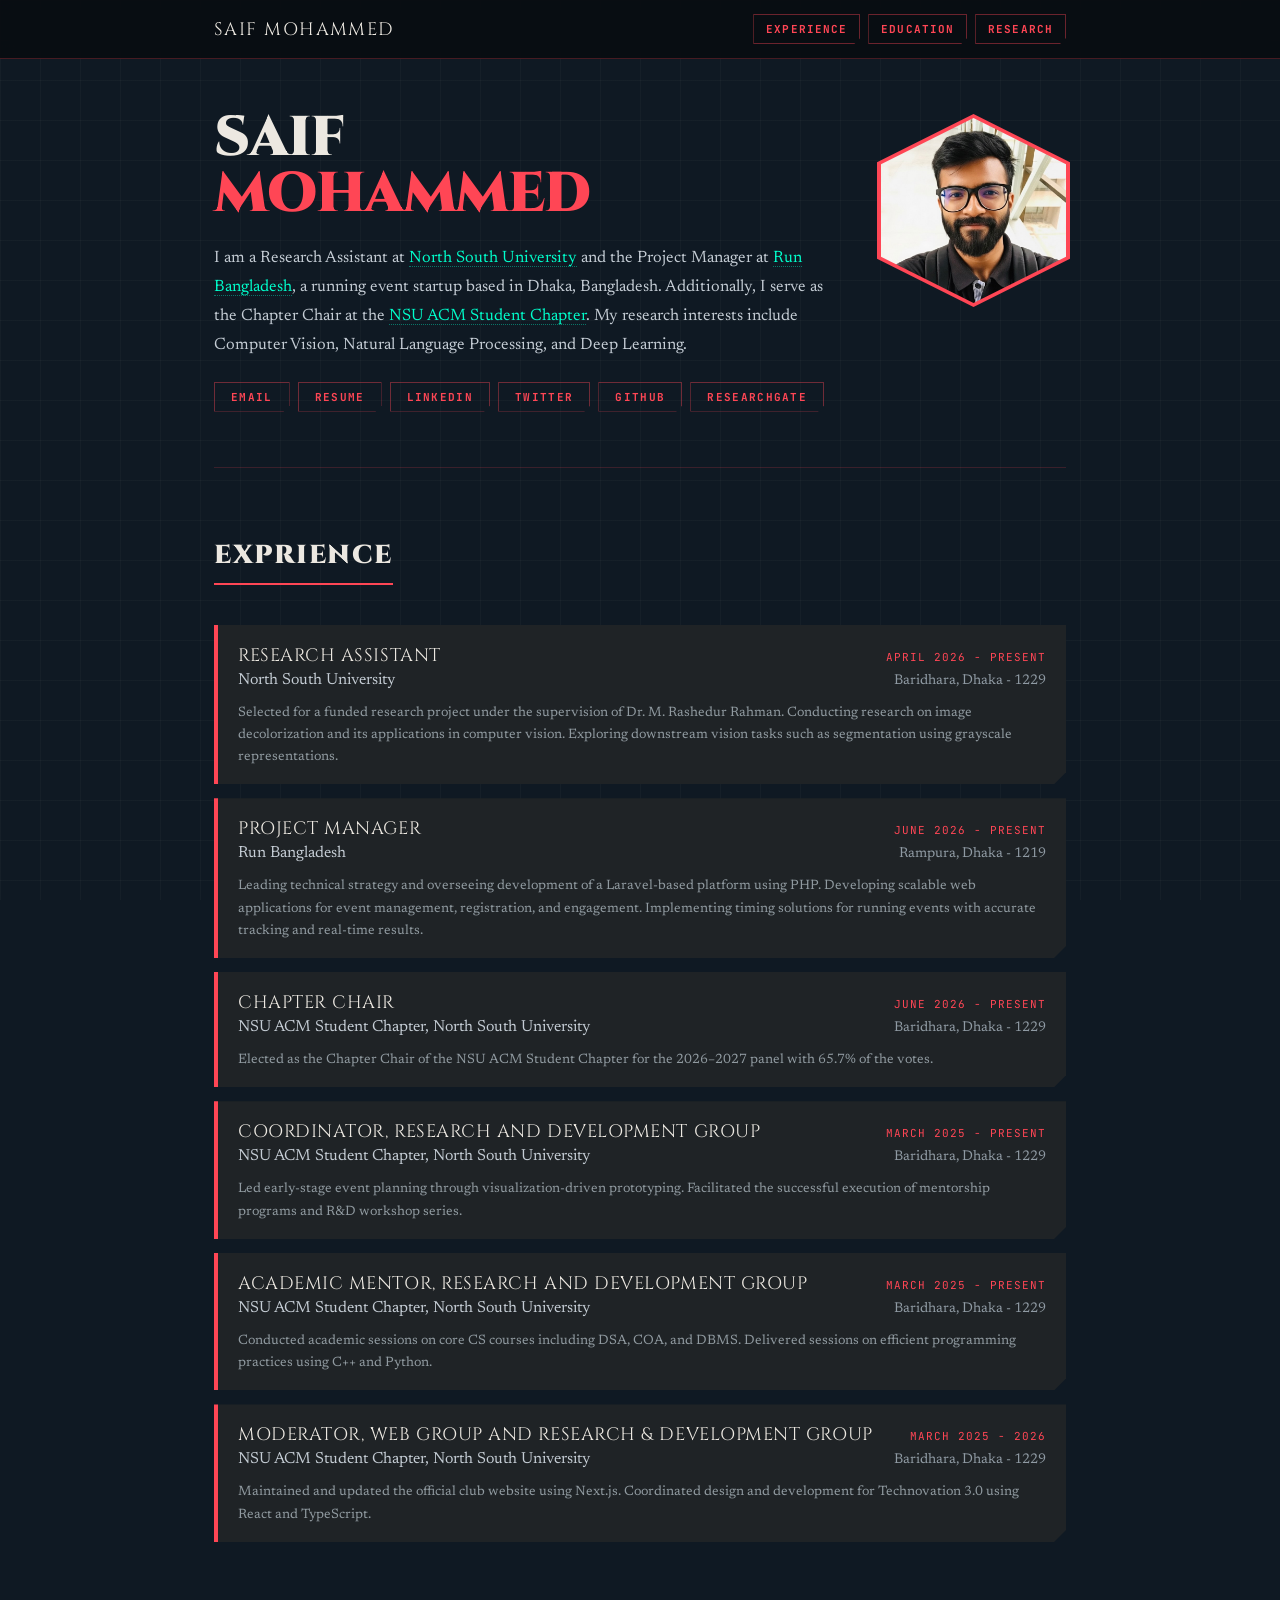
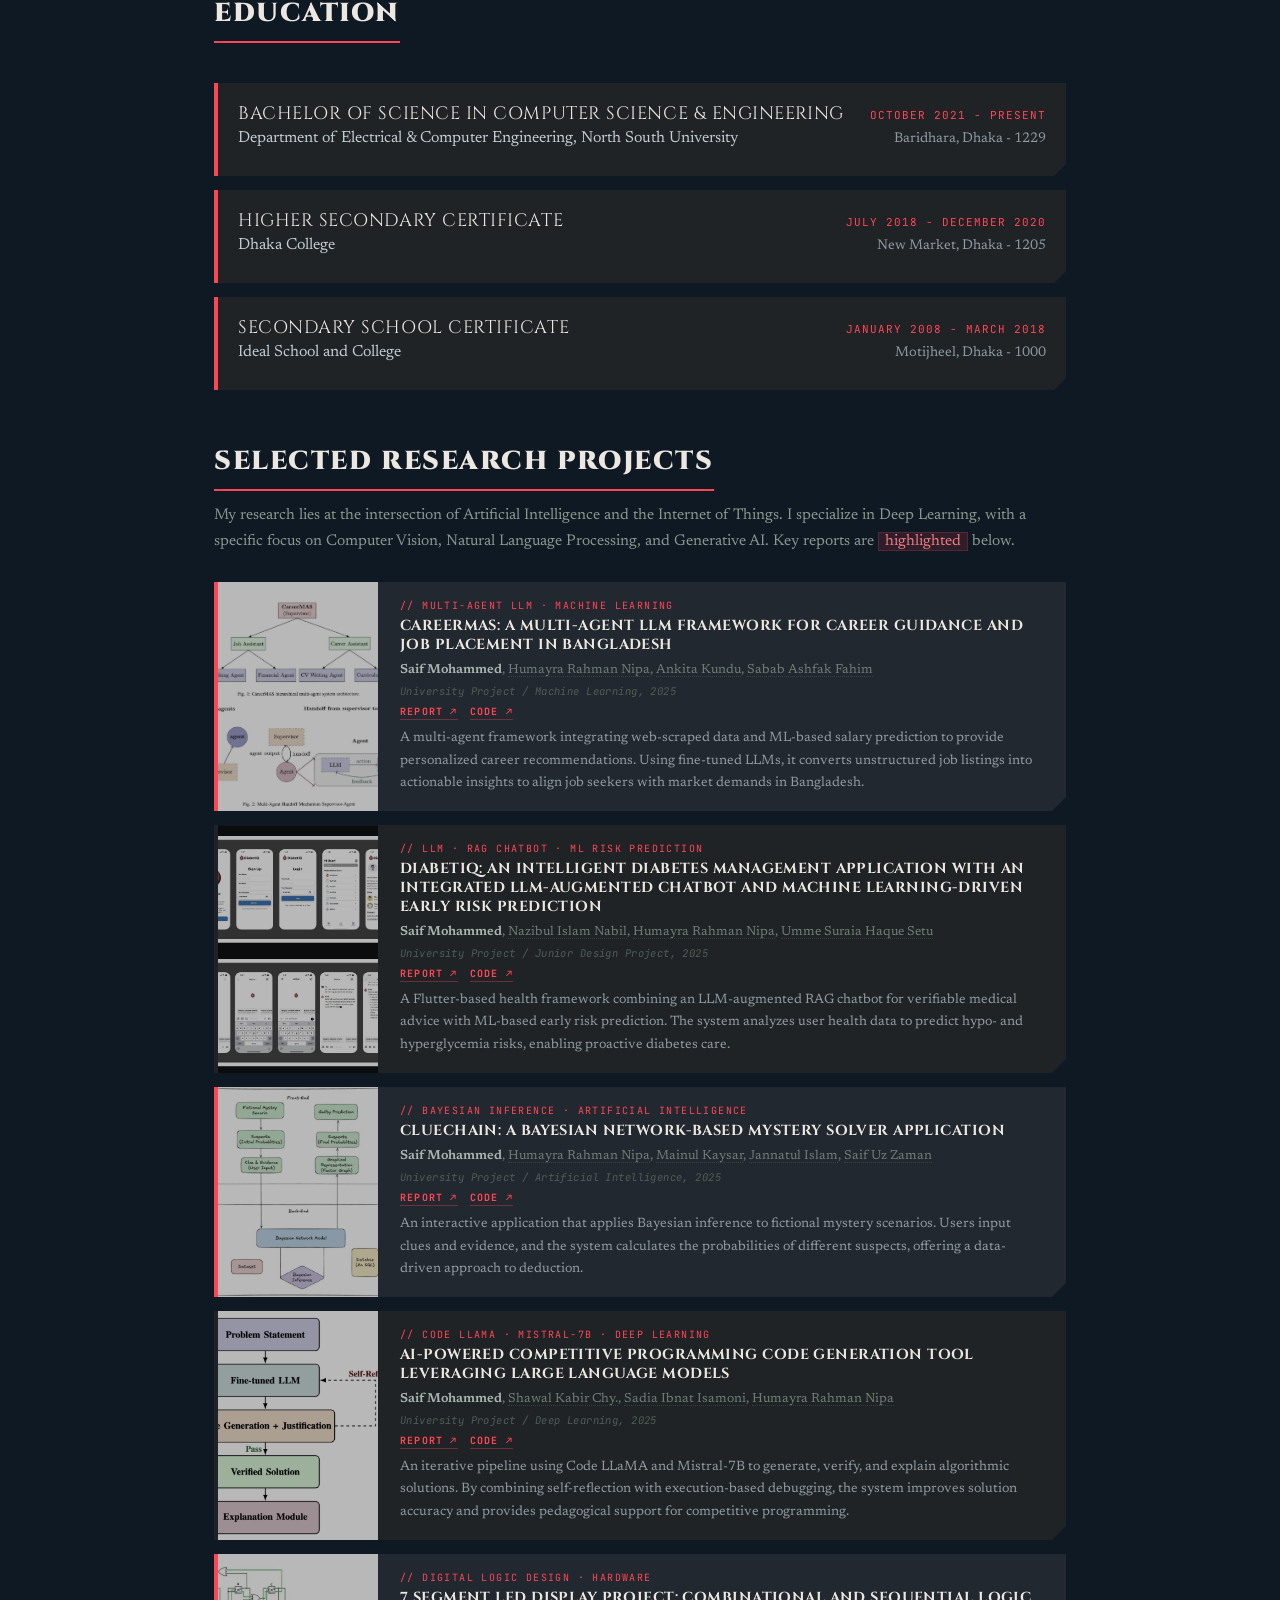
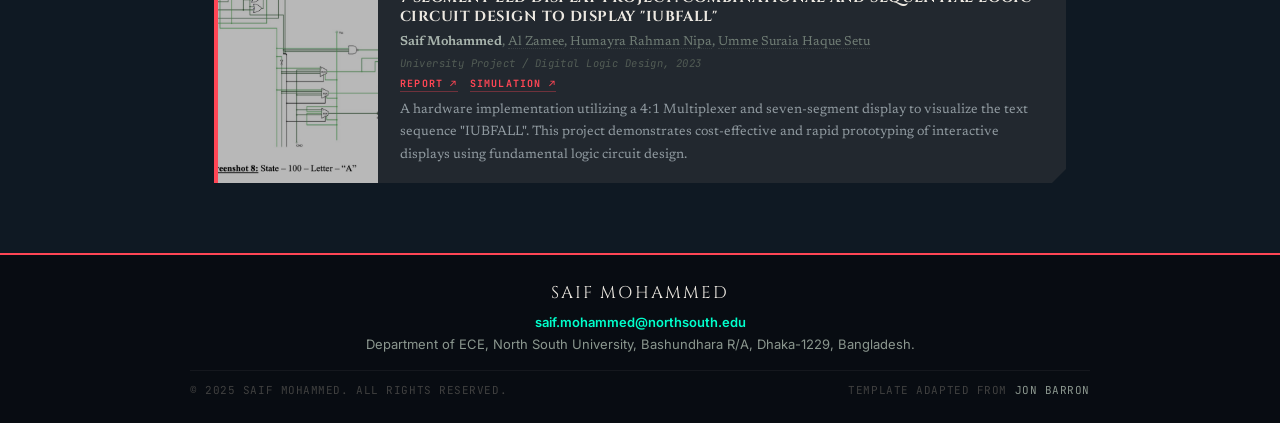
<file: index.html>
<!DOCTYPE html>
<html lang="en">
<head>
<meta charset="UTF-8"/>
<meta name="viewport" content="width=device-width, initial-scale=1.0"/>
<title>Saif Mohammed</title>
<link rel="icon" href="data/_.jpeg" type="image/jpeg"/>
<link href="https://fonts.googleapis.com/css2?family=Cinzel:wght@400;600;700;900&family=Inter:wght@400;500;600;700;900&family=Newsreader:opsz,wght@6..72,400;6..72,500;6..72,600&family=JetBrains+Mono:wght@400;700&display=swap" rel="stylesheet"/>
<!-- <style>

/* =========================================================
   RESET & VARIABLES
   ========================================================= */
*, *::before, *::after { box-sizing: border-box; margin: 0; padding: 0; }

:root {
  /* Valorant Palette — carried from NSU ACM Technovation 3.0 */
  --val-red:    #ff4655;
  --val-dark:   #0f1923;
  --val-black:  #111111;
  --val-light:  #ece8e1;
  --val-grey:   #1f2326;
  --val-muted:  #8b978f;
  --radianite:  #00ffcc;

  /* Font Stack — same as Technovation page */
  --font-header: 'Trajan Pro', 'Cinzel', serif;   /* Display / Headers  */
  --font-serif:  'Newsreader', 'Charter', Georgia, serif; /* Body / Reading    */
  --font-sans:   'Inter', system-ui, sans-serif;  /* UI / Labels       */
  --font-mono:   'JetBrains Mono', monospace;     /* Tags / Code       */
  --nav-offset: 92px;
}

html {
  scroll-behavior: smooth;
  scroll-padding-top: var(--nav-offset);
}

body {
  font-family: var(--font-sans);
  background: var(--val-dark);
  color: var(--val-light);
  margin: 0;
  overflow-x: hidden;
}

/* =========================================================
   TACTICAL GRID BACKGROUND
   ========================================================= */
body::before {
  content: '';
  position: fixed; inset: 0; z-index: 0;
  background-image:
    linear-gradient(rgba(236, 232, 225, 0.03) 1px, transparent 1px),
    linear-gradient(90deg, rgba(236, 232, 225, 0.03) 1px, transparent 1px);
  background-size: 40px 40px;
  pointer-events: none;
}

/* =========================================================
   RADIANITE CUBE PARTICLES
   ========================================================= */
.radianite-particles {
  position: fixed; inset: 0; z-index: 0;
  pointer-events: none; overflow: hidden;
}
.cube {
  position: absolute; bottom: -50px;
  background: rgba(0, 255, 204, 0.07);
  border: 1px solid rgba(0, 255, 204, 0.22);
  box-shadow: 0 0 10px rgba(0, 255, 204, 0.12);
  animation: float-up linear infinite;
}
@keyframes float-up {
  0%   { transform: translateX(0) translateY(0) scale(0.5) rotate(0deg); opacity: 0; }
  20%  { opacity: 0.8; }
  80%  { opacity: 0.8; }
  100% { transform: translateX(var(--dx)) translateY(-100vh) scale(1.5) rotate(360deg); opacity: 0; }
}

/* =========================================================
   SITE WRAPPER & LAYOUT
   ========================================================= */
.site-wrapper {
  position: relative;
  z-index: 1;
  max-width: 900px;
  margin: 0 auto;
  padding: calc(var(--nav-offset) + 18px) 24px 0;
}

section[id] {
  scroll-margin-top: calc(var(--nav-offset) + 8px);
}

/* =========================================================
   NAVBAR
   ========================================================= */
.top-nav {
  position: fixed;
  top: 0;
  left: 0;
  width: 100%;
  z-index: 20;
  background: rgba(9, 13, 18, 0.94);
  border-bottom: 1px solid rgba(255, 70, 85, 0.25);
  backdrop-filter: blur(8px);
}
.top-nav-inner {
  max-width: 900px;
  margin: 0 auto;
  padding: 14px 24px;
  display: flex;
  align-items: center;
  justify-content: space-between;
  gap: 16px;
}
.nav-brand {
  font-family: var(--font-header);
  font-size: 18px;
  color: var(--val-light);
  text-decoration: none;
  letter-spacing: 0.08em;
  text-transform: uppercase;
  white-space: nowrap;
}
.nav-links {
  display: flex;
  align-items: center;
  gap: 8px;
}
.nav-links a {
  font-family: var(--font-mono);
  font-size: 11px;
  font-weight: 700;
  color: var(--val-red);
  text-decoration: none;
  text-transform: uppercase;
  letter-spacing: 0.1em;
  border: 1px solid rgba(255, 70, 85, 0.4);
  padding: 7px 12px;
  clip-path: polygon(0 0, 100% 0, 100% calc(100% - 6px), calc(100% - 6px) 100%, 0 100%);
  transition: all 0.25s ease;
}
.nav-links a:hover {
  color: var(--val-dark);
  background: var(--val-red);
}
.nav-toggle {
  display: none;
  background: transparent;
  border: 1px solid rgba(255, 70, 85, 0.55);
  width: 42px;
  height: 42px;
  align-items: center;
  justify-content: center;
  cursor: pointer;
}
.nav-toggle span {
  position: relative;
  width: 18px;
  height: 2px;
  background: var(--val-red);
  display: block;
}
.nav-toggle span::before,
.nav-toggle span::after {
  content: '';
  position: absolute;
  left: 0;
  width: 18px;
  height: 2px;
  background: var(--val-red);
}
.nav-toggle span::before { top: -6px; }
.nav-toggle span::after { top: 6px; }

/* =========================================================
   HERO / BIO SECTION
   ========================================================= */
.bio-section {
  display: flex;
  gap: 55px;
  align-items: flex-start;
  margin-bottom: 70px;
  padding-bottom: 55px;
  border-bottom: 1px solid rgba(255, 70, 85, 0.18);
}

.bio-text { flex: 1; }

.bio-eyebrow {
  font-family: var(--font-mono);
  font-size: 11px;
  color: var(--val-red);
  letter-spacing: 0.2em;
  text-transform: uppercase;
  display: block;
  margin-bottom: 14px;
}

.bio-name {
  font-family: var(--font-header);
  font-size: clamp(34px, 5.5vw, 56px);
  font-weight: 900;
  color: var(--val-light);
  line-height: 1;
  letter-spacing: -0.02em;
  text-transform: uppercase;
  margin-bottom: 22px;
}
.bio-name .name-first {
  color: var(--val-light);
}
.bio-name .name-second {
  color: var(--val-red);
}

.bio-intro {
  font-family: var(--font-serif);
  font-size: 16.5px;
  color: #c5cdd5;
  line-height: 1.75;
  margin-bottom: 22px;
}
.bio-intro a {
  color: var(--radianite);
  text-decoration: none;
  border-bottom: 1px dotted rgba(0, 255, 204, 0.4);
  transition: all 0.2s;
}
.bio-intro a:hover {
  color: #fff;
  border-bottom-color: rgba(255,255,255,0.6);
}

/* Interest Tags */
.interest-tags {
  display: flex;
  flex-wrap: wrap;
  gap: 7px;
  margin-bottom: 24px;
}
.interest-tag {
  font-family: var(--font-serif);
  font-size: 15px;
  color: var(--val-light);
  border: none;
  padding: 0;
  text-transform: none;
  letter-spacing: 0;
  clip-path: none;
  transition: all 0.2s;
  cursor: default;
  display: inline;
}
.interest-tag:hover {
  color: var(--val-light);
  border-color: transparent;
}

/* Profile Links */
.profile-links {
  display: flex;
  flex-wrap: wrap;
  gap: 8px;
}
.profile-links a {
  font-family: var(--font-mono);
  font-size: 11px;
  font-weight: 700;
  color: var(--val-red);
  text-decoration: none;
  text-transform: uppercase;
  letter-spacing: 0.12em;
  border: 1px solid rgba(255, 70, 85, 0.4);
  padding: 7px 16px;
  clip-path: polygon(0 0, 100% 0, 100% calc(100% - 6px), calc(100% - 6px) 100%, 0 100%);
  transition: all 0.25s ease;
  position: relative;
  overflow: hidden;
}
.profile-links a::before {
  content: '';
  position: absolute;
  inset: 0;
  background: var(--val-red);
  transform: scaleX(0);
  transform-origin: left;
  transition: transform 0.25s ease;
  z-index: -1;
}
.profile-links a:hover { color: var(--val-dark); }
.profile-links a:hover::before { transform: scaleX(1); }

/* =========================================================
   PROFILE PHOTO — HEXAGONAL FRAME
   ========================================================= */
.bio-photo-col {
  flex-shrink: 0;
  width: 185px;
  display: flex;
  flex-direction: column;
  align-items: center;
  gap: 14px;
  padding-top: 8px;
}

.photo-hex-frame {
  position: relative;
  width: 185px;
  height: 185px;
}
.photo-hex-ring {
  position: absolute;
  inset: -4px;
  background: var(--val-red);
  clip-path: polygon(50% 0%, 100% 25%, 100% 75%, 50% 100%, 0% 75%, 0% 25%);
  animation: pulse-ring 3s ease-in-out infinite alternate;
}
@keyframes pulse-ring {
  from { filter: drop-shadow(0 0 6px rgba(255, 70, 85, 0.5)); }
  to   { filter: drop-shadow(0 0 22px rgba(255, 70, 85, 0.9)); }
}
.bio-photo {
  position: relative;
  display: block;
  width: 185px;
  height: 185px;
  object-fit: cover;
  clip-path: polygon(50% 0%, 100% 25%, 100% 75%, 50% 100%, 0% 75%, 0% 25%);
}

/* =========================================================
   SECTION HEADER
   ========================================================= */
.section-header {
  margin-bottom: 28px;
}
.section-eyebrow {
  font-family: var(--font-mono);
  font-size: 11px;
  color: var(--val-red);
  letter-spacing: 0.2em;
  text-transform: uppercase;
  display: block;
  margin-bottom: 6px;
}
.section-title {
  font-family: var(--font-header);
  font-size: 26px;
  font-weight: 900;
  color: var(--val-light);
  text-transform: uppercase;
  letter-spacing: 0.06em;
  border-bottom: 2px solid var(--val-red);
  padding-bottom: 10px;
  display: inline-block;
  margin-bottom: 12px;
}
.section-desc {
  font-family: var(--font-serif);
  font-size: 15.5px;
  color: var(--val-muted);
  line-height: 1.65;
}
.section-desc .highlight {
  background: rgba(255, 70, 85, 0.13);
  color: #f07b85;
  padding: 1px 6px;
  font-style: normal;
  border: 1px solid rgba(255, 70, 85, 0.2);
}

/* =========================================================
   EXPERIENCE & EDUCATION ENTRIES
   ========================================================= */
.section-block {
  margin-bottom: 54px;
}
.entries-list {
  display: flex;
  flex-direction: column;
  gap: 14px;
}
.entry-card {
  background: var(--val-grey);
  border-left: 4px solid var(--val-red);
  padding: 18px 20px 16px;
  clip-path: polygon(0 0, 100% 0, 100% calc(100% - 12px), calc(100% - 12px) 100%, 0 100%);
  transition: transform 0.25s ease, background 0.25s ease;
}
.entry-card:hover {
  background: #272d35;
  transform: translateX(4px);
}
.entry-head {
  display: flex;
  justify-content: space-between;
  align-items: baseline;
  gap: 16px;
  flex-wrap: wrap;
  margin-bottom: 4px;
}
.entry-title {
  font-family: var(--font-header);
  font-size: 18px;
  color: var(--val-light);
  text-transform: uppercase;
  letter-spacing: 0.03em;
}
.entry-date {
  font-family: var(--font-mono);
  font-size: 11px;
  color: var(--val-red);
  letter-spacing: 0.09em;
  text-transform: uppercase;
}
.entry-org {
  font-family: var(--font-serif);
  font-size: 16px;
  color: #c5cdd5;
  margin-bottom: 1px;
}
.entry-location {
  font-family: var(--font-serif);
  font-size: 14px;
  color: #8f9aa3;
  margin-bottom: 10px;
}
.entry-bullets {
  margin-left: 18px;
  color: #a8b4ad;
}
.entry-bullets li {
  font-family: var(--font-serif);
  font-size: 14.5px;
  line-height: 1.6;
  margin-bottom: 4px;
}

/* =========================================================
   PROJECT CARDS
   ========================================================= */
.projects-list {
  display: flex;
  flex-direction: column;
  gap: 14px;
  margin-bottom: 30px;
}

.project-card {
  display: flex;
  background: var(--val-grey);
  position: relative;
  clip-path: polygon(0 0, 100% 0, 100% calc(100% - 14px), calc(100% - 14px) 100%, 0 100%);
  border-left: 4px solid transparent;
  transition: all 0.3s cubic-bezier(0.25, 0.8, 0.25, 1);
  overflow: hidden;
}
/* Hover shine */
.project-card::after {
  content: '';
  position: absolute; inset: 0;
  background: linear-gradient(135deg, transparent 88%, rgba(255, 70, 85, 0.07) 100%);
  pointer-events: none; opacity: 0; transition: opacity 0.3s;
}
/* Featured = highlighted projects from original (bgcolor="#ffffd0") */
.project-card.featured {
  border-left: 4px solid var(--val-red);
  background: #22282f;
}
.project-card:hover {
  background: #272d35;
  border-left: 4px solid var(--val-red);
  transform: translateX(6px);
}
.project-card:hover::after { opacity: 1; }

/* Thumbnail */
.project-thumb {
  width: 160px;
  min-width: 160px;
  overflow: hidden;
  background: #161c22;
}
.project-thumb img {
  width: 100%;
  height: 100%;
  object-fit: cover;
  display: block;
  filter: saturate(0.45) brightness(0.72);
  transition: filter 0.4s ease, transform 0.4s ease;
}
.project-card:hover .project-thumb img {
  filter: saturate(0.85) brightness(0.88);
  transform: scale(1.04);
}

/* Content */
.project-content {
  padding: 17px 22px;
  flex: 1;
  display: flex;
  flex-direction: column;
  gap: 5px;
  min-width: 0;
}

.project-category {
  font-family: var(--font-mono);
  font-size: 10px;
  color: var(--val-red);
  text-transform: uppercase;
  letter-spacing: 0.14em;
}

.project-title {
  font-family: var(--font-header);
  font-size: 14.5px;
  font-weight: 700;
  color: var(--val-light);
  line-height: 1.3;
  text-decoration: none;
  text-transform: uppercase;
  letter-spacing: 0.03em;
  transition: color 0.2s;
  display: block;
}
.project-title:hover { color: var(--val-red); }

.project-authors {
  font-family: var(--font-serif);
  font-size: 13px;
  color: #707d75;
  line-height: 1.5;
}
.project-authors strong {
  color: #a8b4ad;
  font-style: normal;
  font-weight: 600;
}
.project-authors a {
  color: #707d75;
  text-decoration: none;
  border-bottom: 1px dotted rgba(112, 125, 117, 0.3);
  transition: all 0.2s;
}
.project-authors a:hover {
  color: var(--radianite);
  border-bottom-color: var(--radianite);
}

.project-venue {
  font-family: var(--font-mono);
  font-size: 10.5px;
  color: #525c55;
  letter-spacing: 0.04em;
  font-style: italic;
}

.project-links {
  display: flex;
  gap: 12px;
  flex-wrap: wrap;
  margin-top: 2px;
}
.project-links a {
  font-family: var(--font-mono);
  font-size: 10px;
  font-weight: 700;
  color: var(--val-red);
  text-decoration: none;
  text-transform: uppercase;
  letter-spacing: 0.12em;
  border-bottom: 1px solid rgba(255, 70, 85, 0.35);
  padding-bottom: 1px;
  transition: all 0.2s;
}
.project-links a:hover {
  color: var(--val-light);
  border-bottom-color: rgba(236, 232, 225, 0.5);
}

.project-desc {
  font-family: var(--font-serif);
  font-size: 13.5px;
  color: #909aa0;
  line-height: 1.65;
  margin-top: 2px;
}

/* =========================================================
   BOTTOM BAR / FOOTER
   ========================================================= */
.bottom-bar {
  width: 100vw;
  position: relative;
  left: 50%;
  margin-left: -50vw;
  background: rgba(9, 13, 18, 0.97);
  border-top: 2px solid var(--val-red);
  padding: 26px 20px;
  text-align: center;
  margin-top: 70px;
  z-index: 2;
}
.bb-content {
  max-width: 900px;
  margin: 0 auto;
}
.bb-name {
  font-family: var(--font-header);
  font-size: 17px;
  color: var(--val-light);
  letter-spacing: 0.12em;
  text-transform: uppercase;
  margin-bottom: 7px;
}
.bb-contact {
  font-size: 13px;
  color: var(--val-muted);
  margin-bottom: 15px;
  line-height: 1.7;
}
.bb-contact a {
  color: var(--radianite);
  text-decoration: none;
  font-weight: 600;
}
.bb-contact a:hover { text-decoration: underline; }
.bb-copyright {
  font-family: var(--font-mono);
  font-size: 11px;
  color: #404040;
  border-top: 1px solid rgba(255, 255, 255, 0.05);
  padding-top: 12px;
  display: flex;
  justify-content: space-between;
  flex-wrap: wrap;
  gap: 8px;
  text-transform: uppercase;
  letter-spacing: 0.05em;
}
.bb-copyright span { color: var(--val-muted); }
.bb-copyright a {
  color: var(--val-muted);
  text-decoration: none;
}
.bb-copyright a:hover { color: var(--val-light); }

/* =========================================================
   CUSTOM SCROLLBAR
   ========================================================= */
::-webkit-scrollbar { width: 4px; }
::-webkit-scrollbar-track { background: var(--val-dark); }
::-webkit-scrollbar-thumb { background: var(--val-red); border-radius: 2px; }

/* =========================================================
   RESPONSIVE
   ========================================================= */
@media (max-width: 700px) {
  :root {
    --nav-offset: 78px;
  }
  .site-wrapper { padding: calc(var(--nav-offset) + 10px) 16px 0; }
  .top-nav-inner {
    padding: 10px 16px;
  }
  .nav-brand {
    font-size: 16px;
  }
  .nav-toggle {
    display: inline-flex;
  }
  .nav-links {
    position: absolute;
    top: 100%;
    left: 0;
    right: 0;
    background: rgba(15, 25, 35, 0.98);
    border-bottom: 1px solid rgba(255, 70, 85, 0.25);
    padding: 12px 16px 14px;
    display: none;
    flex-direction: column;
    align-items: stretch;
    gap: 8px;
  }
  .nav-links.open {
    display: flex;
  }
  .nav-links a {
    text-align: center;
  }
  .bio-section {
    flex-direction: column-reverse;
    align-items: center;
    gap: 30px;
    text-align: center;
  }
  .bio-photo-col { width: 150px; }
  .photo-hex-frame { width: 150px; height: 150px; }
  .photo-hex-ring { inset: -3px; }
  .bio-photo { width: 150px; height: 150px; }
  .interest-tags { justify-content: center; }
  .profile-links { justify-content: center; }
  .entry-head {
    flex-direction: column;
    align-items: flex-start;
    gap: 3px;
  }
  .project-card { flex-direction: column; }
  .project-thumb {
    width: 100%; min-width: unset;
    height: 130px;
  }
}

</style> -->

<style>

/* =========================================================
   RESET & VARIABLES
   ========================================================= */
*, *::before, *::after { box-sizing: border-box; margin: 0; padding: 0; }

:root {
  /* Valorant Palette — carried from NSU ACM Technovation 3.0 */
  --val-red:    #ff4655;
  --val-dark:   #0f1923;
  --val-black:  #111111;
  --val-light:  #ece8e1;
  --val-grey:   #1f2326;
  --val-muted:  #8b978f;
  --radianite:  #00ffcc;

  /* Font Stack — same as Technovation page */
  --font-header: 'Trajan Pro', 'Cinzel', serif;   /* Display / Headers  */
  --font-serif:  'Newsreader', 'Charter', Georgia, serif; /* Body / Reading    */
  --font-sans:   'Inter', system-ui, sans-serif;  /* UI / Labels       */
  --font-mono:   'JetBrains Mono', monospace;     /* Tags / Code       */
  --nav-offset: 92px;
}

html {
  scroll-behavior: smooth;
  scroll-padding-top: var(--nav-offset);
}

body {
  font-family: var(--font-sans);
  background: var(--val-dark);
  color: var(--val-light);
  margin: 0;
  overflow-x: hidden;
}

/* =========================================================
   TACTICAL GRID BACKGROUND
   ========================================================= */
body::before {
  content: '';
  position: fixed; inset: 0; z-index: 0;
  background-image:
    linear-gradient(rgba(236, 232, 225, 0.03) 1px, transparent 1px),
    linear-gradient(90deg, rgba(236, 232, 225, 0.03) 1px, transparent 1px);
  background-size: 40px 40px;
  pointer-events: none;
}

/* =========================================================
   RADIANITE CUBE PARTICLES
   ========================================================= */
.radianite-particles {
  position: fixed; inset: 0; z-index: 0;
  pointer-events: none; overflow: hidden;
}
.cube {
  position: absolute; bottom: -50px;
  background: rgba(0, 255, 204, 0.07);
  border: 1px solid rgba(0, 255, 204, 0.22);
  box-shadow: 0 0 10px rgba(0, 255, 204, 0.12);
  animation: float-up linear infinite;
}
@keyframes float-up {
  0%   { transform: translateX(0) translateY(0) scale(0.5) rotate(0deg); opacity: 0; }
  20%  { opacity: 0.8; }
  80%  { opacity: 0.8; }
  100% { transform: translateX(var(--dx)) translateY(-100vh) scale(1.5) rotate(360deg); opacity: 0; }
}

/* =========================================================
   SITE WRAPPER & LAYOUT
   ========================================================= */
.site-wrapper {
  position: relative;
  z-index: 1;
  max-width: 900px;
  margin: 0 auto;
  padding: calc(var(--nav-offset) + 18px) 24px 0;
}

section[id] {
  scroll-margin-top: calc(var(--nav-offset) + 8px);
}

/* =========================================================
   NAVBAR
   ========================================================= */
.top-nav {
  position: fixed;
  top: 0;
  left: 0;
  width: 100%;
  z-index: 20;
  background: rgba(9, 13, 18, 0.94);
  border-bottom: 1px solid rgba(255, 70, 85, 0.25);
  backdrop-filter: blur(8px);
}
.top-nav-inner {
  max-width: 900px;
  margin: 0 auto;
  padding: 14px 24px;
  display: flex;
  align-items: center;
  justify-content: space-between;
  gap: 16px;
}
.nav-brand {
  font-family: var(--font-header);
  font-size: 18px;
  color: var(--val-light);
  text-decoration: none;
  letter-spacing: 0.08em;
  text-transform: uppercase;
  white-space: nowrap;
}
.nav-links {
  display: flex;
  align-items: center;
  gap: 8px;
}
.nav-links a {
  font-family: var(--font-mono);
  font-size: 11px;
  font-weight: 700;
  color: var(--val-red);
  text-decoration: none;
  text-transform: uppercase;
  letter-spacing: 0.1em;
  border: 1px solid rgba(255, 70, 85, 0.4);
  padding: 7px 12px;
  clip-path: polygon(0 0, 100% 0, 100% calc(100% - 6px), calc(100% - 6px) 100%, 0 100%);
  transition: all 0.25s ease;
}
.nav-links a:hover {
  color: var(--val-dark);
  background: var(--val-red);
}
.nav-toggle {
  display: none;
  background: transparent;
  border: 1px solid rgba(255, 70, 85, 0.55);
  width: 42px;
  height: 42px;
  align-items: center;
  justify-content: center;
  cursor: pointer;
}
.nav-toggle span {
  position: relative;
  width: 18px;
  height: 2px;
  background: var(--val-red);
  display: block;
}
.nav-toggle span::before,
.nav-toggle span::after {
  content: '';
  position: absolute;
  left: 0;
  width: 18px;
  height: 2px;
  background: var(--val-red);
}
.nav-toggle span::before { top: -6px; }
.nav-toggle span::after { top: 6px; }

/* =========================================================
   HERO / BIO SECTION
   ========================================================= */
.bio-section {
  display: flex;
  gap: 55px;
  align-items: flex-start;
  margin-bottom: 70px;
  padding-bottom: 55px;
  border-bottom: 1px solid rgba(255, 70, 85, 0.18);
}

.bio-text { flex: 1; }

.bio-eyebrow {
  font-family: var(--font-mono);
  font-size: 11px;
  color: var(--val-red);
  letter-spacing: 0.2em;
  text-transform: uppercase;
  display: block;
  margin-bottom: 14px;
}

.bio-name {
  font-family: var(--font-header);
  font-size: clamp(34px, 5.5vw, 56px);
  font-weight: 900;
  color: var(--val-light);
  line-height: 1;
  letter-spacing: -0.02em;
  text-transform: uppercase;
  margin-bottom: 22px;
}
.bio-name .name-first {
  color: var(--val-light);
}
.bio-name .name-second {
  color: var(--val-red);
}

.bio-intro {
  font-family: var(--font-serif);
  font-size: 16.5px;
  color: #c5cdd5;
  line-height: 1.75;
  margin-bottom: 22px;
}
.bio-intro a {
  color: var(--radianite);
  text-decoration: none;
  border-bottom: 1px dotted rgba(0, 255, 204, 0.4);
  transition: all 0.2s;
}
.bio-intro a:hover {
  color: #fff;
  border-bottom-color: rgba(255,255,255,0.6);
}

/* Interest Tags */
.interest-tags {
  display: flex;
  flex-wrap: wrap;
  gap: 7px;
  margin-bottom: 24px;
}
.interest-tag {
  font-family: var(--font-serif);
  font-size: 15px;
  color: var(--val-light);
  border: none;
  padding: 0;
  text-transform: none;
  letter-spacing: 0;
  clip-path: none;
  transition: all 0.2s;
  cursor: default;
  display: inline;
}
.interest-tag:hover {
  color: var(--val-light);
  border-color: transparent;
}

/* Profile Links */
.profile-links {
  display: flex;
  flex-wrap: wrap;
  gap: 8px;
}
.profile-links a {
  font-family: var(--font-mono);
  font-size: 11px;
  font-weight: 700;
  color: var(--val-red);
  text-decoration: none;
  text-transform: uppercase;
  letter-spacing: 0.12em;
  border: 1px solid rgba(255, 70, 85, 0.4);
  padding: 7px 16px;
  clip-path: polygon(0 0, 100% 0, 100% calc(100% - 6px), calc(100% - 6px) 100%, 0 100%);
  transition: all 0.25s ease;
  position: relative;
  overflow: hidden;
}
.profile-links a::before {
  content: '';
  position: absolute;
  inset: 0;
  background: var(--val-red);
  transform: scaleX(0);
  transform-origin: left;
  transition: transform 0.25s ease;
  z-index: -1;
}
.profile-links a:hover { color: var(--val-dark); }
.profile-links a:hover::before { transform: scaleX(1); }

/* =========================================================
   PROFILE PHOTO — HEXAGONAL FRAME
   ========================================================= */
.bio-photo-col {
  flex-shrink: 0;
  width: 185px;
  display: flex;
  flex-direction: column;
  align-items: center;
  gap: 14px;
  padding-top: 8px;
}

.photo-hex-frame {
  position: relative;
  width: 185px;
  height: 185px;
}
.photo-hex-ring {
  position: absolute;
  inset: -4px;
  background: var(--val-red);
  clip-path: polygon(50% 0%, 100% 25%, 100% 75%, 50% 100%, 0% 75%, 0% 25%);
  animation: pulse-ring 3s ease-in-out infinite alternate;
}
@keyframes pulse-ring {
  from { filter: drop-shadow(0 0 6px rgba(255, 70, 85, 0.5)); }
  to   { filter: drop-shadow(0 0 22px rgba(255, 70, 85, 0.9)); }
}
.bio-photo {
  position: relative;
  display: block;
  width: 185px;
  height: 185px;
  object-fit: cover;
  clip-path: polygon(50% 0%, 100% 25%, 100% 75%, 50% 100%, 0% 75%, 0% 25%);
}

/* =========================================================
   SECTION HEADER
   ========================================================= */
.section-header {
  margin-bottom: 28px;
}
.section-eyebrow {
  font-family: var(--font-mono);
  font-size: 11px;
  color: var(--val-red);
  letter-spacing: 0.2em;
  text-transform: uppercase;
  display: block;
  margin-bottom: 6px;
}
.section-title {
  font-family: var(--font-header);
  font-size: 26px;
  font-weight: 900;
  color: var(--val-light);
  text-transform: uppercase;
  letter-spacing: 0.06em;
  border-bottom: 2px solid var(--val-red);
  padding-bottom: 10px;
  display: inline-block;
  margin-bottom: 12px;
}
.section-desc {
  font-family: var(--font-serif);
  font-size: 15.5px;
  color: var(--val-muted);
  line-height: 1.65;
}
.section-desc .highlight {
  background: rgba(255, 70, 85, 0.13);
  color: #f07b85;
  padding: 1px 6px;
  font-style: normal;
  border: 1px solid rgba(255, 70, 85, 0.2);
}

/* =========================================================
   EXPERIENCE & EDUCATION ENTRIES
   ========================================================= */
.section-block {
  margin-bottom: 54px;
}
.entries-list {
  display: flex;
  flex-direction: column;
  gap: 14px;
}
.entry-card {
  background: var(--val-grey);
  border-left: 4px solid var(--val-red);
  padding: 18px 20px 16px;
  clip-path: polygon(0 0, 100% 0, 100% calc(100% - 12px), calc(100% - 12px) 100%, 0 100%);
  transition: transform 0.25s ease, background 0.25s ease;
}
.entry-card:hover {
  background: #272d35;
  transform: translateX(4px);
}
.entry-head {
  display: flex;
  justify-content: space-between;
  align-items: baseline;
  gap: 16px;
  flex-wrap: wrap;
  margin-bottom: 4px;
}
.entry-title {
  font-family: var(--font-header);
  font-size: 18px;
  color: var(--val-light);
  text-transform: uppercase;
  letter-spacing: 0.03em;
}
.entry-date {
  font-family: var(--font-mono);
  font-size: 11px;
  color: var(--val-red);
  letter-spacing: 0.09em;
  text-transform: uppercase;
}
.entry-org {
  font-family: var(--font-serif);
  font-size: 16px;
  color: #c5cdd5;
  margin-bottom: 1px;
}
.entry-location {
  font-family: var(--font-serif);
  font-size: 14px;
  color: #8f9aa3;
  margin-bottom: 10px;
}
.entry-bullets {
  margin-left: 18px;
  color: #a8b4ad;
}
.entry-bullets li {
  font-family: var(--font-serif);
  font-size: 14.5px;
  line-height: 1.6;
  margin-bottom: 4px;
}

/* =========================================================
   PROJECT CARDS
   ========================================================= */
.projects-list {
  display: flex;
  flex-direction: column;
  gap: 14px;
  margin-bottom: 30px;
}

.project-card {
  display: flex;
  background: var(--val-grey);
  position: relative;
  clip-path: polygon(0 0, 100% 0, 100% calc(100% - 14px), calc(100% - 14px) 100%, 0 100%);
  border-left: 4px solid transparent;
  transition: all 0.3s cubic-bezier(0.25, 0.8, 0.25, 1);
  overflow: hidden;
}
/* Hover shine */
.project-card::after {
  content: '';
  position: absolute; inset: 0;
  background: linear-gradient(135deg, transparent 88%, rgba(255, 70, 85, 0.07) 100%);
  pointer-events: none; opacity: 0; transition: opacity 0.3s;
}
/* Featured = highlighted projects from original (bgcolor="#ffffd0") */
.project-card.featured {
  border-left: 4px solid var(--val-red);
  background: #22282f;
}
.project-card:hover {
  background: #272d35;
  border-left: 4px solid var(--val-red);
  transform: translateX(6px);
}
.project-card:hover::after { opacity: 1; }

/* Thumbnail */
.project-thumb {
  width: 160px;
  min-width: 160px;
  overflow: hidden;
  background: #161c22;
}
.project-thumb img {
  width: 100%;
  height: 100%;
  object-fit: cover;
  display: block;
  filter: saturate(0.45) brightness(0.72);
  transition: filter 0.4s ease, transform 0.4s ease;
}
.project-card:hover .project-thumb img {
  filter: saturate(0.85) brightness(0.88);
  transform: scale(1.04);
}

/* Content */
.project-content {
  padding: 17px 22px;
  flex: 1;
  display: flex;
  flex-direction: column;
  gap: 5px;
  min-width: 0;
}

.project-category {
  font-family: var(--font-mono);
  font-size: 10px;
  color: var(--val-red);
  text-transform: uppercase;
  letter-spacing: 0.14em;
}

.project-title {
  font-family: var(--font-header);
  font-size: 14.5px;
  font-weight: 700;
  color: var(--val-light);
  line-height: 1.3;
  text-decoration: none;
  text-transform: uppercase;
  letter-spacing: 0.03em;
  transition: color 0.2s;
  display: block;
}
.project-title:hover { color: var(--val-red); }

.project-authors {
  font-family: var(--font-serif);
  font-size: 13px;
  color: #707d75;
  line-height: 1.5;
}
.project-authors strong {
  color: #a8b4ad;
  font-style: normal;
  font-weight: 600;
}
.project-authors a {
  color: #707d75;
  text-decoration: none;
  border-bottom: 1px dotted rgba(112, 125, 117, 0.3);
  transition: all 0.2s;
}
.project-authors a:hover {
  color: var(--radianite);
  border-bottom-color: var(--radianite);
}

.project-venue {
  font-family: var(--font-mono);
  font-size: 10.5px;
  color: #525c55;
  letter-spacing: 0.04em;
  font-style: italic;
}

.project-links {
  display: flex;
  gap: 12px;
  flex-wrap: wrap;
  margin-top: 2px;
}
.project-links a {
  font-family: var(--font-mono);
  font-size: 10px;
  font-weight: 700;
  color: var(--val-red);
  text-decoration: none;
  text-transform: uppercase;
  letter-spacing: 0.12em;
  border-bottom: 1px solid rgba(255, 70, 85, 0.35);
  padding-bottom: 1px;
  transition: all 0.2s;
}
.project-links a:hover {
  color: var(--val-light);
  border-bottom-color: rgba(236, 232, 225, 0.5);
}

.project-desc {
  font-family: var(--font-serif);
  font-size: 13.5px;
  color: #909aa0;
  line-height: 1.65;
  margin-top: 2px;
}

/* =========================================================
   VISIONS / AGENT CARDS
   ========================================================= */
.grid-4 { 
  display: grid; 
  grid-template-columns: repeat(auto-fit, minmax(220px, 1fr)); 
  gap: 20px; 
  width: 100%; 
  margin-bottom: 40px;
}

.agent-card {
  background: var(--val-grey);
  padding: 25px 20px;
  position: relative;
  transition: all 0.3s cubic-bezier(0.25, 0.8, 0.25, 1);
  clip-path: polygon(0 0, 100% 0, 100% calc(100% - 15px), calc(100% - 15px) 100%, 0 100%);
  border-left: 4px solid transparent;
}

.agent-card::before {
  content: ''; 
  position: absolute; 
  top: 0; left: 0; 
  width: 100%; height: 100%;
  background: linear-gradient(45deg, transparent 95%, rgba(255, 70, 85, 0.2) 100%);
  pointer-events: none; 
  opacity: 0; 
  transition: opacity 0.3s;
}

.agent-card:hover {
  background: #2a2e33;
  border-left: 4px solid var(--val-red);
  transform: translateY(-5px);
}

.agent-card:hover::before { 
  opacity: 1; 
}

.role-class { 
  font-family: var(--font-mono); 
  font-size: 11px; 
  color: var(--val-red); 
  margin-bottom: 5px; 
  text-transform: uppercase; 
}

.role-name { 
  font-family: var(--font-header); 
  font-size: 18px; 
  font-weight: 700; 
  color: #fff; 
  margin-bottom: 10px; 
  text-transform: uppercase; 
}

.role-stack { 
  font-size: 14px; 
  color: var(--val-muted); 
  line-height: 1.5; 
  font-family: var(--font-serif); 
}

/* =========================================================
   BOTTOM BAR / FOOTER
   ========================================================= */
.bottom-bar {
  width: 100vw;
  position: relative;
  left: 50%;
  margin-left: -50vw;
  background: rgba(9, 13, 18, 0.97);
  border-top: 2px solid var(--val-red);
  padding: 26px 20px;
  text-align: center;
  margin-top: 70px;
  z-index: 2;
}
.bb-content {
  max-width: 900px;
  margin: 0 auto;
}
.bb-name {
  font-family: var(--font-header);
  font-size: 17px;
  color: var(--val-light);
  letter-spacing: 0.12em;
  text-transform: uppercase;
  margin-bottom: 7px;
}
.bb-contact {
  font-size: 13px;
  color: var(--val-muted);
  margin-bottom: 15px;
  line-height: 1.7;
}
.bb-contact a {
  color: var(--radianite);
  text-decoration: none;
  font-weight: 600;
}
.bb-contact a:hover { text-decoration: underline; }
.bb-copyright {
  font-family: var(--font-mono);
  font-size: 11px;
  color: #404040;
  border-top: 1px solid rgba(255, 255, 255, 0.05);
  padding-top: 12px;
  display: flex;
  justify-content: space-between;
  flex-wrap: wrap;
  gap: 8px;
  text-transform: uppercase;
  letter-spacing: 0.05em;
}
.bb-copyright span { color: var(--val-muted); }
.bb-copyright a {
  color: var(--val-muted);
  text-decoration: none;
}
.bb-copyright a:hover { color: var(--val-light); }

/* =========================================================
   CUSTOM SCROLLBAR
   ========================================================= */
::-webkit-scrollbar { width: 4px; }
::-webkit-scrollbar-track { background: var(--val-dark); }
::-webkit-scrollbar-thumb { background: var(--val-red); border-radius: 2px; }

/* =========================================================
   RESPONSIVE
   ========================================================= */
@media (max-width: 700px) {
  :root {
    --nav-offset: 78px;
  }
  .site-wrapper { padding: calc(var(--nav-offset) + 10px) 16px 0; }
  .top-nav-inner {
    padding: 10px 16px;
  }
  .nav-brand {
    font-size: 16px;
  }
  .nav-toggle {
    display: inline-flex;
  }
  .nav-links {
    position: absolute;
    top: 100%;
    left: 0;
    right: 0;
    background: rgba(15, 25, 35, 0.98);
    border-bottom: 1px solid rgba(255, 70, 85, 0.25);
    padding: 12px 16px 14px;
    display: none;
    flex-direction: column;
    align-items: stretch;
    gap: 8px;
  }
  .nav-links.open {
    display: flex;
  }
  .nav-links a {
    text-align: center;
  }
  .bio-section {
    flex-direction: column-reverse;
    align-items: center;
    gap: 30px;
    text-align: center;
  }
  .bio-photo-col { width: 150px; }
  .photo-hex-frame { width: 150px; height: 150px; }
  .photo-hex-ring { inset: -3px; }
  .bio-photo { width: 150px; height: 150px; }
  .interest-tags { justify-content: center; }
  .profile-links { justify-content: center; }
  .entry-head {
    flex-direction: column;
    align-items: flex-start;
    gap: 3px;
  }
  .project-card { flex-direction: column; }
  .project-thumb {
    width: 100%; min-width: unset;
    height: 130px;
  }
}
</style>

</head>
<body id="home">

<header class="top-nav">
  <div class="top-nav-inner">
    <a href="#home" class="nav-brand">Saif Mohammed</a>
    <button class="nav-toggle" id="navToggle" aria-label="Toggle navigation" aria-expanded="false" aria-controls="navLinks">
      <span></span>
    </button>
    <nav class="nav-links" id="navLinks">
      <!-- <a href="#visions">Visions</a> -->
      <a href="#experience">Experience</a>
      <a href="#education">Education</a>
      <a href="#research-projects">Research</a>
    </nav>
  </div>
</header>

<!-- ============================================================
     RADIANITE CUBE PARTICLES
     ============================================================ -->
<div class="radianite-particles" id="particles"></div>

<div class="site-wrapper">

  <!-- ==========================================================
       BIO / HERO
       ========================================================== -->
  <section class="bio-section">

    <div class="bio-text">
      <!-- <span class="bio-eyebrow">// CSE Undergraduate &middot; North South University</span> -->
      <h1 class="bio-name"><span class="name-first">Saif</span><br/><span class="name-second">Mohammed</span></h1>

        <p class="bio-intro">
          I am a Research Assistant at 
          <a href="https://www.northsouth.edu/">North South University</a> and the Project Manager at 
          <a href="https://runbangladesh.com/">Run Bangladesh</a>, a running event startup based in Dhaka, Bangladesh. Additionally, I serve as the Chapter Chair at the 
          <a href="https://nsusc.acm.org/">NSU ACM Student Chapter</a>. My research interests include Computer Vision, Natural Language Processing, and Deep Learning.
        </p>

      <div class="profile-links">
        <a href="mailto:saif.mohammed@northsouth.edu">Email</a>
        <a href="data/Saif Mohammed - Resume.pdf">Resume</a>
        <a href="https://www.linkedin.com/in/nipunsaif" target="_blank">LinkedIn</a>
        <a href="https://x.com/nipunsaif" target="_blank">Twitter</a>
        <a href="https://github.com/nipunsaif/" target="_blank">Github</a>
        <a href="https://www.researchgate.net/profile/Saif-Mohammed-18" target="_blank">ResearchGate</a>
      </div>
    </div>

    <div class="bio-photo-col">
      <div class="photo-hex-frame">
        <div class="photo-hex-ring"></div>
        <img src="images/SaifM.jpeg" alt="Saif Mohammed" class="bio-photo"/>
      </div>
    </div>

  </section>
  


<!-- 
<section class="section-block" id="ourvisions">
    <div class="section-header">
      <h2 class="section-title">MY VISIONS FOR THE CHAPTER</h2>
    </div>
<div class="grid-4">
  
  <div class="agent-card">
    <div class="role-class">// Vision 01</div>
    <div class="role-name">Chapter Excellence</div>
    <div class="role-stack">AI Specialization · Software · C1. Activity · C2. Website </div>
  </div>

  <div class="agent-card">
    <div class="role-class">// Vision 02</div>
    <div class="role-name">Hackathons</div>
    <div class="role-stack">INSIGHTX · EDUathon · DLATHON · CVATHON · RAGATHON ·UI Designathon · HealthHack · Hack-Agent</div>
  </div>

  <div class="agent-card">
    <div class="role-class">// Vision 03</div>
    <div class="role-name">Programming Contest</div>
    <div class="role-stack">INECC · IUECC · INPC · IUPC · INPDC · IUPDC</div>
  </div>

  <div class="agent-card">
    <div class="role-class">// Vision 04</div>
    <div class="role-name">Digital Transformation</div>
    <div class="role-stack">Dynamic Website · ACM DB Integration · Activity Tracking · Event Tracking</div>
  </div>


  <div class="agent-card">
    <div class="role-class">// Vision 05</div>
    <div class="role-name">R&D Workshops Series</div>
    <div class="role-stack">Game Development · Ethical Hacking · Cloud Computing · Blockchain & Cryptocurrency · LLMs, MLOps · Git & GitHub · LaTeX · Graphic Design</div>
  </div>

  <div class="agent-card">
    <div class="role-class">// Vision 06</div>
    <div class="role-name">Signature Events</div>
    <div class="role-stack">Hour of AI (Hour of Code) · HackNSU Season 06 · Expert Tech Talks</div>
  </div>

  <div class="agent-card">
    <div class="role-class">// Vision 07</div>
    <div class="role-name">Publication and Research</div>
    <div class="role-stack">Annual ACM Student Chapter Magazine - ABACUS</div>
  </div>

  <div class="agent-card">
    <div class="role-class">// Vision 08</div>
    <div class="role-name">Industry & Professional Engagement</div>
    <div class="role-stack">Sponsorships Management· Tech Career and Job Fairs · Industrial Workshop · Industry Tours</div>
  </div>

  <div class="agent-card">
    <div class="role-class">// Vision 09</div>
    <div class="role-name">Community Building & Member Engagement</div>
    <div class="role-stack">Futsal · Badminton Tournaments · Online Gaming Competitions · Day Tours · Cultural Nights</div>
  </div>

  <div class="agent-card">
    <div class="role-class">// Vision 10</div>
    <div class="role-name">Facility Upgrades</div>
    <div class="role-stack">ACM Room Renovation · Collaborative Hub · Cleaner Environment · Desktops</div>
  </div>
</div> -->
  <!-- </section> -->


<!-- <section class="section-block" id="visions">
    <div class="section-header">
      <h2 class="section-title">ACM VISION X</h2>
    </div>
<div class="grid-4">
  
  <div class="agent-card">
    <div class="role-class">// Vision I</div>
    <div class="role-name">Chapter Excellence Award</div>
    <div class="role-stack">ACM Headquater · AI Specialization · Software · C1. Activity · C2. Website </div>
  </div>

  <div class="agent-card">
    <div class="role-class">// Vision II</div>
    <div class="role-name">Hackathons: AI & Cross-Domain</div>
    <div class="role-stack">INSIGHTX · EDUathon · DLATHON · CVATHON · RAGATHON · UI Designathon · HealthHack · Hack-Agent</div>
  </div>

  <div class="agent-card">
    <div class="role-class">// Vision III</div>
    <div class="role-name">Contests: Programming & Engineering</div>
    <div class="role-stack">INECC · IUECC · INPC · IUPC · INPDC · IUPDC</div>
  </div>

  <div class="agent-card">
    <div class="role-class">// Vision IV</div>
    <div class="role-name">Digital Transformation</div>
    <div class="role-stack">Dynamic Website · ACM DB Integration · Activity Tracking · Event Tracking · Member Management</div>
  </div>

  <div class="agent-card">
    <div class="role-class">// Vision V</div>
    <div class="role-name">R&D Workshop Series</div>
    <div class="role-stack">Game Development · Ethical Hacking · Cloud Computing · Blockchain & Cryptocurrency · LLMs, MLOps · Git & GitHub · LaTeX · Graphic Design</div>
  </div>

  <div class="agent-card">
    <div class="role-class">// Vision VI</div>
    <div class="role-name">Signature Events</div>
    <div class="role-stack">Hour of AI (Hour of Code) · HackNSU Season 06 · DB Hackathon · Expert Tech Talks</div>
  </div>

  <div class="agent-card">
    <div class="role-class">// Vision VII</div>
    <div class="role-name">Publication and Research</div>
    <div class="role-stack">Annual ACM Student Chapter Magazine - ABACUS</div>
  </div>

  <div class="agent-card">
    <div class="role-class">// Vision VIII</div>
    <div class="role-name">Industry & Professional Engagement</div>
    <div class="role-stack">Sponsorship Management · Tech Career and Job Fairs · Industrial Workshops · Industry Tours</div>
  </div>

  <div class="agent-card">
    <div class="role-class">// Vision IX</div>
    <div class="role-name">Community Building & Member Engagement</div>
    <div class="role-stack">Futsal · Badminton Tournaments · Online Gaming Competitions · Day Tours · Cultural · Gala Nights</div>
  </div>

  <div class="agent-card">
    <div class="role-class">// Vision X</div>
    <div class="role-name">Environment & Facility Upgrades</div>
    <div class="role-stack">Clean & Safe Environment · Collaborative Hub · ACM Room Renovation</div>
  </div>
</div>
</section> -->



  <!-- ==========================================================
       EXPRIENCE
       ========================================================== -->
  <section class="section-block" id="experience">
    <div class="section-header">
      <h2 class="section-title">Exprience</h2>
    </div>

    <div class="entries-list">

      <div class="entry-card">
        <div class="entry-head">
          <div class="entry-title">Research Assistant</div>
          <div class="entry-date">April 2026 - Present</div>
        </div>

        <div class="entry-head">
        <div class="entry-org">North South University</div>
        <div class="entry-location">Baridhara, Dhaka - 1229</div>
        </div>
        <div class="project-desc">
          Selected for a funded research project under the supervision of Dr. M. Rashedur Rahman. Conducting research on image decolorization and its applications in computer vision. Exploring downstream vision tasks such as segmentation using grayscale representations.
        </div>
      </div>

      <div class="entry-card">
        <div class="entry-head">
          <div class="entry-title">Project Manager</div>
          <div class="entry-date">June 2026 - Present</div>
        </div>

        <div class="entry-head">
        <div class="entry-org">Run Bangladesh</div>
        <div class="entry-location">Rampura, Dhaka - 1219</div>
        </div>

        <div class="project-desc">
            Leading technical strategy and overseeing development of a Laravel-based platform using PHP. Developing scalable web applications for event management, registration, and engagement. Implementing timing solutions for running events with accurate tracking and real-time results.
        </div>
      </div>


      <div class="entry-card">
        <div class="entry-head">
          <div class="entry-title">Chapter Chair</div>
          <div class="entry-date">June 2026 - Present</div>
        </div>

        <div class="entry-head">
        <div class="entry-org">NSU ACM Student Chapter, North South University</div>
        <div class="entry-location">Baridhara, Dhaka - 1229</div>
        </div>
        <div class="project-desc">
          Elected as the Chapter Chair of the NSU ACM Student Chapter for the 2026–2027 panel with 65.7% of the votes.

        </div>
      </div>


      <div class="entry-card">
        <div class="entry-head">
          <div class="entry-title">Coordinator, Research and Development Group</div>
          <div class="entry-date">March 2025 - Present</div>
        </div>
        
        <div class="entry-head">
        <div class="entry-org">NSU ACM Student Chapter, North South University</div>
        <div class="entry-location">Baridhara, Dhaka - 1229</div>
        </div>

    
        <div class="project-desc">
          Led early-stage event planning through visualization-driven prototyping. Facilitated the successful execution of mentorship programs and R&amp;D workshop series.
        </div>
      </div>

        <div class="entry-card">
        <div class="entry-head">
          <div class="entry-title">Academic Mentor, Research and Development Group</div>
          <div class="entry-date">March 2025 - Present</div>
        </div>

        <div class="entry-head">
        <div class="entry-org">NSU ACM Student Chapter, North South University</div>
        <div class="entry-location">Baridhara, Dhaka - 1229</div>
        </div>
        <div class="project-desc">
          Conducted academic sessions on core CS courses including DSA, COA, and DBMS. Delivered sessions on efficient programming practices using C++ and Python.
        </div>
      </div>

      <div class="entry-card">
        <div class="entry-head">
          <div class="entry-title">Moderator, Web Group and Research & Development Group</div>
          <div class="entry-date">March 2025 - 2026</div>
        </div>

        <div class="entry-head">
        <div class="entry-org">NSU ACM Student Chapter, North South University</div>
        <div class="entry-location">Baridhara, Dhaka - 1229</div>
        </div>

        <div class="project-desc">
          Maintained and updated the official club website using Next.js. Coordinated design and development for Technovation 3.0 using React and TypeScript.
        </div>
      </div>

      <!-- <div class="entry-card">
        <div class="entry-head">
          <div class="entry-title">Academic Mentor, Research and Development Group</div>
          <div class="entry-date">March 2025 - Present</div>
        </div>

        <div class="entry-head">
        <div class="entry-org">NSU ACM Student Chapter, North South University</div>
        <div class="entry-location">Baridhara, Dhaka - 1229</div>
        </div>
        <div class="project-desc">
          Conducted academic sessions on core CS courses including DSA, COA, and DBMS. Delivered sessions on efficient programming practices using C++ and Python.
        </div>
      </div> -->
    </div>
  </section>

  <!-- ==========================================================
       EDUCATION
       ========================================================== -->
  <section class="section-block" id="education">
    <div class="section-header">
      <h2 class="section-title">Education</h2>
    </div>

    <div class="entries-list">
      <div class="entry-card">
        <div class="entry-head">
          <div class="entry-title">Bachelor of Science in Computer Science &amp; Engineering</div>
          <div class="entry-date">October 2021 - Present</div>
        </div>

        <div class="entry-head">
        <div class="entry-org">Department of Electrical &amp; Computer Engineering, North South University</div>
        <div class="entry-location">Baridhara, Dhaka - 1229</div>
        </div>
      </div>

      <div class="entry-card">
        <div class="entry-head">
          <div class="entry-title">Higher Secondary Certificate</div>
          <div class="entry-date">July 2018 - December 2020</div>
        </div>
        
        <div class="entry-head">
        <div class="entry-org">Dhaka College</div>
        <div class="entry-location">New Market, Dhaka - 1205</div>
        </div>
      </div>

      <div class="entry-card">
        <div class="entry-head">
          <div class="entry-title">Secondary School Certificate</div>
          <div class="entry-date">January 2008 - March 2018</div>
        </div>
        <div class="entry-head">
        <div class="entry-org">Ideal School and College</div>
        <div class="entry-location">Motijheel, Dhaka - 1000</div>
        </div>
      </div>
    </div>
  </section>

  <!-- ==========================================================
       SELECTED RESEARCH PROJECTS
       ========================================================== -->
  <section id="research-projects">

    <div class="section-header">
      <h2 class="section-title">Selected Research Projects</h2>
      <p class="section-desc">
        My research lies at the intersection of Artificial Intelligence and the Internet of Things.
        I specialize in Deep Learning, with a specific focus on Computer Vision, Natural Language Processing,
        and Generative AI. Key reports are <span class="highlight">highlighted</span> below.
      </p>
    </div>

    <div class="projects-list">

      <!-- ── CareerMAS ── (featured / highlighted) -->
      <div class="project-card featured">
        <div class="project-thumb">
          <img src="images/CareerMAS.jpeg" alt="CareerMAS"/>
        </div>
        <div class="project-content">
          <div class="project-category">// Multi-Agent LLM &middot; Machine Learning</div>
          <a href="https://www.researchgate.net/publication/395334813_CareerMAS_A_Multi-Agent_LLM_Framework_for_Career_Guidance_and_Job_Placement_in_Bangladesh?channel=doi&linkId=68bd599283031f0e13f289ab&showFulltext=true"
             class="project-title" target="_blank">
            CareerMAS: A Multi-Agent LLM Framework for Career Guidance and Job Placement in Bangladesh
          </a>
          <div class="project-authors">
            <strong>Saif Mohammed</strong>,
            <a href="#">Humayra Rahman Nipa</a>,
            <a href="#">Ankita Kundu</a>,
            <a href="#">Sabab Ashfak Fahim</a>
          </div>
          <div class="project-venue">University Project / Machine Learning, 2025</div>
          <div class="project-links">
            <a href="https://www.researchgate.net/publication/395334813_CareerMAS_A_Multi-Agent_LLM_Framework_for_Career_Guidance_and_Job_Placement_in_Bangladesh?channel=doi&linkId=68bd599283031f0e13f289ab&showFulltext=true" target="_blank">Report ↗</a>
            <a href="https://github.com/nipunsaif/CareerMAS" target="_blank">Code ↗</a>
          </div>
          <div class="project-desc">
            A multi-agent framework integrating web-scraped data and ML-based salary prediction to provide personalized career recommendations. Using fine-tuned LLMs, it converts unstructured job listings into actionable insights to align job seekers with market demands in Bangladesh.
          </div>
        </div>
      </div>

      <!-- ── DiabetIQ ── -->
      <div class="project-card">
        <div class="project-thumb">
          <img src="images/DiabetIQ.jpeg" alt="DiabetIQ"/>
        </div>
        <div class="project-content">
          <div class="project-category">// LLM &middot; RAG Chatbot &middot; ML Risk Prediction</div>
          <a href="https://www.researchgate.net/publication/391479329_DiabetIQ_An_Intelligent_Diabetes_Management_Application_with_an_Integrated_LLM-Augmented_RAG_Chatbot_and_ML-Based_Risk_Early_Prediction"
             class="project-title" target="_blank">
            DiabetIQ: An Intelligent Diabetes Management Application with an Integrated LLM-Augmented Chatbot and Machine Learning-Driven Early Risk Prediction
          </a>
          <div class="project-authors">
            <strong>Saif Mohammed</strong>,
            <a href="#">Nazibul Islam Nabil</a>,
            <a href="#">Humayra Rahman Nipa</a>,
            <a href="#">Umme Suraia Haque Setu</a>
          </div>
          <div class="project-venue">University Project / Junior Design Project, 2025</div>
          <div class="project-links">
            <a href="https://www.researchgate.net/publication/391479329_DiabetIQ_An_Intelligent_Diabetes_Management_Application_with_an_Integrated_LLM-Augmented_RAG_Chatbot_and_ML-Based_Risk_Early_Prediction" target="_blank">Report ↗</a>
            <a href="https://github.com/nipunsaif/DiabetIQ" target="_blank">Code ↗</a>
          </div>
          <div class="project-desc">
            A Flutter-based health framework combining an LLM-augmented RAG chatbot for verifiable medical advice with ML-based early risk prediction. The system analyzes user health data to predict hypo- and hyperglycemia risks, enabling proactive diabetes care.
          </div>
        </div>
      </div>

      <!-- ── ClueChain ── (featured / highlighted) -->
      <div class="project-card featured">
        <div class="project-thumb">
          <img src="images/Clue.jpeg" alt="ClueChain"/>
        </div>
        <div class="project-content">
          <div class="project-category">// Bayesian Inference &middot; Artificial Intelligence</div>
          <a href="https://www.researchgate.net/publication/391453960_ClueChain_A_Bayesian_Network-Based_Mystery_Solver_Application"
             class="project-title" target="_blank">
            ClueChain: A Bayesian Network-Based Mystery Solver Application
          </a>
          <div class="project-authors">
            <strong>Saif Mohammed</strong>,
            <a href="#">Humayra Rahman Nipa</a>,
            <a href="#">Mainul Kaysar</a>,
            <a href="#">Jannatul Islam</a>,
            <a href="#">Saif Uz Zaman</a>
          </div>
          <div class="project-venue">University Project / Artificial Intelligence, 2025</div>
          <div class="project-links">
            <a href="https://www.researchgate.net/publication/391453960_ClueChain_A_Bayesian_Network-Based_Mystery_Solver_Application" target="_blank">Report ↗</a>
            <a href="https://github.com/nipunsaif/ClueChain" target="_blank">Code ↗</a>
          </div>
          <div class="project-desc">
            An interactive application that applies Bayesian inference to fictional mystery scenarios. Users input clues and evidence, and the system calculates the probabilities of different suspects, offering a data-driven approach to deduction.
          </div>
        </div>
      </div>

      <!-- ── AI CP Code Generation ── -->
      <div class="project-card">
        <div class="project-thumb">
          <img src="images/AI.jpeg" alt="AI-Powered CP Tool"/>
        </div>
        <div class="project-content">
          <div class="project-category">// Code LLaMA &middot; Mistral-7B &middot; Deep Learning</div>
          <a href="https://www.researchgate.net/publication/395178878_AI-Powered_Competitive_Programming_Code_Generation_Tool_Leveraging_Large_Language_Models"
             class="project-title" target="_blank">
            AI-Powered Competitive Programming Code Generation Tool Leveraging Large Language Models
          </a>
          <div class="project-authors">
            <strong>Saif Mohammed</strong>,
            <a href="#">Shawal Kabir Chy.</a>,
            <a href="#">Sadia Ibnat Isamoni</a>,
            <a href="#">Humayra Rahman Nipa</a>
          </div>
          <div class="project-venue">University Project / Deep Learning, 2025</div>
          <div class="project-links">
            <a href="https://www.researchgate.net/publication/395178878_AI-Powered_Competitive_Programming_Code_Generation_Tool_Leveraging_Large_Language_Models" target="_blank">Report ↗</a>
            <a href="https://github.com/nipunsaif/CodeLlama-FT" target="_blank">Code ↗</a>
          </div>
          <div class="project-desc">
            An iterative pipeline using Code LLaMA and Mistral-7B to generate, verify, and explain algorithmic solutions. By combining self-reflection with execution-based debugging, the system improves solution accuracy and provides pedagogical support for competitive programming.
          </div>
        </div>
      </div>

      <!-- ── 7-Segment LED ── (featured / highlighted) -->
      <div class="project-card featured">
        <div class="project-thumb">
          <img src="images/IUB.jpeg" alt="7-Segment LED Display"/>
        </div>
        <div class="project-content">
          <div class="project-category">// Digital Logic Design &middot; Hardware</div>
          <a href="https://www.researchgate.net/publication/367350642_Project_Report_on_Designing_a_Combinational_and_Sequential_Logic_Circuit_to_display_IUBFALL_in_a_Seven-Segment_Display"
             class="project-title" target="_blank">
            7 Segment LED Display Project: Combinational and Sequential Logic Circuit Design to display "IUBFALL"
          </a>
          <div class="project-authors">
            <strong>Saif Mohammed</strong>,
            <a href="#">Al Zamee</a>,
            <a href="#">Humayra Rahman Nipa</a>,
            <a href="#">Umme Suraia Haque Setu</a>
          </div>
          <div class="project-venue">University Project / Digital Logic Design, 2023</div>
          <div class="project-links">
            <a href="https://www.researchgate.net/publication/367350642_Project_Report_on_Designing_a_Combinational_and_Sequential_Logic_Circuit_to_display_IUBFALL_in_a_Seven-Segment_Display" target="_blank">Report ↗</a>
            <a href="https://github.com/nipunsaif/7-Segment-LED-Display-Project" target="_blank">Simulation ↗</a>
          </div>
          <div class="project-desc">
            A hardware implementation utilizing a 4:1 Multiplexer and seven-segment display to visualize the text sequence "IUBFALL". This project demonstrates cost-effective and rapid prototyping of interactive displays using fundamental logic circuit design.
          </div>
        </div>
      </div>

    </div>
  </section>

</div><!-- /site-wrapper -->

<!-- ==========================================================
     BOTTOM BAR / FOOTER
     ========================================================== -->
<footer class="bottom-bar">
  <div class="bb-content">
    <div class="bb-name">Saif Mohammed</div>
    <div class="bb-contact">
      <a href="mailto:saif.mohammed@northsouth.edu">saif.mohammed@northsouth.edu</a><br/>
      Department of ECE, North South University, Bashundhara R/A, Dhaka-1229, Bangladesh.
    </div>
    <div class="bb-copyright">
      <div>&copy; 2025 Saif Mohammed. All Rights Reserved.</div>
      <div>Template adapted from <span><a href="https://github.com/jonbarron/jonbarron_website" target="_blank">Jon Barron</a></span></div>
    </div>
  </div>
</footer>

<!-- ==========================================================
     RADIANITE PARTICLES SCRIPT
     ========================================================== -->
<script>
  const navToggle = document.getElementById('navToggle');
  const navLinks = document.getElementById('navLinks');
  navToggle.addEventListener('click', () => {
    navLinks.classList.toggle('open');
    const expanded = navToggle.getAttribute('aria-expanded') === 'true';
    navToggle.setAttribute('aria-expanded', String(!expanded));
  });
  navLinks.querySelectorAll('a').forEach((link) => {
    link.addEventListener('click', () => {
      navLinks.classList.remove('open');
      navToggle.setAttribute('aria-expanded', 'false');
    });
  });

  const container = document.getElementById('particles');
  for (let i = 0; i < 18; i++) {
    const cube = document.createElement('div');
    cube.className = 'cube';
    const size = Math.random() * 28 + 8;
    cube.style.cssText = `
      left: ${Math.random() * 100}%;
      width: ${size}px;
      height: ${size}px;
      --dx: ${(Math.random() - 0.5) * 180}px;
      animation-duration: ${Math.random() * 10 + 8}s;
      animation-delay: ${Math.random() * 7}s;
    `;
    container.appendChild(cube);
  }
</script>

</body>
</html>
</file>
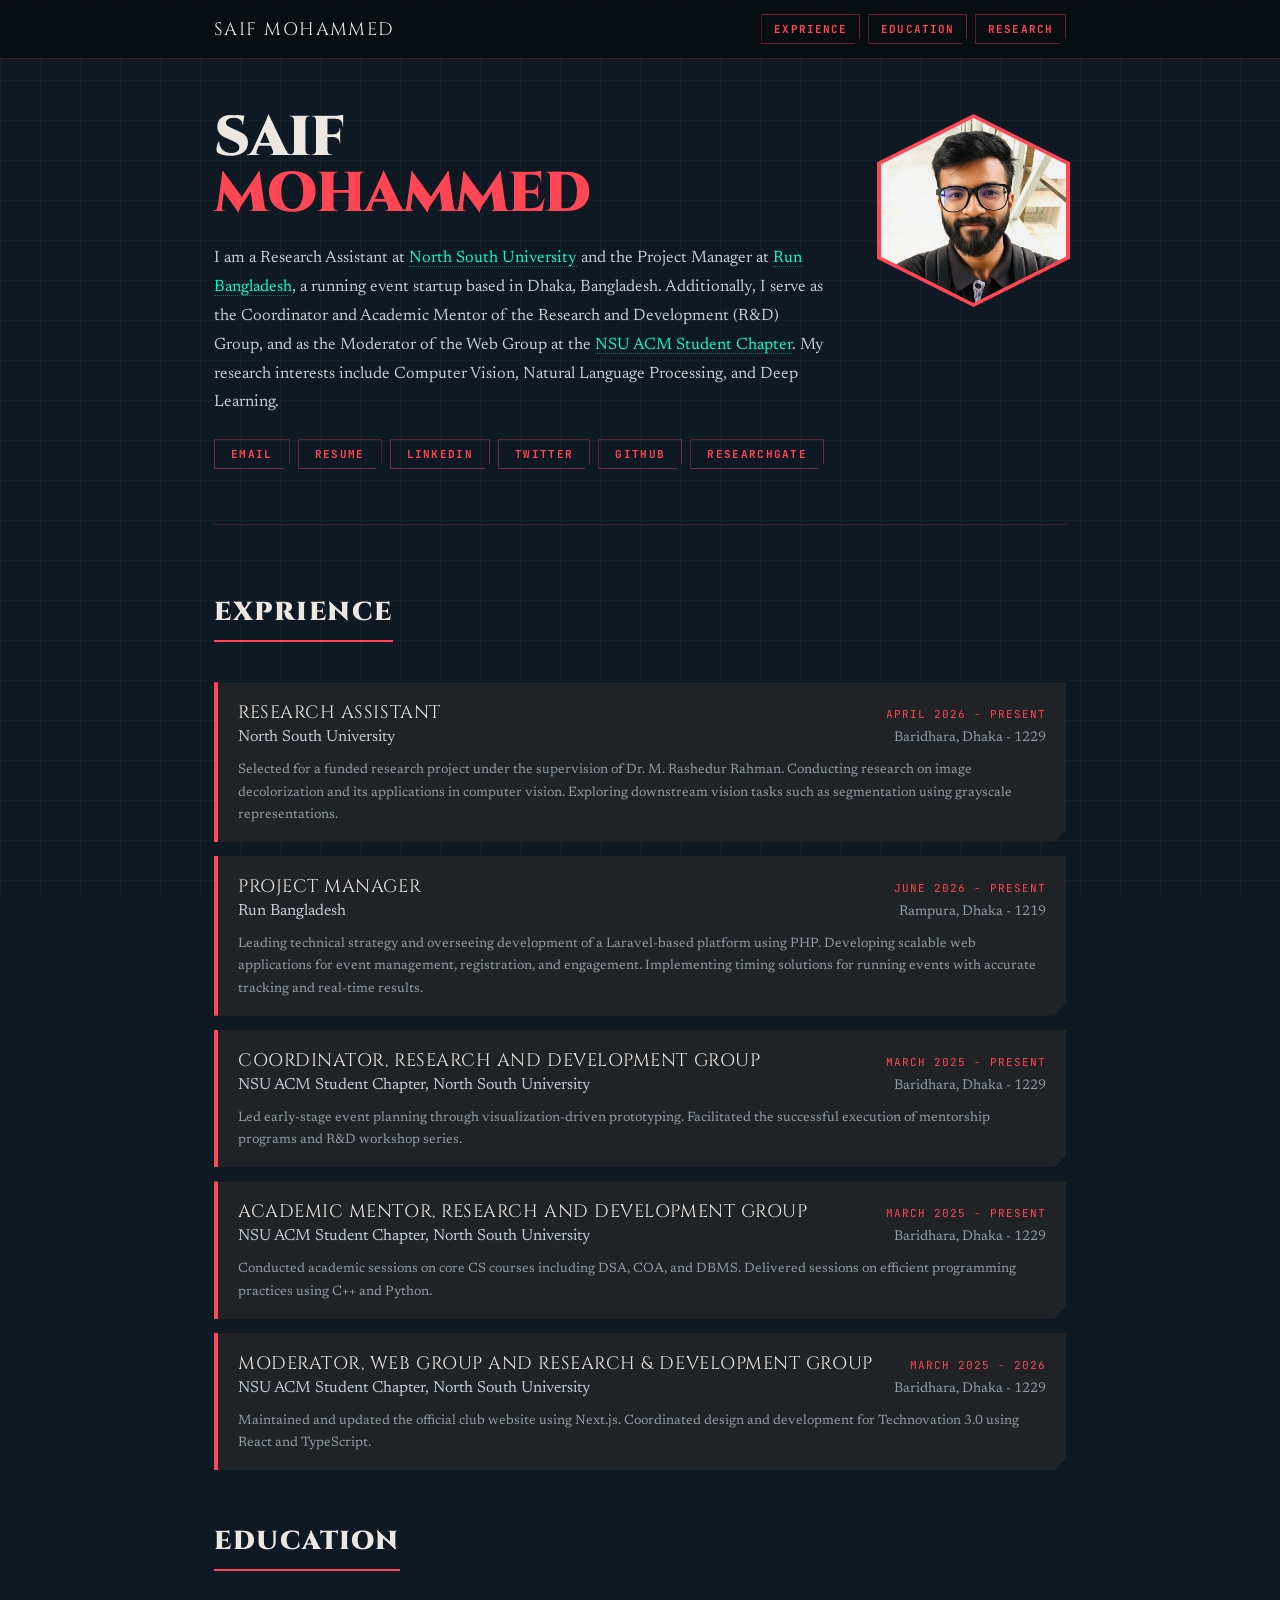
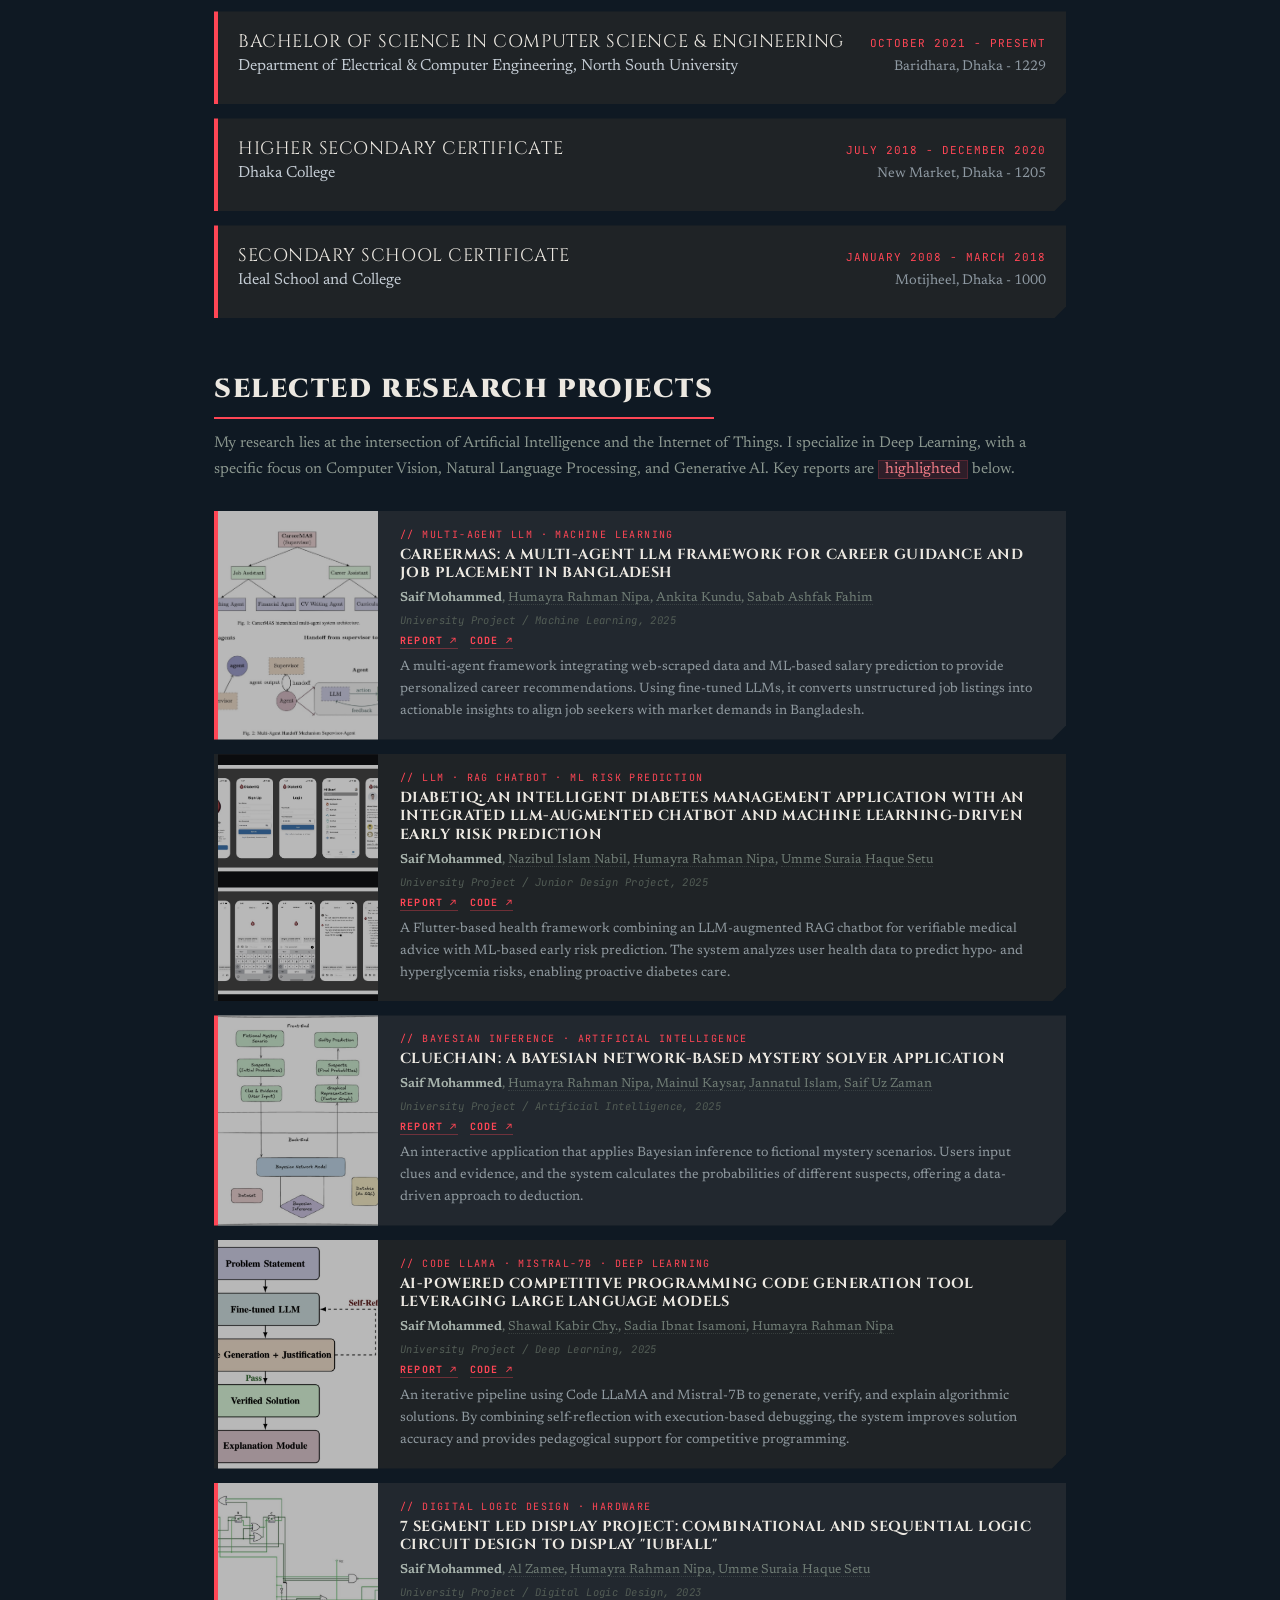
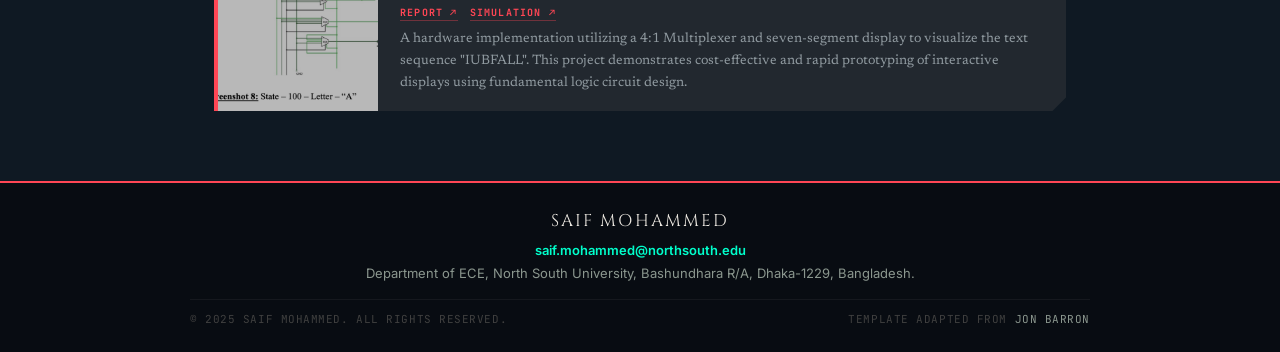
<file: index-copy.html>
<!DOCTYPE html>
<html lang="en">
<head>
<meta charset="UTF-8"/>
<meta name="viewport" content="width=device-width, initial-scale=1.0"/>
<title>Saif Mohammed</title>
<link rel="icon" href="data/_.jpeg" type="image/jpeg"/>
<link href="https://fonts.googleapis.com/css2?family=Cinzel:wght@400;600;700;900&family=Inter:wght@400;500;600;700;900&family=Newsreader:opsz,wght@6..72,400;6..72,500;6..72,600&family=JetBrains+Mono:wght@400;700&display=swap" rel="stylesheet"/>
<style>

/* =========================================================
   RESET & VARIABLES
   ========================================================= */
*, *::before, *::after { box-sizing: border-box; margin: 0; padding: 0; }

:root {
  /* Valorant Palette — carried from NSU ACM Technovation 3.0 */
  --val-red:    #ff4655;
  --val-dark:   #0f1923;
  --val-black:  #111111;
  --val-light:  #ece8e1;
  --val-grey:   #1f2326;
  --val-muted:  #8b978f;
  --radianite:  #00ffcc;

  /* Font Stack — same as Technovation page */
  --font-header: 'Trajan Pro', 'Cinzel', serif;   /* Display / Headers  */
  --font-serif:  'Newsreader', 'Charter', Georgia, serif; /* Body / Reading    */
  --font-sans:   'Inter', system-ui, sans-serif;  /* UI / Labels       */
  --font-mono:   'JetBrains Mono', monospace;     /* Tags / Code       */
  --nav-offset: 92px;
}

html {
  scroll-behavior: smooth;
  scroll-padding-top: var(--nav-offset);
}

body {
  font-family: var(--font-sans);
  background: var(--val-dark);
  color: var(--val-light);
  margin: 0;
  overflow-x: hidden;
}

/* =========================================================
   TACTICAL GRID BACKGROUND
   ========================================================= */
body::before {
  content: '';
  position: fixed; inset: 0; z-index: 0;
  background-image:
    linear-gradient(rgba(236, 232, 225, 0.03) 1px, transparent 1px),
    linear-gradient(90deg, rgba(236, 232, 225, 0.03) 1px, transparent 1px);
  background-size: 40px 40px;
  pointer-events: none;
}

/* =========================================================
   RADIANITE CUBE PARTICLES
   ========================================================= */
.radianite-particles {
  position: fixed; inset: 0; z-index: 0;
  pointer-events: none; overflow: hidden;
}
.cube {
  position: absolute; bottom: -50px;
  background: rgba(0, 255, 204, 0.07);
  border: 1px solid rgba(0, 255, 204, 0.22);
  box-shadow: 0 0 10px rgba(0, 255, 204, 0.12);
  animation: float-up linear infinite;
}
@keyframes float-up {
  0%   { transform: translateX(0) translateY(0) scale(0.5) rotate(0deg); opacity: 0; }
  20%  { opacity: 0.8; }
  80%  { opacity: 0.8; }
  100% { transform: translateX(var(--dx)) translateY(-100vh) scale(1.5) rotate(360deg); opacity: 0; }
}

/* =========================================================
   SITE WRAPPER & LAYOUT
   ========================================================= */
.site-wrapper {
  position: relative;
  z-index: 1;
  max-width: 900px;
  margin: 0 auto;
  padding: calc(var(--nav-offset) + 18px) 24px 0;
}

section[id] {
  scroll-margin-top: calc(var(--nav-offset) + 8px);
}

/* =========================================================
   NAVBAR
   ========================================================= */
.top-nav {
  position: fixed;
  top: 0;
  left: 0;
  width: 100%;
  z-index: 20;
  background: rgba(9, 13, 18, 0.94);
  border-bottom: 1px solid rgba(255, 70, 85, 0.25);
  backdrop-filter: blur(8px);
}
.top-nav-inner {
  max-width: 900px;
  margin: 0 auto;
  padding: 14px 24px;
  display: flex;
  align-items: center;
  justify-content: space-between;
  gap: 16px;
}
.nav-brand {
  font-family: var(--font-header);
  font-size: 18px;
  color: var(--val-light);
  text-decoration: none;
  letter-spacing: 0.08em;
  text-transform: uppercase;
  white-space: nowrap;
}
.nav-links {
  display: flex;
  align-items: center;
  gap: 8px;
}
.nav-links a {
  font-family: var(--font-mono);
  font-size: 11px;
  font-weight: 700;
  color: var(--val-red);
  text-decoration: none;
  text-transform: uppercase;
  letter-spacing: 0.1em;
  border: 1px solid rgba(255, 70, 85, 0.4);
  padding: 7px 12px;
  clip-path: polygon(0 0, 100% 0, 100% calc(100% - 6px), calc(100% - 6px) 100%, 0 100%);
  transition: all 0.25s ease;
}
.nav-links a:hover {
  color: var(--val-dark);
  background: var(--val-red);
}
.nav-toggle {
  display: none;
  background: transparent;
  border: 1px solid rgba(255, 70, 85, 0.55);
  width: 42px;
  height: 42px;
  align-items: center;
  justify-content: center;
  cursor: pointer;
}
.nav-toggle span {
  position: relative;
  width: 18px;
  height: 2px;
  background: var(--val-red);
  display: block;
}
.nav-toggle span::before,
.nav-toggle span::after {
  content: '';
  position: absolute;
  left: 0;
  width: 18px;
  height: 2px;
  background: var(--val-red);
}
.nav-toggle span::before { top: -6px; }
.nav-toggle span::after { top: 6px; }

/* =========================================================
   HERO / BIO SECTION
   ========================================================= */
.bio-section {
  display: flex;
  gap: 55px;
  align-items: flex-start;
  margin-bottom: 70px;
  padding-bottom: 55px;
  border-bottom: 1px solid rgba(255, 70, 85, 0.18);
}

.bio-text { flex: 1; }

.bio-eyebrow {
  font-family: var(--font-mono);
  font-size: 11px;
  color: var(--val-red);
  letter-spacing: 0.2em;
  text-transform: uppercase;
  display: block;
  margin-bottom: 14px;
}

.bio-name {
  font-family: var(--font-header);
  font-size: clamp(34px, 5.5vw, 56px);
  font-weight: 900;
  color: var(--val-light);
  line-height: 1;
  letter-spacing: -0.02em;
  text-transform: uppercase;
  margin-bottom: 22px;
}
.bio-name .name-first {
  color: var(--val-light);
}
.bio-name .name-second {
  color: var(--val-red);
}

.bio-intro {
  font-family: var(--font-serif);
  font-size: 16.5px;
  color: #c5cdd5;
  line-height: 1.75;
  margin-bottom: 22px;
}
.bio-intro a {
  color: var(--radianite);
  text-decoration: none;
  border-bottom: 1px dotted rgba(0, 255, 204, 0.4);
  transition: all 0.2s;
}
.bio-intro a:hover {
  color: #fff;
  border-bottom-color: rgba(255,255,255,0.6);
}

/* Interest Tags */
.interest-tags {
  display: flex;
  flex-wrap: wrap;
  gap: 7px;
  margin-bottom: 24px;
}
.interest-tag {
  font-family: var(--font-serif);
  font-size: 15px;
  color: var(--val-light);
  border: none;
  padding: 0;
  text-transform: none;
  letter-spacing: 0;
  clip-path: none;
  transition: all 0.2s;
  cursor: default;
  display: inline;
}
.interest-tag:hover {
  color: var(--val-light);
  border-color: transparent;
}

/* Profile Links */
.profile-links {
  display: flex;
  flex-wrap: wrap;
  gap: 8px;
}
.profile-links a {
  font-family: var(--font-mono);
  font-size: 11px;
  font-weight: 700;
  color: var(--val-red);
  text-decoration: none;
  text-transform: uppercase;
  letter-spacing: 0.12em;
  border: 1px solid rgba(255, 70, 85, 0.4);
  padding: 7px 16px;
  clip-path: polygon(0 0, 100% 0, 100% calc(100% - 6px), calc(100% - 6px) 100%, 0 100%);
  transition: all 0.25s ease;
  position: relative;
  overflow: hidden;
}
.profile-links a::before {
  content: '';
  position: absolute;
  inset: 0;
  background: var(--val-red);
  transform: scaleX(0);
  transform-origin: left;
  transition: transform 0.25s ease;
  z-index: -1;
}
.profile-links a:hover { color: var(--val-dark); }
.profile-links a:hover::before { transform: scaleX(1); }

/* =========================================================
   PROFILE PHOTO — HEXAGONAL FRAME
   ========================================================= */
.bio-photo-col {
  flex-shrink: 0;
  width: 185px;
  display: flex;
  flex-direction: column;
  align-items: center;
  gap: 14px;
  padding-top: 8px;
}

.photo-hex-frame {
  position: relative;
  width: 185px;
  height: 185px;
}
.photo-hex-ring {
  position: absolute;
  inset: -4px;
  background: var(--val-red);
  clip-path: polygon(50% 0%, 100% 25%, 100% 75%, 50% 100%, 0% 75%, 0% 25%);
  animation: pulse-ring 3s ease-in-out infinite alternate;
}
@keyframes pulse-ring {
  from { filter: drop-shadow(0 0 6px rgba(255, 70, 85, 0.5)); }
  to   { filter: drop-shadow(0 0 22px rgba(255, 70, 85, 0.9)); }
}
.bio-photo {
  position: relative;
  display: block;
  width: 185px;
  height: 185px;
  object-fit: cover;
  clip-path: polygon(50% 0%, 100% 25%, 100% 75%, 50% 100%, 0% 75%, 0% 25%);
}

/* =========================================================
   SECTION HEADER
   ========================================================= */
.section-header {
  margin-bottom: 28px;
}
.section-eyebrow {
  font-family: var(--font-mono);
  font-size: 11px;
  color: var(--val-red);
  letter-spacing: 0.2em;
  text-transform: uppercase;
  display: block;
  margin-bottom: 6px;
}
.section-title {
  font-family: var(--font-header);
  font-size: 26px;
  font-weight: 900;
  color: var(--val-light);
  text-transform: uppercase;
  letter-spacing: 0.06em;
  border-bottom: 2px solid var(--val-red);
  padding-bottom: 10px;
  display: inline-block;
  margin-bottom: 12px;
}
.section-desc {
  font-family: var(--font-serif);
  font-size: 15.5px;
  color: var(--val-muted);
  line-height: 1.65;
}
.section-desc .highlight {
  background: rgba(255, 70, 85, 0.13);
  color: #f07b85;
  padding: 1px 6px;
  font-style: normal;
  border: 1px solid rgba(255, 70, 85, 0.2);
}

/* =========================================================
   EXPERIENCE & EDUCATION ENTRIES
   ========================================================= */
.section-block {
  margin-bottom: 54px;
}
.entries-list {
  display: flex;
  flex-direction: column;
  gap: 14px;
}
.entry-card {
  background: var(--val-grey);
  border-left: 4px solid var(--val-red);
  padding: 18px 20px 16px;
  clip-path: polygon(0 0, 100% 0, 100% calc(100% - 12px), calc(100% - 12px) 100%, 0 100%);
  transition: transform 0.25s ease, background 0.25s ease;
}
.entry-card:hover {
  background: #272d35;
  transform: translateX(4px);
}
.entry-head {
  display: flex;
  justify-content: space-between;
  align-items: baseline;
  gap: 16px;
  flex-wrap: wrap;
  margin-bottom: 4px;
}
.entry-title {
  font-family: var(--font-header);
  font-size: 18px;
  color: var(--val-light);
  text-transform: uppercase;
  letter-spacing: 0.03em;
}
.entry-date {
  font-family: var(--font-mono);
  font-size: 11px;
  color: var(--val-red);
  letter-spacing: 0.09em;
  text-transform: uppercase;
}
.entry-org {
  font-family: var(--font-serif);
  font-size: 16px;
  color: #c5cdd5;
  margin-bottom: 1px;
}
.entry-location {
  font-family: var(--font-serif);
  font-size: 14px;
  color: #8f9aa3;
  margin-bottom: 10px;
}
.entry-bullets {
  margin-left: 18px;
  color: #a8b4ad;
}
.entry-bullets li {
  font-family: var(--font-serif);
  font-size: 14.5px;
  line-height: 1.6;
  margin-bottom: 4px;
}

/* =========================================================
   PROJECT CARDS
   ========================================================= */
.projects-list {
  display: flex;
  flex-direction: column;
  gap: 14px;
  margin-bottom: 30px;
}

.project-card {
  display: flex;
  background: var(--val-grey);
  position: relative;
  clip-path: polygon(0 0, 100% 0, 100% calc(100% - 14px), calc(100% - 14px) 100%, 0 100%);
  border-left: 4px solid transparent;
  transition: all 0.3s cubic-bezier(0.25, 0.8, 0.25, 1);
  overflow: hidden;
}
/* Hover shine */
.project-card::after {
  content: '';
  position: absolute; inset: 0;
  background: linear-gradient(135deg, transparent 88%, rgba(255, 70, 85, 0.07) 100%);
  pointer-events: none; opacity: 0; transition: opacity 0.3s;
}
/* Featured = highlighted projects from original (bgcolor="#ffffd0") */
.project-card.featured {
  border-left: 4px solid var(--val-red);
  background: #22282f;
}
.project-card:hover {
  background: #272d35;
  border-left: 4px solid var(--val-red);
  transform: translateX(6px);
}
.project-card:hover::after { opacity: 1; }

/* Thumbnail */
.project-thumb {
  width: 160px;
  min-width: 160px;
  overflow: hidden;
  background: #161c22;
}
.project-thumb img {
  width: 100%;
  height: 100%;
  object-fit: cover;
  display: block;
  filter: saturate(0.45) brightness(0.72);
  transition: filter 0.4s ease, transform 0.4s ease;
}
.project-card:hover .project-thumb img {
  filter: saturate(0.85) brightness(0.88);
  transform: scale(1.04);
}

/* Content */
.project-content {
  padding: 17px 22px;
  flex: 1;
  display: flex;
  flex-direction: column;
  gap: 5px;
  min-width: 0;
}

.project-category {
  font-family: var(--font-mono);
  font-size: 10px;
  color: var(--val-red);
  text-transform: uppercase;
  letter-spacing: 0.14em;
}

.project-title {
  font-family: var(--font-header);
  font-size: 14.5px;
  font-weight: 700;
  color: var(--val-light);
  line-height: 1.3;
  text-decoration: none;
  text-transform: uppercase;
  letter-spacing: 0.03em;
  transition: color 0.2s;
  display: block;
}
.project-title:hover { color: var(--val-red); }

.project-authors {
  font-family: var(--font-serif);
  font-size: 13px;
  color: #707d75;
  line-height: 1.5;
}
.project-authors strong {
  color: #a8b4ad;
  font-style: normal;
  font-weight: 600;
}
.project-authors a {
  color: #707d75;
  text-decoration: none;
  border-bottom: 1px dotted rgba(112, 125, 117, 0.3);
  transition: all 0.2s;
}
.project-authors a:hover {
  color: var(--radianite);
  border-bottom-color: var(--radianite);
}

.project-venue {
  font-family: var(--font-mono);
  font-size: 10.5px;
  color: #525c55;
  letter-spacing: 0.04em;
  font-style: italic;
}

.project-links {
  display: flex;
  gap: 12px;
  flex-wrap: wrap;
  margin-top: 2px;
}
.project-links a {
  font-family: var(--font-mono);
  font-size: 10px;
  font-weight: 700;
  color: var(--val-red);
  text-decoration: none;
  text-transform: uppercase;
  letter-spacing: 0.12em;
  border-bottom: 1px solid rgba(255, 70, 85, 0.35);
  padding-bottom: 1px;
  transition: all 0.2s;
}
.project-links a:hover {
  color: var(--val-light);
  border-bottom-color: rgba(236, 232, 225, 0.5);
}

.project-desc {
  font-family: var(--font-serif);
  font-size: 13.5px;
  color: #909aa0;
  line-height: 1.65;
  margin-top: 2px;
}

/* =========================================================
   BOTTOM BAR / FOOTER
   ========================================================= */
.bottom-bar {
  width: 100vw;
  position: relative;
  left: 50%;
  margin-left: -50vw;
  background: rgba(9, 13, 18, 0.97);
  border-top: 2px solid var(--val-red);
  padding: 26px 20px;
  text-align: center;
  margin-top: 70px;
  z-index: 2;
}
.bb-content {
  max-width: 900px;
  margin: 0 auto;
}
.bb-name {
  font-family: var(--font-header);
  font-size: 17px;
  color: var(--val-light);
  letter-spacing: 0.12em;
  text-transform: uppercase;
  margin-bottom: 7px;
}
.bb-contact {
  font-size: 13px;
  color: var(--val-muted);
  margin-bottom: 15px;
  line-height: 1.7;
}
.bb-contact a {
  color: var(--radianite);
  text-decoration: none;
  font-weight: 600;
}
.bb-contact a:hover { text-decoration: underline; }
.bb-copyright {
  font-family: var(--font-mono);
  font-size: 11px;
  color: #404040;
  border-top: 1px solid rgba(255, 255, 255, 0.05);
  padding-top: 12px;
  display: flex;
  justify-content: space-between;
  flex-wrap: wrap;
  gap: 8px;
  text-transform: uppercase;
  letter-spacing: 0.05em;
}
.bb-copyright span { color: var(--val-muted); }
.bb-copyright a {
  color: var(--val-muted);
  text-decoration: none;
}
.bb-copyright a:hover { color: var(--val-light); }

/* =========================================================
   CUSTOM SCROLLBAR
   ========================================================= */
::-webkit-scrollbar { width: 4px; }
::-webkit-scrollbar-track { background: var(--val-dark); }
::-webkit-scrollbar-thumb { background: var(--val-red); border-radius: 2px; }

/* =========================================================
   RESPONSIVE
   ========================================================= */
@media (max-width: 700px) {
  :root {
    --nav-offset: 78px;
  }
  .site-wrapper { padding: calc(var(--nav-offset) + 10px) 16px 0; }
  .top-nav-inner {
    padding: 10px 16px;
  }
  .nav-brand {
    font-size: 16px;
  }
  .nav-toggle {
    display: inline-flex;
  }
  .nav-links {
    position: absolute;
    top: 100%;
    left: 0;
    right: 0;
    background: rgba(15, 25, 35, 0.98);
    border-bottom: 1px solid rgba(255, 70, 85, 0.25);
    padding: 12px 16px 14px;
    display: none;
    flex-direction: column;
    align-items: stretch;
    gap: 8px;
  }
  .nav-links.open {
    display: flex;
  }
  .nav-links a {
    text-align: center;
  }
  .bio-section {
    flex-direction: column-reverse;
    align-items: center;
    gap: 30px;
    text-align: center;
  }
  .bio-photo-col { width: 150px; }
  .photo-hex-frame { width: 150px; height: 150px; }
  .photo-hex-ring { inset: -3px; }
  .bio-photo { width: 150px; height: 150px; }
  .interest-tags { justify-content: center; }
  .profile-links { justify-content: center; }
  .entry-head {
    flex-direction: column;
    align-items: flex-start;
    gap: 3px;
  }
  .project-card { flex-direction: column; }
  .project-thumb {
    width: 100%; min-width: unset;
    height: 130px;
  }
}

</style>
</head>
<body id="home">

<header class="top-nav">
  <div class="top-nav-inner">
    <a href="#home" class="nav-brand">Saif Mohammed</a>
    <button class="nav-toggle" id="navToggle" aria-label="Toggle navigation" aria-expanded="false" aria-controls="navLinks">
      <span></span>
    </button>
    <nav class="nav-links" id="navLinks">
      <a href="#experience">Exprience</a>
      <a href="#education">Education</a>
      <a href="#research-projects">Research</a>
    </nav>
  </div>
</header>

<!-- ============================================================
     RADIANITE CUBE PARTICLES
     ============================================================ -->
<div class="radianite-particles" id="particles"></div>

<div class="site-wrapper">

  <!-- ==========================================================
       BIO / HERO
       ========================================================== -->
  <section class="bio-section">

    <div class="bio-text">
      <!-- <span class="bio-eyebrow">// CSE Undergraduate &middot; North South University</span> -->
      <h1 class="bio-name"><span class="name-first">Saif</span><br/><span class="name-second">Mohammed</span></h1>

        <p class="bio-intro">
          I am a Research Assistant at 
          <a href="https://www.northsouth.edu/">North South University</a> and the Project Manager at 
          <a href="https://runbangladesh.com/">Run Bangladesh</a>, a running event startup based in Dhaka, Bangladesh. Additionally, I serve as the Coordinator and Academic Mentor of the Research and Development (R&amp;D) Group, and as the Moderator of the Web Group at the 
          <a href="https://nsusc.acm.org/">NSU ACM Student Chapter</a>. My research interests include Computer Vision, Natural Language Processing, and Deep Learning.
        </p>

      <div class="profile-links">
        <a href="mailto:saif.mohammed@northsouth.edu">Email</a>
        <a href="data/Saif Mohammed - Resume.pdf">Resume</a>
        <a href="https://www.linkedin.com/in/nipunsaif" target="_blank">LinkedIn</a>
        <a href="https://x.com/nipunsaif" target="_blank">Twitter</a>
        <a href="https://github.com/nipunsaif/" target="_blank">Github</a>
        <a href="https://www.researchgate.net/profile/Saif-Mohammed-18" target="_blank">ResearchGate</a>
      </div>
    </div>

    <div class="bio-photo-col">
      <div class="photo-hex-frame">
        <div class="photo-hex-ring"></div>
        <img src="images/SaifM.jpeg" alt="Saif Mohammed" class="bio-photo"/>
      </div>
    </div>

  </section>

  <!-- ==========================================================
       EXPRIENCE
       ========================================================== -->
  <section class="section-block" id="experience">
    <div class="section-header">
      <h2 class="section-title">Exprience</h2>
    </div>

    <div class="entries-list">
      <div class="entry-card">
        <div class="entry-head">
          <div class="entry-title">Research Assistant</div>
          <div class="entry-date">April 2026 - Present</div>
        </div>

        <div class="entry-head">
        <div class="entry-org">North South University</div>
        <div class="entry-location">Baridhara, Dhaka - 1229</div>
        </div>
        <div class="project-desc">
          Selected for a funded research project under the supervision of Dr. M. Rashedur Rahman. Conducting research on image decolorization and its applications in computer vision. Exploring downstream vision tasks such as segmentation using grayscale representations.
        </div>
      </div>

      <div class="entry-card">
        <div class="entry-head">
          <div class="entry-title">Project Manager</div>
          <div class="entry-date">June 2026 - Present</div>
        </div>

        <div class="entry-head">
        <div class="entry-org">Run Bangladesh</div>
        <div class="entry-location">Rampura, Dhaka - 1219</div>
        </div>

        <div class="project-desc">
            Leading technical strategy and overseeing development of a Laravel-based platform using PHP. Developing scalable web applications for event management, registration, and engagement. Implementing timing solutions for running events with accurate tracking and real-time results.
        </div>
      </div>

      <div class="entry-card">
        <div class="entry-head">
          <div class="entry-title">Coordinator, Research and Development Group</div>
          <div class="entry-date">March 2025 - Present</div>
        </div>
        
        <div class="entry-head">
        <div class="entry-org">NSU ACM Student Chapter, North South University</div>
        <div class="entry-location">Baridhara, Dhaka - 1229</div>
        </div>

    
        <div class="project-desc">
          Led early-stage event planning through visualization-driven prototyping. Facilitated the successful execution of mentorship programs and R&amp;D workshop series.
        </div>
      </div>

        <div class="entry-card">
        <div class="entry-head">
          <div class="entry-title">Academic Mentor, Research and Development Group</div>
          <div class="entry-date">March 2025 - Present</div>
        </div>

        <div class="entry-head">
        <div class="entry-org">NSU ACM Student Chapter, North South University</div>
        <div class="entry-location">Baridhara, Dhaka - 1229</div>
        </div>
        <div class="project-desc">
          Conducted academic sessions on core CS courses including DSA, COA, and DBMS. Delivered sessions on efficient programming practices using C++ and Python.
        </div>
      </div>

      <div class="entry-card">
        <div class="entry-head">
          <div class="entry-title">Moderator, Web Group and Research & Development Group</div>
          <div class="entry-date">March 2025 - 2026</div>
        </div>

        <div class="entry-head">
        <div class="entry-org">NSU ACM Student Chapter, North South University</div>
        <div class="entry-location">Baridhara, Dhaka - 1229</div>
        </div>

        <div class="project-desc">
          Maintained and updated the official club website using Next.js. Coordinated design and development for Technovation 3.0 using React and TypeScript.
        </div>
      </div>

      <!-- <div class="entry-card">
        <div class="entry-head">
          <div class="entry-title">Academic Mentor, Research and Development Group</div>
          <div class="entry-date">March 2025 - Present</div>
        </div>

        <div class="entry-head">
        <div class="entry-org">NSU ACM Student Chapter, North South University</div>
        <div class="entry-location">Baridhara, Dhaka - 1229</div>
        </div>
        <div class="project-desc">
          Conducted academic sessions on core CS courses including DSA, COA, and DBMS. Delivered sessions on efficient programming practices using C++ and Python.
        </div>
      </div> -->
    </div>
  </section>

  <!-- ==========================================================
       EDUCATION
       ========================================================== -->
  <section class="section-block" id="education">
    <div class="section-header">
      <h2 class="section-title">Education</h2>
    </div>

    <div class="entries-list">
      <div class="entry-card">
        <div class="entry-head">
          <div class="entry-title">Bachelor of Science in Computer Science &amp; Engineering</div>
          <div class="entry-date">October 2021 - Present</div>
        </div>

        <div class="entry-head">
        <div class="entry-org">Department of Electrical &amp; Computer Engineering, North South University</div>
        <div class="entry-location">Baridhara, Dhaka - 1229</div>
        </div>
      </div>

      <div class="entry-card">
        <div class="entry-head">
          <div class="entry-title">Higher Secondary Certificate</div>
          <div class="entry-date">July 2018 - December 2020</div>
        </div>
        
        <div class="entry-head">
        <div class="entry-org">Dhaka College</div>
        <div class="entry-location">New Market, Dhaka - 1205</div>
        </div>
      </div>

      <div class="entry-card">
        <div class="entry-head">
          <div class="entry-title">Secondary School Certificate</div>
          <div class="entry-date">January 2008 - March 2018</div>
        </div>
        <div class="entry-head">
        <div class="entry-org">Ideal School and College</div>
        <div class="entry-location">Motijheel, Dhaka - 1000</div>
        </div>
      </div>
    </div>
  </section>

  <!-- ==========================================================
       SELECTED RESEARCH PROJECTS
       ========================================================== -->
  <section id="research-projects">

    <div class="section-header">
      <h2 class="section-title">Selected Research Projects</h2>
      <p class="section-desc">
        My research lies at the intersection of Artificial Intelligence and the Internet of Things.
        I specialize in Deep Learning, with a specific focus on Computer Vision, Natural Language Processing,
        and Generative AI. Key reports are <span class="highlight">highlighted</span> below.
      </p>
    </div>

    <div class="projects-list">

      <!-- ── CareerMAS ── (featured / highlighted) -->
      <div class="project-card featured">
        <div class="project-thumb">
          <img src="images/CareerMAS.jpeg" alt="CareerMAS"/>
        </div>
        <div class="project-content">
          <div class="project-category">// Multi-Agent LLM &middot; Machine Learning</div>
          <a href="https://www.researchgate.net/publication/395334813_CareerMAS_A_Multi-Agent_LLM_Framework_for_Career_Guidance_and_Job_Placement_in_Bangladesh?channel=doi&linkId=68bd599283031f0e13f289ab&showFulltext=true"
             class="project-title" target="_blank">
            CareerMAS: A Multi-Agent LLM Framework for Career Guidance and Job Placement in Bangladesh
          </a>
          <div class="project-authors">
            <strong>Saif Mohammed</strong>,
            <a href="#">Humayra Rahman Nipa</a>,
            <a href="#">Ankita Kundu</a>,
            <a href="#">Sabab Ashfak Fahim</a>
          </div>
          <div class="project-venue">University Project / Machine Learning, 2025</div>
          <div class="project-links">
            <a href="https://www.researchgate.net/publication/395334813_CareerMAS_A_Multi-Agent_LLM_Framework_for_Career_Guidance_and_Job_Placement_in_Bangladesh?channel=doi&linkId=68bd599283031f0e13f289ab&showFulltext=true" target="_blank">Report ↗</a>
            <a href="https://github.com/nipunsaif/CareerMAS" target="_blank">Code ↗</a>
          </div>
          <div class="project-desc">
            A multi-agent framework integrating web-scraped data and ML-based salary prediction to provide personalized career recommendations. Using fine-tuned LLMs, it converts unstructured job listings into actionable insights to align job seekers with market demands in Bangladesh.
          </div>
        </div>
      </div>

      <!-- ── DiabetIQ ── -->
      <div class="project-card">
        <div class="project-thumb">
          <img src="images/DiabetIQ.jpeg" alt="DiabetIQ"/>
        </div>
        <div class="project-content">
          <div class="project-category">// LLM &middot; RAG Chatbot &middot; ML Risk Prediction</div>
          <a href="https://www.researchgate.net/publication/391479329_DiabetIQ_An_Intelligent_Diabetes_Management_Application_with_an_Integrated_LLM-Augmented_RAG_Chatbot_and_ML-Based_Risk_Early_Prediction"
             class="project-title" target="_blank">
            DiabetIQ: An Intelligent Diabetes Management Application with an Integrated LLM-Augmented Chatbot and Machine Learning-Driven Early Risk Prediction
          </a>
          <div class="project-authors">
            <strong>Saif Mohammed</strong>,
            <a href="#">Nazibul Islam Nabil</a>,
            <a href="#">Humayra Rahman Nipa</a>,
            <a href="#">Umme Suraia Haque Setu</a>
          </div>
          <div class="project-venue">University Project / Junior Design Project, 2025</div>
          <div class="project-links">
            <a href="https://www.researchgate.net/publication/391479329_DiabetIQ_An_Intelligent_Diabetes_Management_Application_with_an_Integrated_LLM-Augmented_RAG_Chatbot_and_ML-Based_Risk_Early_Prediction" target="_blank">Report ↗</a>
            <a href="https://github.com/nipunsaif/DiabetIQ" target="_blank">Code ↗</a>
          </div>
          <div class="project-desc">
            A Flutter-based health framework combining an LLM-augmented RAG chatbot for verifiable medical advice with ML-based early risk prediction. The system analyzes user health data to predict hypo- and hyperglycemia risks, enabling proactive diabetes care.
          </div>
        </div>
      </div>

      <!-- ── ClueChain ── (featured / highlighted) -->
      <div class="project-card featured">
        <div class="project-thumb">
          <img src="images/Clue.jpeg" alt="ClueChain"/>
        </div>
        <div class="project-content">
          <div class="project-category">// Bayesian Inference &middot; Artificial Intelligence</div>
          <a href="https://www.researchgate.net/publication/391453960_ClueChain_A_Bayesian_Network-Based_Mystery_Solver_Application"
             class="project-title" target="_blank">
            ClueChain: A Bayesian Network-Based Mystery Solver Application
          </a>
          <div class="project-authors">
            <strong>Saif Mohammed</strong>,
            <a href="#">Humayra Rahman Nipa</a>,
            <a href="#">Mainul Kaysar</a>,
            <a href="#">Jannatul Islam</a>,
            <a href="#">Saif Uz Zaman</a>
          </div>
          <div class="project-venue">University Project / Artificial Intelligence, 2025</div>
          <div class="project-links">
            <a href="https://www.researchgate.net/publication/391453960_ClueChain_A_Bayesian_Network-Based_Mystery_Solver_Application" target="_blank">Report ↗</a>
            <a href="https://github.com/nipunsaif/ClueChain" target="_blank">Code ↗</a>
          </div>
          <div class="project-desc">
            An interactive application that applies Bayesian inference to fictional mystery scenarios. Users input clues and evidence, and the system calculates the probabilities of different suspects, offering a data-driven approach to deduction.
          </div>
        </div>
      </div>

      <!-- ── AI CP Code Generation ── -->
      <div class="project-card">
        <div class="project-thumb">
          <img src="images/AI.jpeg" alt="AI-Powered CP Tool"/>
        </div>
        <div class="project-content">
          <div class="project-category">// Code LLaMA &middot; Mistral-7B &middot; Deep Learning</div>
          <a href="https://www.researchgate.net/publication/395178878_AI-Powered_Competitive_Programming_Code_Generation_Tool_Leveraging_Large_Language_Models"
             class="project-title" target="_blank">
            AI-Powered Competitive Programming Code Generation Tool Leveraging Large Language Models
          </a>
          <div class="project-authors">
            <strong>Saif Mohammed</strong>,
            <a href="#">Shawal Kabir Chy.</a>,
            <a href="#">Sadia Ibnat Isamoni</a>,
            <a href="#">Humayra Rahman Nipa</a>
          </div>
          <div class="project-venue">University Project / Deep Learning, 2025</div>
          <div class="project-links">
            <a href="https://www.researchgate.net/publication/395178878_AI-Powered_Competitive_Programming_Code_Generation_Tool_Leveraging_Large_Language_Models" target="_blank">Report ↗</a>
            <a href="https://github.com/nipunsaif/CodeLlama-FT" target="_blank">Code ↗</a>
          </div>
          <div class="project-desc">
            An iterative pipeline using Code LLaMA and Mistral-7B to generate, verify, and explain algorithmic solutions. By combining self-reflection with execution-based debugging, the system improves solution accuracy and provides pedagogical support for competitive programming.
          </div>
        </div>
      </div>

      <!-- ── 7-Segment LED ── (featured / highlighted) -->
      <div class="project-card featured">
        <div class="project-thumb">
          <img src="images/IUB.jpeg" alt="7-Segment LED Display"/>
        </div>
        <div class="project-content">
          <div class="project-category">// Digital Logic Design &middot; Hardware</div>
          <a href="https://www.researchgate.net/publication/367350642_Project_Report_on_Designing_a_Combinational_and_Sequential_Logic_Circuit_to_display_IUBFALL_in_a_Seven-Segment_Display"
             class="project-title" target="_blank">
            7 Segment LED Display Project: Combinational and Sequential Logic Circuit Design to display "IUBFALL"
          </a>
          <div class="project-authors">
            <strong>Saif Mohammed</strong>,
            <a href="#">Al Zamee</a>,
            <a href="#">Humayra Rahman Nipa</a>,
            <a href="#">Umme Suraia Haque Setu</a>
          </div>
          <div class="project-venue">University Project / Digital Logic Design, 2023</div>
          <div class="project-links">
            <a href="https://www.researchgate.net/publication/367350642_Project_Report_on_Designing_a_Combinational_and_Sequential_Logic_Circuit_to_display_IUBFALL_in_a_Seven-Segment_Display" target="_blank">Report ↗</a>
            <a href="https://github.com/nipunsaif/7-Segment-LED-Display-Project" target="_blank">Simulation ↗</a>
          </div>
          <div class="project-desc">
            A hardware implementation utilizing a 4:1 Multiplexer and seven-segment display to visualize the text sequence "IUBFALL". This project demonstrates cost-effective and rapid prototyping of interactive displays using fundamental logic circuit design.
          </div>
        </div>
      </div>

    </div>
  </section>

</div><!-- /site-wrapper -->

<!-- ==========================================================
     BOTTOM BAR / FOOTER
     ========================================================== -->
<footer class="bottom-bar">
  <div class="bb-content">
    <div class="bb-name">Saif Mohammed</div>
    <div class="bb-contact">
      <a href="mailto:saif.mohammed@northsouth.edu">saif.mohammed@northsouth.edu</a><br/>
      Department of ECE, North South University, Bashundhara R/A, Dhaka-1229, Bangladesh.
    </div>
    <div class="bb-copyright">
      <div>&copy; 2025 Saif Mohammed. All Rights Reserved.</div>
      <div>Template adapted from <span><a href="https://github.com/jonbarron/jonbarron_website" target="_blank">Jon Barron</a></span></div>
    </div>
  </div>
</footer>

<!-- ==========================================================
     RADIANITE PARTICLES SCRIPT
     ========================================================== -->
<script>
  const navToggle = document.getElementById('navToggle');
  const navLinks = document.getElementById('navLinks');
  navToggle.addEventListener('click', () => {
    navLinks.classList.toggle('open');
    const expanded = navToggle.getAttribute('aria-expanded') === 'true';
    navToggle.setAttribute('aria-expanded', String(!expanded));
  });
  navLinks.querySelectorAll('a').forEach((link) => {
    link.addEventListener('click', () => {
      navLinks.classList.remove('open');
      navToggle.setAttribute('aria-expanded', 'false');
    });
  });

  const container = document.getElementById('particles');
  for (let i = 0; i < 18; i++) {
    const cube = document.createElement('div');
    cube.className = 'cube';
    const size = Math.random() * 28 + 8;
    cube.style.cssText = `
      left: ${Math.random() * 100}%;
      width: ${size}px;
      height: ${size}px;
      --dx: ${(Math.random() - 0.5) * 180}px;
      animation-duration: ${Math.random() * 10 + 8}s;
      animation-delay: ${Math.random() * 7}s;
    `;
    container.appendChild(cube);
  }
</script>

</body>
</html>
</file>
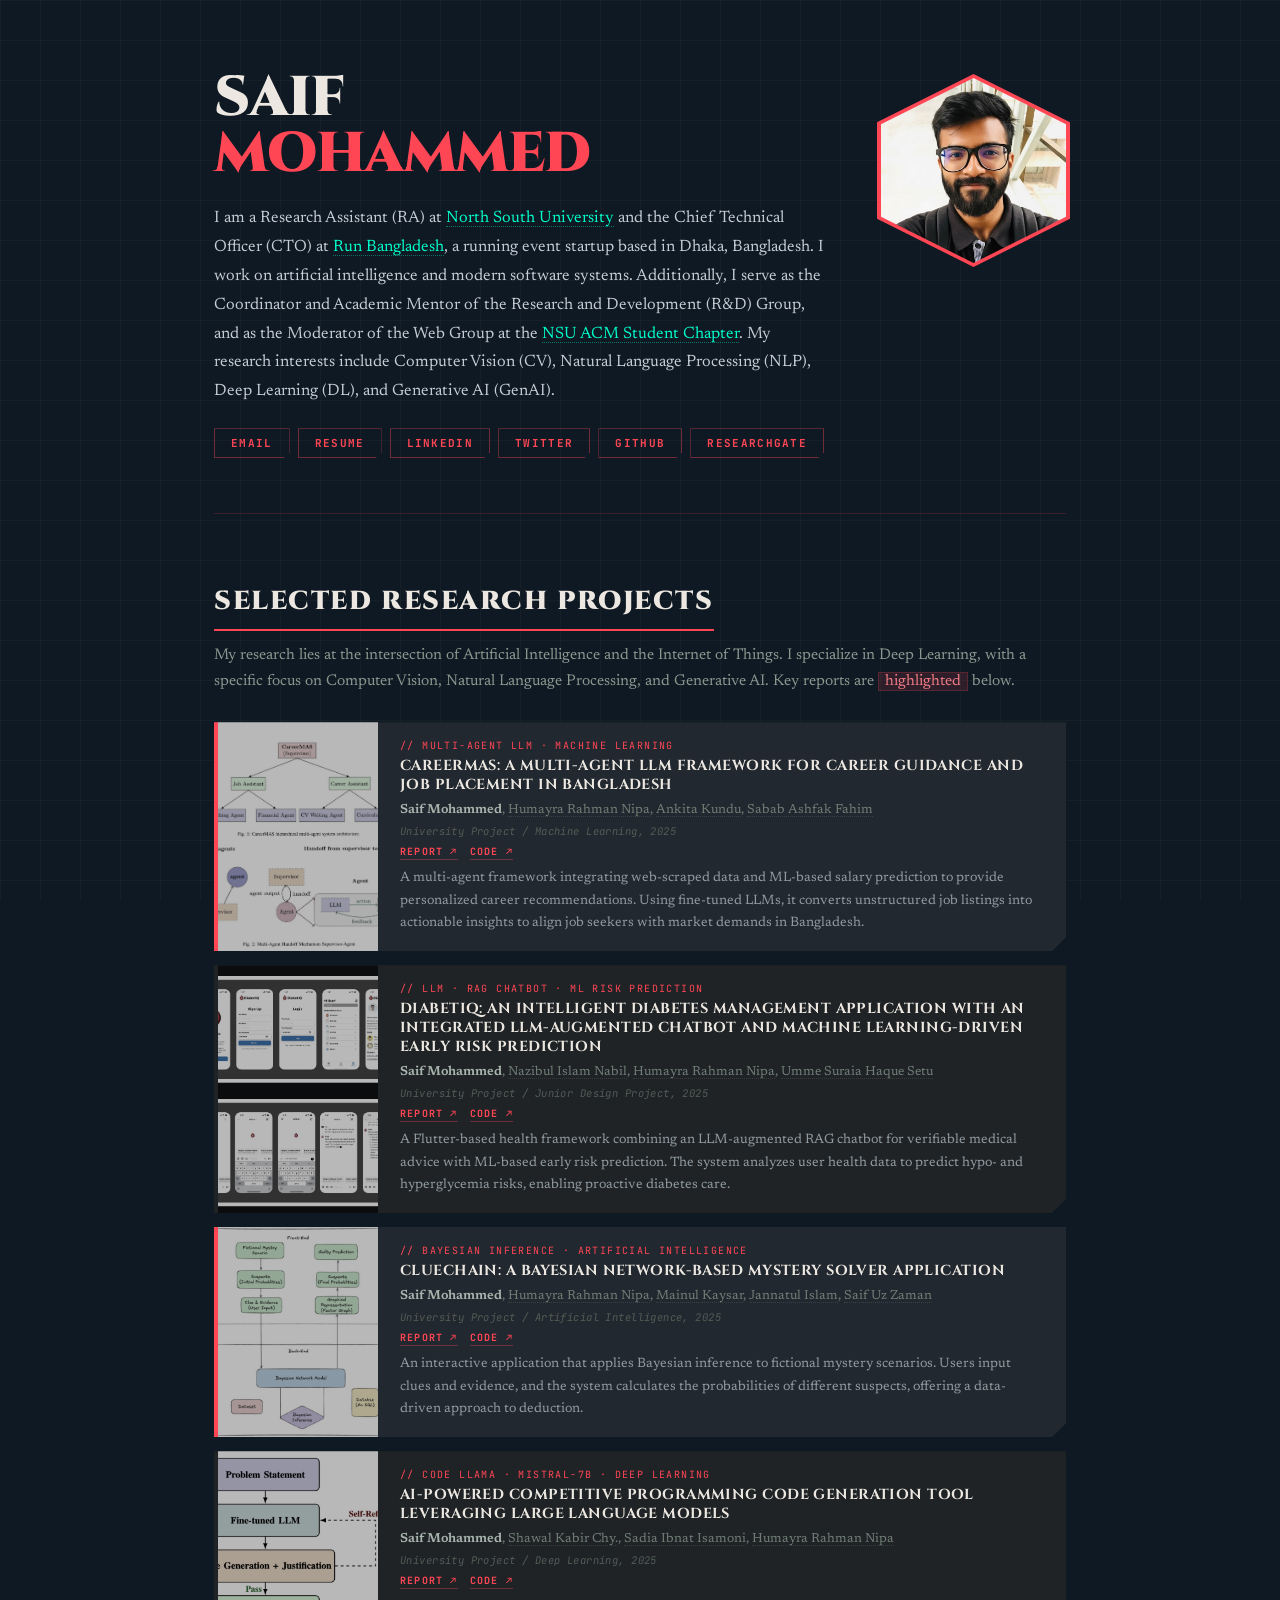
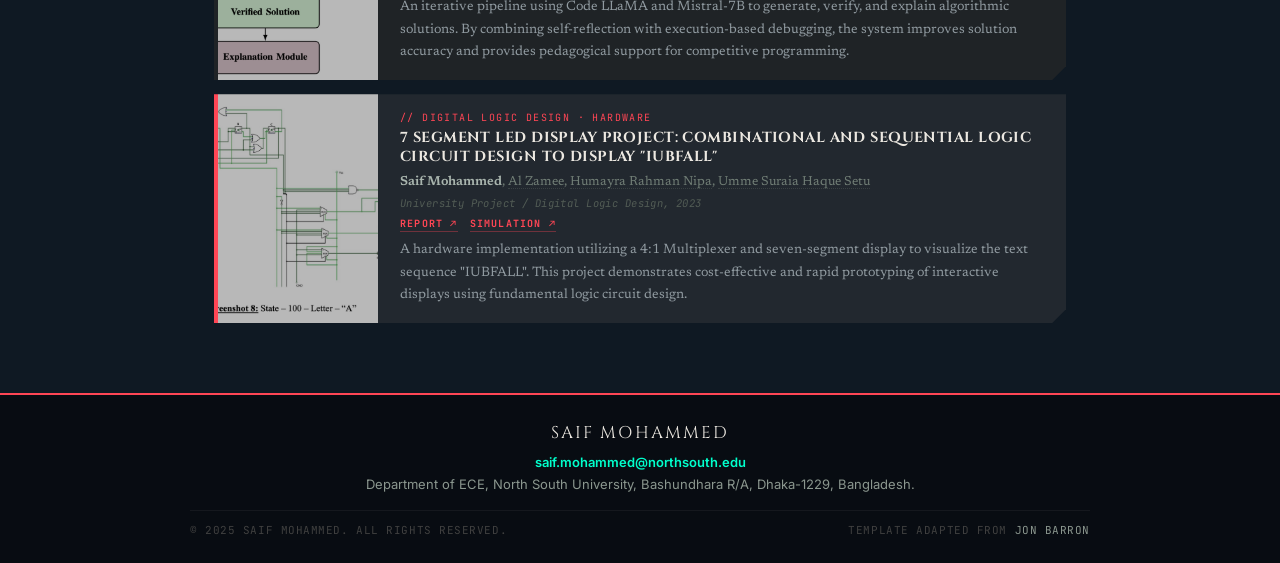
<file: index1.html>
<!DOCTYPE html>
<html lang="en">
<head>
<meta charset="UTF-8"/>
<meta name="viewport" content="width=device-width, initial-scale=1.0"/>
<title>Saif Mohammed</title>
<link rel="shortcut icon" href="images/favicon/favicon.ico" type="image/x-icon"/>
<link href="https://fonts.googleapis.com/css2?family=Cinzel:wght@400;600;700;900&family=Inter:wght@400;500;600;700;900&family=Newsreader:opsz,wght@6..72,400;6..72,500;6..72,600&family=JetBrains+Mono:wght@400;700&display=swap" rel="stylesheet"/>
<style>

/* =========================================================
   RESET & VARIABLES
   ========================================================= */
*, *::before, *::after { box-sizing: border-box; margin: 0; padding: 0; }

:root {
  /* Valorant Palette — carried from NSU ACM Technovation 3.0 */
  --val-red:    #ff4655;
  --val-dark:   #0f1923;
  --val-black:  #111111;
  --val-light:  #ece8e1;
  --val-grey:   #1f2326;
  --val-muted:  #8b978f;
  --radianite:  #00ffcc;

  /* Font Stack — same as Technovation page */
  --font-header: 'Trajan Pro', 'Cinzel', serif;   /* Display / Headers  */
  --font-serif:  'Newsreader', 'Charter', Georgia, serif; /* Body / Reading    */
  --font-sans:   'Inter', system-ui, sans-serif;  /* UI / Labels       */
  --font-mono:   'JetBrains Mono', monospace;     /* Tags / Code       */
}

html { scroll-behavior: smooth; }

body {
  font-family: var(--font-sans);
  background: var(--val-dark);
  color: var(--val-light);
  margin: 0;
  overflow-x: hidden;
}

/* =========================================================
   TACTICAL GRID BACKGROUND
   ========================================================= */
body::before {
  content: '';
  position: fixed; inset: 0; z-index: 0;
  background-image:
    linear-gradient(rgba(236, 232, 225, 0.03) 1px, transparent 1px),
    linear-gradient(90deg, rgba(236, 232, 225, 0.03) 1px, transparent 1px);
  background-size: 40px 40px;
  pointer-events: none;
}

/* =========================================================
   RADIANITE CUBE PARTICLES
   ========================================================= */
.radianite-particles {
  position: fixed; inset: 0; z-index: 0;
  pointer-events: none; overflow: hidden;
}
.cube {
  position: absolute; bottom: -50px;
  background: rgba(0, 255, 204, 0.07);
  border: 1px solid rgba(0, 255, 204, 0.22);
  box-shadow: 0 0 10px rgba(0, 255, 204, 0.12);
  animation: float-up linear infinite;
}
@keyframes float-up {
  0%   { transform: translateX(0) translateY(0) scale(0.5) rotate(0deg); opacity: 0; }
  20%  { opacity: 0.8; }
  80%  { opacity: 0.8; }
  100% { transform: translateX(var(--dx)) translateY(-100vh) scale(1.5) rotate(360deg); opacity: 0; }
}

/* =========================================================
   SITE WRAPPER & LAYOUT
   ========================================================= */
.site-wrapper {
  position: relative;
  z-index: 1;
  max-width: 900px;
  margin: 0 auto;
  padding: 70px 24px 0;
}

/* =========================================================
   HERO / BIO SECTION
   ========================================================= */
.bio-section {
  display: flex;
  gap: 55px;
  align-items: flex-start;
  margin-bottom: 70px;
  padding-bottom: 55px;
  border-bottom: 1px solid rgba(255, 70, 85, 0.18);
}

.bio-text { flex: 1; }

.bio-eyebrow {
  font-family: var(--font-mono);
  font-size: 11px;
  color: var(--val-red);
  letter-spacing: 0.2em;
  text-transform: uppercase;
  display: block;
  margin-bottom: 14px;
}

.bio-name {
  font-family: var(--font-header);
  font-size: clamp(34px, 5.5vw, 56px);
  font-weight: 900;
  color: var(--val-light);
  line-height: 1;
  letter-spacing: -0.02em;
  text-transform: uppercase;
  margin-bottom: 22px;
}
.bio-name .name-first {
  color: var(--val-light);
}
.bio-name .name-second {
  color: var(--val-red);
}

.bio-intro {
  font-family: var(--font-serif);
  font-size: 16.5px;
  color: #c5cdd5;
  line-height: 1.75;
  margin-bottom: 22px;
}
.bio-intro a {
  color: var(--radianite);
  text-decoration: none;
  border-bottom: 1px dotted rgba(0, 255, 204, 0.4);
  transition: all 0.2s;
}
.bio-intro a:hover {
  color: #fff;
  border-bottom-color: rgba(255,255,255,0.6);
}

/* Interest Tags */
.interest-tags {
  display: flex;
  flex-wrap: wrap;
  gap: 7px;
  margin-bottom: 24px;
}
.interest-tag {
  font-family: var(--font-serif);
  font-size: 15px;
  color: var(--val-light);
  border: none;
  padding: 0;
  text-transform: none;
  letter-spacing: 0;
  clip-path: none;
  transition: all 0.2s;
  cursor: default;
  display: inline;
}
.interest-tag:hover {
  color: var(--val-light);
  border-color: transparent;
}

/* Profile Links */
.profile-links {
  display: flex;
  flex-wrap: wrap;
  gap: 8px;
}
.profile-links a {
  font-family: var(--font-mono);
  font-size: 11px;
  font-weight: 700;
  color: var(--val-red);
  text-decoration: none;
  text-transform: uppercase;
  letter-spacing: 0.12em;
  border: 1px solid rgba(255, 70, 85, 0.4);
  padding: 7px 16px;
  clip-path: polygon(0 0, 100% 0, 100% calc(100% - 6px), calc(100% - 6px) 100%, 0 100%);
  transition: all 0.25s ease;
  position: relative;
  overflow: hidden;
}
.profile-links a::before {
  content: '';
  position: absolute;
  inset: 0;
  background: var(--val-red);
  transform: scaleX(0);
  transform-origin: left;
  transition: transform 0.25s ease;
  z-index: -1;
}
.profile-links a:hover { color: var(--val-dark); }
.profile-links a:hover::before { transform: scaleX(1); }

/* =========================================================
   PROFILE PHOTO — HEXAGONAL FRAME
   ========================================================= */
.bio-photo-col {
  flex-shrink: 0;
  width: 185px;
  display: flex;
  flex-direction: column;
  align-items: center;
  gap: 14px;
  padding-top: 8px;
}

.photo-hex-frame {
  position: relative;
  width: 185px;
  height: 185px;
}
.photo-hex-ring {
  position: absolute;
  inset: -4px;
  background: var(--val-red);
  clip-path: polygon(50% 0%, 100% 25%, 100% 75%, 50% 100%, 0% 75%, 0% 25%);
  animation: pulse-ring 3s ease-in-out infinite alternate;
}
@keyframes pulse-ring {
  from { filter: drop-shadow(0 0 6px rgba(255, 70, 85, 0.5)); }
  to   { filter: drop-shadow(0 0 22px rgba(255, 70, 85, 0.9)); }
}
.bio-photo {
  position: relative;
  display: block;
  width: 185px;
  height: 185px;
  object-fit: cover;
  clip-path: polygon(50% 0%, 100% 25%, 100% 75%, 50% 100%, 0% 75%, 0% 25%);
}

/* =========================================================
   SECTION HEADER
   ========================================================= */
.section-header {
  margin-bottom: 28px;
}
.section-eyebrow {
  font-family: var(--font-mono);
  font-size: 11px;
  color: var(--val-red);
  letter-spacing: 0.2em;
  text-transform: uppercase;
  display: block;
  margin-bottom: 6px;
}
.section-title {
  font-family: var(--font-header);
  font-size: 26px;
  font-weight: 900;
  color: var(--val-light);
  text-transform: uppercase;
  letter-spacing: 0.06em;
  border-bottom: 2px solid var(--val-red);
  padding-bottom: 10px;
  display: inline-block;
  margin-bottom: 12px;
}
.section-desc {
  font-family: var(--font-serif);
  font-size: 15.5px;
  color: var(--val-muted);
  line-height: 1.65;
}
.section-desc .highlight {
  background: rgba(255, 70, 85, 0.13);
  color: #f07b85;
  padding: 1px 6px;
  font-style: normal;
  border: 1px solid rgba(255, 70, 85, 0.2);
}

/* =========================================================
   PROJECT CARDS
   ========================================================= */
.projects-list {
  display: flex;
  flex-direction: column;
  gap: 14px;
  margin-bottom: 30px;
}

.project-card {
  display: flex;
  background: var(--val-grey);
  position: relative;
  clip-path: polygon(0 0, 100% 0, 100% calc(100% - 14px), calc(100% - 14px) 100%, 0 100%);
  border-left: 4px solid transparent;
  transition: all 0.3s cubic-bezier(0.25, 0.8, 0.25, 1);
  overflow: hidden;
}
/* Hover shine */
.project-card::after {
  content: '';
  position: absolute; inset: 0;
  background: linear-gradient(135deg, transparent 88%, rgba(255, 70, 85, 0.07) 100%);
  pointer-events: none; opacity: 0; transition: opacity 0.3s;
}
/* Featured = highlighted projects from original (bgcolor="#ffffd0") */
.project-card.featured {
  border-left: 4px solid var(--val-red);
  background: #22282f;
}
.project-card:hover {
  background: #272d35;
  border-left: 4px solid var(--val-red);
  transform: translateX(6px);
}
.project-card:hover::after { opacity: 1; }

/* Thumbnail */
.project-thumb {
  width: 160px;
  min-width: 160px;
  overflow: hidden;
  background: #161c22;
}
.project-thumb img {
  width: 100%;
  height: 100%;
  object-fit: cover;
  display: block;
  filter: saturate(0.45) brightness(0.72);
  transition: filter 0.4s ease, transform 0.4s ease;
}
.project-card:hover .project-thumb img {
  filter: saturate(0.85) brightness(0.88);
  transform: scale(1.04);
}

/* Content */
.project-content {
  padding: 17px 22px;
  flex: 1;
  display: flex;
  flex-direction: column;
  gap: 5px;
  min-width: 0;
}

.project-category {
  font-family: var(--font-mono);
  font-size: 10px;
  color: var(--val-red);
  text-transform: uppercase;
  letter-spacing: 0.14em;
}

.project-title {
  font-family: var(--font-header);
  font-size: 14.5px;
  font-weight: 700;
  color: var(--val-light);
  line-height: 1.3;
  text-decoration: none;
  text-transform: uppercase;
  letter-spacing: 0.03em;
  transition: color 0.2s;
  display: block;
}
.project-title:hover { color: var(--val-red); }

.project-authors {
  font-family: var(--font-serif);
  font-size: 13px;
  color: #707d75;
  line-height: 1.5;
}
.project-authors strong {
  color: #a8b4ad;
  font-style: normal;
  font-weight: 600;
}
.project-authors a {
  color: #707d75;
  text-decoration: none;
  border-bottom: 1px dotted rgba(112, 125, 117, 0.3);
  transition: all 0.2s;
}
.project-authors a:hover {
  color: var(--radianite);
  border-bottom-color: var(--radianite);
}

.project-venue {
  font-family: var(--font-mono);
  font-size: 10.5px;
  color: #525c55;
  letter-spacing: 0.04em;
  font-style: italic;
}

.project-links {
  display: flex;
  gap: 12px;
  flex-wrap: wrap;
  margin-top: 2px;
}
.project-links a {
  font-family: var(--font-mono);
  font-size: 10px;
  font-weight: 700;
  color: var(--val-red);
  text-decoration: none;
  text-transform: uppercase;
  letter-spacing: 0.12em;
  border-bottom: 1px solid rgba(255, 70, 85, 0.35);
  padding-bottom: 1px;
  transition: all 0.2s;
}
.project-links a:hover {
  color: var(--val-light);
  border-bottom-color: rgba(236, 232, 225, 0.5);
}

.project-desc {
  font-family: var(--font-serif);
  font-size: 13.5px;
  color: #909aa0;
  line-height: 1.65;
  margin-top: 2px;
}

/* =========================================================
   BOTTOM BAR / FOOTER
   ========================================================= */
.bottom-bar {
  width: 100vw;
  position: relative;
  left: 50%;
  margin-left: -50vw;
  background: rgba(9, 13, 18, 0.97);
  border-top: 2px solid var(--val-red);
  padding: 26px 20px;
  text-align: center;
  margin-top: 70px;
  z-index: 2;
}
.bb-content {
  max-width: 900px;
  margin: 0 auto;
}
.bb-name {
  font-family: var(--font-header);
  font-size: 17px;
  color: var(--val-light);
  letter-spacing: 0.12em;
  text-transform: uppercase;
  margin-bottom: 7px;
}
.bb-contact {
  font-size: 13px;
  color: var(--val-muted);
  margin-bottom: 15px;
  line-height: 1.7;
}
.bb-contact a {
  color: var(--radianite);
  text-decoration: none;
  font-weight: 600;
}
.bb-contact a:hover { text-decoration: underline; }
.bb-copyright {
  font-family: var(--font-mono);
  font-size: 11px;
  color: #404040;
  border-top: 1px solid rgba(255, 255, 255, 0.05);
  padding-top: 12px;
  display: flex;
  justify-content: space-between;
  flex-wrap: wrap;
  gap: 8px;
  text-transform: uppercase;
  letter-spacing: 0.05em;
}
.bb-copyright span { color: var(--val-muted); }
.bb-copyright a {
  color: var(--val-muted);
  text-decoration: none;
}
.bb-copyright a:hover { color: var(--val-light); }

/* =========================================================
   CUSTOM SCROLLBAR
   ========================================================= */
::-webkit-scrollbar { width: 4px; }
::-webkit-scrollbar-track { background: var(--val-dark); }
::-webkit-scrollbar-thumb { background: var(--val-red); border-radius: 2px; }

/* =========================================================
   RESPONSIVE
   ========================================================= */
@media (max-width: 700px) {
  .site-wrapper { padding: 40px 16px 0; }
  .bio-section {
    flex-direction: column-reverse;
    align-items: center;
    gap: 30px;
    text-align: center;
  }
  .bio-photo-col { width: 150px; }
  .photo-hex-frame { width: 150px; height: 150px; }
  .photo-hex-ring { inset: -3px; }
  .bio-photo { width: 150px; height: 150px; }
  .interest-tags { justify-content: center; }
  .profile-links { justify-content: center; }
  .project-card { flex-direction: column; }
  .project-thumb {
    width: 100%; min-width: unset;
    height: 130px;
  }
}

</style>
</head>
<body>

<!-- ============================================================
     RADIANITE CUBE PARTICLES
     ============================================================ -->
<div class="radianite-particles" id="particles"></div>

<div class="site-wrapper">

  <!-- ==========================================================
       BIO / HERO
       ========================================================== -->
  <section class="bio-section">

    <div class="bio-text">
      <!-- <span class="bio-eyebrow">// CSE Undergraduate &middot; North South University</span> -->
      <h1 class="bio-name"><span class="name-first">Saif</span><br/><span class="name-second">Mohammed</span></h1>

      <!-- <p class="bio-intro">
        I'm a Research Assistant (RA) at
        <a href="https://www.northsouth.edu/">North South University</a> and also Chief Technical Officer (CTO) <a href="https://runbangladesh.com/">Run Bangladesh</a> at a running event startup in Dhaka, Bangladesh.
        I work on artificial intelligence and modern software systems. Additionally, I serve as the Coordinator and Academic Mentor of the Research and Development Group (R&amp;D) Group and as the
        Moderator of the Web Group at the
        <a href="https://nsusc.acm.org/">NSU ACM Student Chapter</a>. My research interests include Computer Vision (CV), Natural Language Processing (NLP), Deep Learning (DL), and Generative AI (GenAI).
        </p> -->

        <p class="bio-intro">
          I am a Research Assistant (RA) at 
          <a href="https://www.northsouth.edu/">North South University</a> and the Chief Technical Officer (CTO) at 
          <a href="https://runbangladesh.com/">Run Bangladesh</a>, a running event startup based in Dhaka, Bangladesh.
          I work on artificial intelligence and modern software systems. Additionally, I serve as the Coordinator and Academic Mentor of the Research and Development (R&amp;D) Group, and as the Moderator of the Web Group at the 
          <a href="https://nsusc.acm.org/">NSU ACM Student Chapter</a>. 
          My research interests include Computer Vision (CV), Natural Language Processing (NLP), Deep Learning (DL), and Generative AI (GenAI).
        </p>

        
      <div class="profile-links">
        <a href="mailto:saif.mohammed@northsouth.edu">Email</a>
        <a href="data/Saif Mohammed - Resume.pdf">Resume</a>
        <a href="https://www.linkedin.com/in/nipunsaif/" target="_blank">LinkedIn</a>
        <a href="https://x.com/nipunsaif" target="_blank">Twitter</a>
        <a href="https://github.com/nipunsaif/" target="_blank">Github</a>
        <a href="https://www.researchgate.net/profile/Saif-Mohammed-18" target="_blank">ResearchGate</a>
      </div>
    </div>

    <div class="bio-photo-col">
      <div class="photo-hex-frame">
        <div class="photo-hex-ring"></div>
        <img src="images/SaifM.jpeg" alt="Saif Mohammed" class="bio-photo"/>
      </div>
    </div>

  </section>

  <!-- ==========================================================
       SELECTED RESEARCH PROJECTS
       ========================================================== -->
  <section>

    <div class="section-header">
      <!-- <span class="section-eyebrow">// Research Output</span> -->
      <h2 class="section-title">Selected Research Projects</h2>
      <p class="section-desc">
        My research lies at the intersection of Artificial Intelligence and the Internet of Things.
        I specialize in Deep Learning, with a specific focus on Computer Vision, Natural Language Processing,
        and Generative AI. Key reports are <span class="highlight">highlighted</span> below.
      </p>
    </div>

    <div class="projects-list">

      <!-- ── CareerMAS ── (featured / highlighted) -->
      <div class="project-card featured">
        <div class="project-thumb">
          <img src="images/CareerMAS.jpeg" alt="CareerMAS"/>
        </div>
        <div class="project-content">
          <div class="project-category">// Multi-Agent LLM &middot; Machine Learning</div>
          <a href="https://www.researchgate.net/publication/395334813_CareerMAS_A_Multi-Agent_LLM_Framework_for_Career_Guidance_and_Job_Placement_in_Bangladesh?channel=doi&linkId=68bd599283031f0e13f289ab&showFulltext=true"
             class="project-title" target="_blank">
            CareerMAS: A Multi-Agent LLM Framework for Career Guidance and Job Placement in Bangladesh
          </a>
          <div class="project-authors">
            <strong>Saif Mohammed</strong>,
            <a href="#">Humayra Rahman Nipa</a>,
            <a href="#">Ankita Kundu</a>,
            <a href="#">Sabab Ashfak Fahim</a>
          </div>
          <div class="project-venue">University Project / Machine Learning, 2025</div>
          <div class="project-links">
            <a href="https://www.researchgate.net/publication/395334813_CareerMAS_A_Multi-Agent_LLM_Framework_for_Career_Guidance_and_Job_Placement_in_Bangladesh?channel=doi&linkId=68bd599283031f0e13f289ab&showFulltext=true" target="_blank">Report ↗</a>
            <a href="https://github.com/nipunsaif/CareerMAS" target="_blank">Code ↗</a>
          </div>
          <div class="project-desc">
            A multi-agent framework integrating web-scraped data and ML-based salary prediction to provide personalized career recommendations. Using fine-tuned LLMs, it converts unstructured job listings into actionable insights to align job seekers with market demands in Bangladesh.
          </div>
        </div>
      </div>

      <!-- ── DiabetIQ ── -->
      <div class="project-card">
        <div class="project-thumb">
          <img src="images/DiabetIQ.jpeg" alt="DiabetIQ"/>
        </div>
        <div class="project-content">
          <div class="project-category">// LLM &middot; RAG Chatbot &middot; ML Risk Prediction</div>
          <a href="https://www.researchgate.net/publication/391479329_DiabetIQ_An_Intelligent_Diabetes_Management_Application_with_an_Integrated_LLM-Augmented_RAG_Chatbot_and_ML-Based_Risk_Early_Prediction"
             class="project-title" target="_blank">
            DiabetIQ: An Intelligent Diabetes Management Application with an Integrated LLM-Augmented Chatbot and Machine Learning-Driven Early Risk Prediction
          </a>
          <div class="project-authors">
            <strong>Saif Mohammed</strong>,
            <a href="#">Nazibul Islam Nabil</a>,
            <a href="#">Humayra Rahman Nipa</a>,
            <a href="#">Umme Suraia Haque Setu</a>
          </div>
          <div class="project-venue">University Project / Junior Design Project, 2025</div>
          <div class="project-links">
            <a href="https://www.researchgate.net/publication/391479329_DiabetIQ_An_Intelligent_Diabetes_Management_Application_with_an_Integrated_LLM-Augmented_RAG_Chatbot_and_ML-Based_Risk_Early_Prediction" target="_blank">Report ↗</a>
            <a href="https://github.com/nipunsaif/DiabetIQ" target="_blank">Code ↗</a>
          </div>
          <div class="project-desc">
            A Flutter-based health framework combining an LLM-augmented RAG chatbot for verifiable medical advice with ML-based early risk prediction. The system analyzes user health data to predict hypo- and hyperglycemia risks, enabling proactive diabetes care.
          </div>
        </div>
      </div>

      <!-- ── ClueChain ── (featured / highlighted) -->
      <div class="project-card featured">
        <div class="project-thumb">
          <img src="images/Clue.jpeg" alt="ClueChain"/>
        </div>
        <div class="project-content">
          <div class="project-category">// Bayesian Inference &middot; Artificial Intelligence</div>
          <a href="https://www.researchgate.net/publication/391453960_ClueChain_A_Bayesian_Network-Based_Mystery_Solver_Application"
             class="project-title" target="_blank">
            ClueChain: A Bayesian Network-Based Mystery Solver Application
          </a>
          <div class="project-authors">
            <strong>Saif Mohammed</strong>,
            <a href="#">Humayra Rahman Nipa</a>,
            <a href="#">Mainul Kaysar</a>,
            <a href="#">Jannatul Islam</a>,
            <a href="#">Saif Uz Zaman</a>
          </div>
          <div class="project-venue">University Project / Artificial Intelligence, 2025</div>
          <div class="project-links">
            <a href="https://www.researchgate.net/publication/391453960_ClueChain_A_Bayesian_Network-Based_Mystery_Solver_Application" target="_blank">Report ↗</a>
            <a href="https://github.com/nipunsaif/ClueChain" target="_blank">Code ↗</a>
          </div>
          <div class="project-desc">
            An interactive application that applies Bayesian inference to fictional mystery scenarios. Users input clues and evidence, and the system calculates the probabilities of different suspects, offering a data-driven approach to deduction.
          </div>
        </div>
      </div>

      <!-- ── AI CP Code Generation ── -->
      <div class="project-card">
        <div class="project-thumb">
          <img src="images/AI.jpeg" alt="AI-Powered CP Tool"/>
        </div>
        <div class="project-content">
          <div class="project-category">// Code LLaMA &middot; Mistral-7B &middot; Deep Learning</div>
          <a href="https://www.researchgate.net/publication/395178878_AI-Powered_Competitive_Programming_Code_Generation_Tool_Leveraging_Large_Language_Models"
             class="project-title" target="_blank">
            AI-Powered Competitive Programming Code Generation Tool Leveraging Large Language Models
          </a>
          <div class="project-authors">
            <strong>Saif Mohammed</strong>,
            <a href="#">Shawal Kabir Chy.</a>,
            <a href="#">Sadia Ibnat Isamoni</a>,
            <a href="#">Humayra Rahman Nipa</a>
          </div>
          <div class="project-venue">University Project / Deep Learning, 2025</div>
          <div class="project-links">
            <a href="https://www.researchgate.net/publication/395178878_AI-Powered_Competitive_Programming_Code_Generation_Tool_Leveraging_Large_Language_Models" target="_blank">Report ↗</a>
            <a href="https://github.com/nipunsaif/CodeLlama-FT" target="_blank">Code ↗</a>
          </div>
          <div class="project-desc">
            An iterative pipeline using Code LLaMA and Mistral-7B to generate, verify, and explain algorithmic solutions. By combining self-reflection with execution-based debugging, the system improves solution accuracy and provides pedagogical support for competitive programming.
          </div>
        </div>
      </div>

      <!-- ── 7-Segment LED ── (featured / highlighted) -->
      <div class="project-card featured">
        <div class="project-thumb">
          <img src="images/IUB.jpeg" alt="7-Segment LED Display"/>
        </div>
        <div class="project-content">
          <div class="project-category">// Digital Logic Design &middot; Hardware</div>
          <a href="https://www.researchgate.net/publication/367350642_Project_Report_on_Designing_a_Combinational_and_Sequential_Logic_Circuit_to_display_IUBFALL_in_a_Seven-Segment_Display"
             class="project-title" target="_blank">
            7 Segment LED Display Project: Combinational and Sequential Logic Circuit Design to display "IUBFALL"
          </a>
          <div class="project-authors">
            <strong>Saif Mohammed</strong>,
            <a href="#">Al Zamee</a>,
            <a href="#">Humayra Rahman Nipa</a>,
            <a href="#">Umme Suraia Haque Setu</a>
          </div>
          <div class="project-venue">University Project / Digital Logic Design, 2023</div>
          <div class="project-links">
            <a href="https://www.researchgate.net/publication/367350642_Project_Report_on_Designing_a_Combinational_and_Sequential_Logic_Circuit_to_display_IUBFALL_in_a_Seven-Segment_Display" target="_blank">Report ↗</a>
            <a href="https://github.com/nipunsaif/7-Segment-LED-Display-Project" target="_blank">Simulation ↗</a>
          </div>
          <div class="project-desc">
            A hardware implementation utilizing a 4:1 Multiplexer and seven-segment display to visualize the text sequence "IUBFALL". This project demonstrates cost-effective and rapid prototyping of interactive displays using fundamental logic circuit design.
          </div>
        </div>
      </div>

    </div>
  </section>

</div><!-- /site-wrapper -->

<!-- ==========================================================
     BOTTOM BAR / FOOTER
     ========================================================== -->
<footer class="bottom-bar">
  <div class="bb-content">
    <div class="bb-name">Saif Mohammed</div>
    <div class="bb-contact">
      <a href="mailto:saif.mohammed@northsouth.edu">saif.mohammed@northsouth.edu</a><br/>
      Department of ECE, North South University, Bashundhara R/A, Dhaka-1229, Bangladesh.
    </div>
    <div class="bb-copyright">
      <div>© 2025 Saif Mohammed. All Rights Reserved.</div>
      <div>Template adapted from <span><a href="https://github.com/jonbarron/jonbarron_website" target="_blank">Jon Barron</a></span></div>
    </div>
  </div>
</footer>

<!-- ==========================================================
     RADIANITE PARTICLES SCRIPT
     ========================================================== -->
<script>
  const container = document.getElementById('particles');
  for (let i = 0; i < 18; i++) {
    const cube = document.createElement('div');
    cube.className = 'cube';
    const size = Math.random() * 28 + 8;
    cube.style.cssText = `
      left: ${Math.random() * 100}%;
      width: ${size}px;
      height: ${size}px;
      --dx: ${(Math.random() - 0.5) * 180}px;
      animation-duration: ${Math.random() * 10 + 8}s;
      animation-delay: ${Math.random() * 7}s;
    `;
    container.appendChild(cube);
  }
</script>

</body>
</html>
</file>
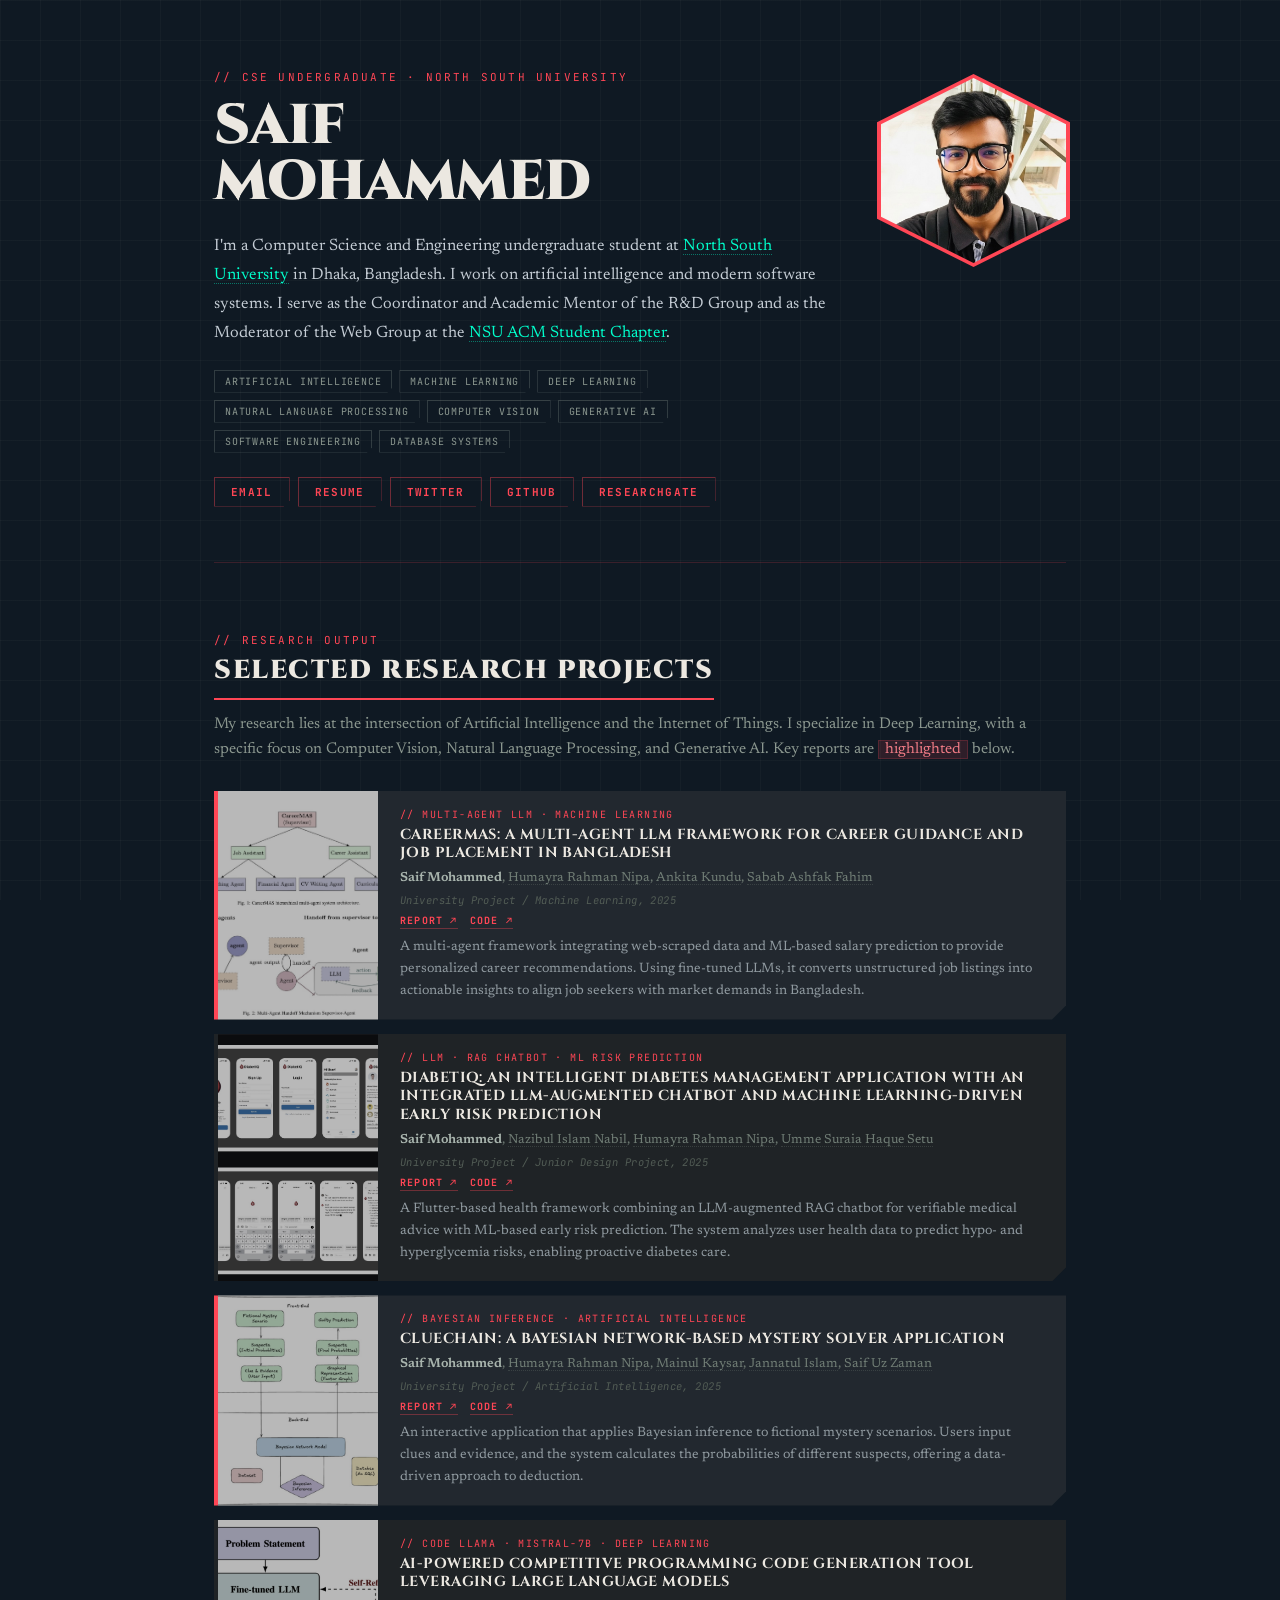
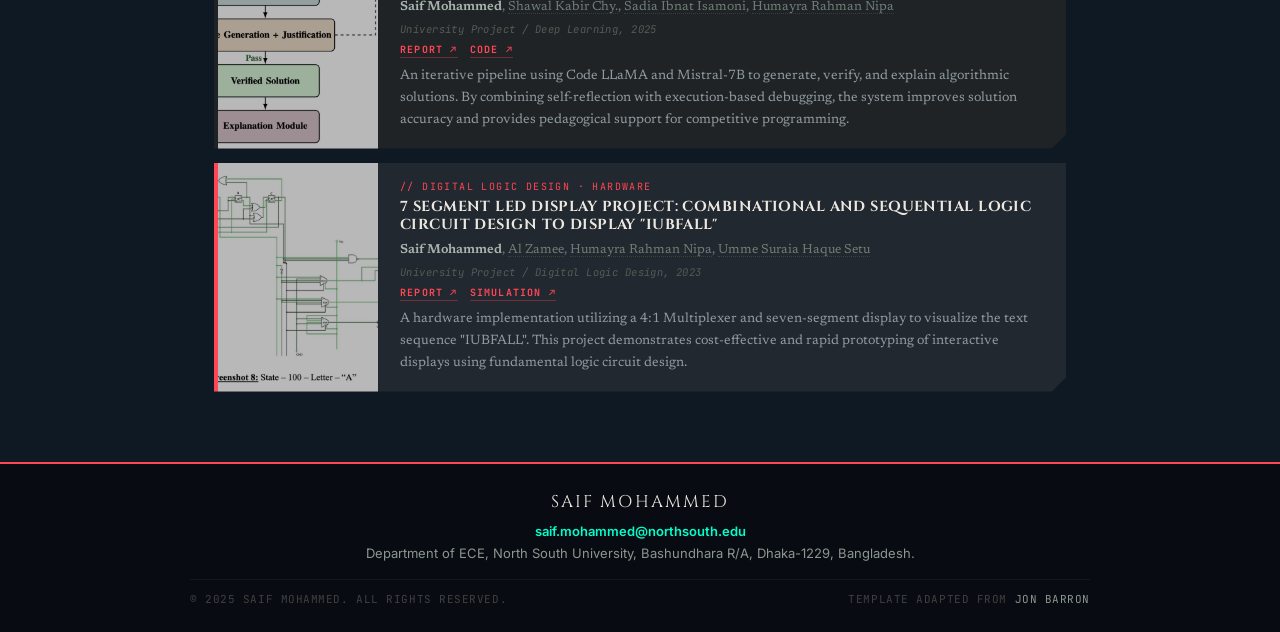
<file: index4.html>
<!DOCTYPE html>
<html lang="en">
<head>
<meta charset="UTF-8"/>
<meta name="viewport" content="width=device-width, initial-scale=1.0"/>
<title>Saif Mohammed</title>
<link rel="shortcut icon" href="images/favicon/favicon.ico" type="image/x-icon"/>
<link href="https://fonts.googleapis.com/css2?family=Cinzel:wght@400;600;700;900&family=Inter:wght@400;500;600;700;900&family=Newsreader:opsz,wght@6..72,400;6..72,500;6..72,600&family=JetBrains+Mono:wght@400;700&display=swap" rel="stylesheet"/>
<style>

/* =========================================================
   RESET & VARIABLES
   ========================================================= */
*, *::before, *::after { box-sizing: border-box; margin: 0; padding: 0; }

:root {
  /* Valorant Palette — carried from NSU ACM Technovation 3.0 */
  --val-red:    #ff4655;
  --val-dark:   #0f1923;
  --val-black:  #111111;
  --val-light:  #ece8e1;
  --val-grey:   #1f2326;
  --val-muted:  #8b978f;
  --radianite:  #00ffcc;

  /* Font Stack — same as Technovation page */
  --font-header: 'Trajan Pro', 'Cinzel', serif;   /* Display / Headers  */
  --font-serif:  'Newsreader', 'Charter', Georgia, serif; /* Body / Reading    */
  --font-sans:   'Inter', system-ui, sans-serif;  /* UI / Labels       */
  --font-mono:   'JetBrains Mono', monospace;     /* Tags / Code       */
}

html { scroll-behavior: smooth; }

body {
  font-family: var(--font-sans);
  background: var(--val-dark);
  color: var(--val-light);
  margin: 0;
  overflow-x: hidden;
}

/* =========================================================
   TACTICAL GRID BACKGROUND
   ========================================================= */
body::before {
  content: '';
  position: fixed; inset: 0; z-index: 0;
  background-image:
    linear-gradient(rgba(236, 232, 225, 0.03) 1px, transparent 1px),
    linear-gradient(90deg, rgba(236, 232, 225, 0.03) 1px, transparent 1px);
  background-size: 40px 40px;
  pointer-events: none;
}

/* =========================================================
   RADIANITE CUBE PARTICLES
   ========================================================= */
.radianite-particles {
  position: fixed; inset: 0; z-index: 0;
  pointer-events: none; overflow: hidden;
}
.cube {
  position: absolute; bottom: -50px;
  background: rgba(0, 255, 204, 0.07);
  border: 1px solid rgba(0, 255, 204, 0.22);
  box-shadow: 0 0 10px rgba(0, 255, 204, 0.12);
  animation: float-up linear infinite;
}
@keyframes float-up {
  0%   { transform: translateX(0) translateY(0) scale(0.5) rotate(0deg); opacity: 0; }
  20%  { opacity: 0.8; }
  80%  { opacity: 0.8; }
  100% { transform: translateX(var(--dx)) translateY(-100vh) scale(1.5) rotate(360deg); opacity: 0; }
}

/* =========================================================
   SITE WRAPPER & LAYOUT
   ========================================================= */
.site-wrapper {
  position: relative;
  z-index: 1;
  max-width: 900px;
  margin: 0 auto;
  padding: 70px 24px 0;
}

/* =========================================================
   HERO / BIO SECTION
   ========================================================= */
.bio-section {
  display: flex;
  gap: 55px;
  align-items: flex-start;
  margin-bottom: 70px;
  padding-bottom: 55px;
  border-bottom: 1px solid rgba(255, 70, 85, 0.18);
}

.bio-text { flex: 1; }

.bio-eyebrow {
  font-family: var(--font-mono);
  font-size: 11px;
  color: var(--val-red);
  letter-spacing: 0.2em;
  text-transform: uppercase;
  display: block;
  margin-bottom: 14px;
}

.bio-name {
  font-family: var(--font-header);
  font-size: clamp(34px, 5.5vw, 56px);
  font-weight: 900;
  color: var(--val-light);
  line-height: 1;
  letter-spacing: -0.02em;
  text-transform: uppercase;
  margin-bottom: 22px;
}

.bio-intro {
  font-family: var(--font-serif);
  font-size: 16.5px;
  color: #c5cdd5;
  line-height: 1.75;
  margin-bottom: 22px;
}
.bio-intro a {
  color: var(--radianite);
  text-decoration: none;
  border-bottom: 1px dotted rgba(0, 255, 204, 0.4);
  transition: all 0.2s;
}
.bio-intro a:hover {
  color: #fff;
  border-bottom-color: rgba(255,255,255,0.6);
}

/* Interest Tags */
.interest-tags {
  display: flex;
  flex-wrap: wrap;
  gap: 7px;
  margin-bottom: 24px;
}
.interest-tag {
  font-family: var(--font-mono);
  font-size: 10px;
  color: var(--val-muted);
  border: 1px solid rgba(139, 151, 143, 0.28);
  padding: 4px 10px;
  text-transform: uppercase;
  letter-spacing: 0.08em;
  clip-path: polygon(0 0, 100% 0, 100% calc(100% - 5px), calc(100% - 5px) 100%, 0 100%);
  transition: all 0.2s;
  cursor: default;
}
.interest-tag:hover {
  color: var(--val-light);
  border-color: rgba(255, 70, 85, 0.5);
}

/* Profile Links */
.profile-links {
  display: flex;
  flex-wrap: wrap;
  gap: 8px;
}
.profile-links a {
  font-family: var(--font-mono);
  font-size: 11px;
  font-weight: 700;
  color: var(--val-red);
  text-decoration: none;
  text-transform: uppercase;
  letter-spacing: 0.12em;
  border: 1px solid rgba(255, 70, 85, 0.4);
  padding: 7px 16px;
  clip-path: polygon(0 0, 100% 0, 100% calc(100% - 6px), calc(100% - 6px) 100%, 0 100%);
  transition: all 0.25s ease;
  position: relative;
  overflow: hidden;
}
.profile-links a::before {
  content: '';
  position: absolute;
  inset: 0;
  background: var(--val-red);
  transform: scaleX(0);
  transform-origin: left;
  transition: transform 0.25s ease;
  z-index: -1;
}
.profile-links a:hover { color: var(--val-dark); }
.profile-links a:hover::before { transform: scaleX(1); }

/* =========================================================
   PROFILE PHOTO — HEXAGONAL FRAME
   ========================================================= */
.bio-photo-col {
  flex-shrink: 0;
  width: 185px;
  display: flex;
  flex-direction: column;
  align-items: center;
  gap: 14px;
  padding-top: 8px;
}

.photo-hex-frame {
  position: relative;
  width: 185px;
  height: 185px;
}
.photo-hex-ring {
  position: absolute;
  inset: -4px;
  background: var(--val-red);
  clip-path: polygon(50% 0%, 100% 25%, 100% 75%, 50% 100%, 0% 75%, 0% 25%);
  animation: pulse-ring 3s ease-in-out infinite alternate;
}
@keyframes pulse-ring {
  from { filter: drop-shadow(0 0 6px rgba(255, 70, 85, 0.5)); }
  to   { filter: drop-shadow(0 0 22px rgba(255, 70, 85, 0.9)); }
}
.bio-photo {
  position: relative;
  display: block;
  width: 185px;
  height: 185px;
  object-fit: cover;
  clip-path: polygon(50% 0%, 100% 25%, 100% 75%, 50% 100%, 0% 75%, 0% 25%);
}

/* =========================================================
   SECTION HEADER
   ========================================================= */
.section-header {
  margin-bottom: 28px;
}
.section-eyebrow {
  font-family: var(--font-mono);
  font-size: 11px;
  color: var(--val-red);
  letter-spacing: 0.2em;
  text-transform: uppercase;
  display: block;
  margin-bottom: 6px;
}
.section-title {
  font-family: var(--font-header);
  font-size: 26px;
  font-weight: 900;
  color: var(--val-light);
  text-transform: uppercase;
  letter-spacing: 0.06em;
  border-bottom: 2px solid var(--val-red);
  padding-bottom: 10px;
  display: inline-block;
  margin-bottom: 12px;
}
.section-desc {
  font-family: var(--font-serif);
  font-size: 15.5px;
  color: var(--val-muted);
  line-height: 1.65;
}
.section-desc .highlight {
  background: rgba(255, 70, 85, 0.13);
  color: #f07b85;
  padding: 1px 6px;
  font-style: normal;
  border: 1px solid rgba(255, 70, 85, 0.2);
}

/* =========================================================
   PROJECT CARDS
   ========================================================= */
.projects-list {
  display: flex;
  flex-direction: column;
  gap: 14px;
  margin-bottom: 30px;
}

.project-card {
  display: flex;
  background: var(--val-grey);
  position: relative;
  clip-path: polygon(0 0, 100% 0, 100% calc(100% - 14px), calc(100% - 14px) 100%, 0 100%);
  border-left: 4px solid transparent;
  transition: all 0.3s cubic-bezier(0.25, 0.8, 0.25, 1);
  overflow: hidden;
}
/* Hover shine */
.project-card::after {
  content: '';
  position: absolute; inset: 0;
  background: linear-gradient(135deg, transparent 88%, rgba(255, 70, 85, 0.07) 100%);
  pointer-events: none; opacity: 0; transition: opacity 0.3s;
}
/* Featured = highlighted projects from original (bgcolor="#ffffd0") */
.project-card.featured {
  border-left: 4px solid var(--val-red);
  background: #22282f;
}
.project-card:hover {
  background: #272d35;
  border-left: 4px solid var(--val-red);
  transform: translateX(6px);
}
.project-card:hover::after { opacity: 1; }

/* Thumbnail */
.project-thumb {
  width: 160px;
  min-width: 160px;
  overflow: hidden;
  background: #161c22;
}
.project-thumb img {
  width: 100%;
  height: 100%;
  object-fit: cover;
  display: block;
  filter: saturate(0.45) brightness(0.72);
  transition: filter 0.4s ease, transform 0.4s ease;
}
.project-card:hover .project-thumb img {
  filter: saturate(0.85) brightness(0.88);
  transform: scale(1.04);
}

/* Content */
.project-content {
  padding: 17px 22px;
  flex: 1;
  display: flex;
  flex-direction: column;
  gap: 5px;
  min-width: 0;
}

.project-category {
  font-family: var(--font-mono);
  font-size: 10px;
  color: var(--val-red);
  text-transform: uppercase;
  letter-spacing: 0.14em;
}

.project-title {
  font-family: var(--font-header);
  font-size: 14.5px;
  font-weight: 700;
  color: var(--val-light);
  line-height: 1.3;
  text-decoration: none;
  text-transform: uppercase;
  letter-spacing: 0.03em;
  transition: color 0.2s;
  display: block;
}
.project-title:hover { color: var(--val-red); }

.project-authors {
  font-family: var(--font-serif);
  font-size: 13px;
  color: #707d75;
  line-height: 1.5;
}
.project-authors strong {
  color: #a8b4ad;
  font-style: normal;
  font-weight: 600;
}
.project-authors a {
  color: #707d75;
  text-decoration: none;
  border-bottom: 1px dotted rgba(112, 125, 117, 0.3);
  transition: all 0.2s;
}
.project-authors a:hover {
  color: var(--radianite);
  border-bottom-color: var(--radianite);
}

.project-venue {
  font-family: var(--font-mono);
  font-size: 10.5px;
  color: #525c55;
  letter-spacing: 0.04em;
  font-style: italic;
}

.project-links {
  display: flex;
  gap: 12px;
  flex-wrap: wrap;
  margin-top: 2px;
}
.project-links a {
  font-family: var(--font-mono);
  font-size: 10px;
  font-weight: 700;
  color: var(--val-red);
  text-decoration: none;
  text-transform: uppercase;
  letter-spacing: 0.12em;
  border-bottom: 1px solid rgba(255, 70, 85, 0.35);
  padding-bottom: 1px;
  transition: all 0.2s;
}
.project-links a:hover {
  color: var(--val-light);
  border-bottom-color: rgba(236, 232, 225, 0.5);
}

.project-desc {
  font-family: var(--font-serif);
  font-size: 13.5px;
  color: #909aa0;
  line-height: 1.65;
  margin-top: 2px;
}

/* =========================================================
   BOTTOM BAR / FOOTER
   ========================================================= */
.bottom-bar {
  width: 100vw;
  position: relative;
  left: 50%;
  margin-left: -50vw;
  background: rgba(9, 13, 18, 0.97);
  border-top: 2px solid var(--val-red);
  padding: 26px 20px;
  text-align: center;
  margin-top: 70px;
  z-index: 2;
}
.bb-content {
  max-width: 900px;
  margin: 0 auto;
}
.bb-name {
  font-family: var(--font-header);
  font-size: 17px;
  color: var(--val-light);
  letter-spacing: 0.12em;
  text-transform: uppercase;
  margin-bottom: 7px;
}
.bb-contact {
  font-size: 13px;
  color: var(--val-muted);
  margin-bottom: 15px;
  line-height: 1.7;
}
.bb-contact a {
  color: var(--radianite);
  text-decoration: none;
  font-weight: 600;
}
.bb-contact a:hover { text-decoration: underline; }
.bb-copyright {
  font-family: var(--font-mono);
  font-size: 11px;
  color: #404040;
  border-top: 1px solid rgba(255, 255, 255, 0.05);
  padding-top: 12px;
  display: flex;
  justify-content: space-between;
  flex-wrap: wrap;
  gap: 8px;
  text-transform: uppercase;
  letter-spacing: 0.05em;
}
.bb-copyright span { color: var(--val-muted); }
.bb-copyright a {
  color: var(--val-muted);
  text-decoration: none;
}
.bb-copyright a:hover { color: var(--val-light); }

/* =========================================================
   CUSTOM SCROLLBAR
   ========================================================= */
::-webkit-scrollbar { width: 4px; }
::-webkit-scrollbar-track { background: var(--val-dark); }
::-webkit-scrollbar-thumb { background: var(--val-red); border-radius: 2px; }

/* =========================================================
   RESPONSIVE
   ========================================================= */
@media (max-width: 700px) {
  .site-wrapper { padding: 40px 16px 0; }
  .bio-section {
    flex-direction: column-reverse;
    align-items: center;
    gap: 30px;
    text-align: center;
  }
  .bio-photo-col { width: 150px; }
  .photo-hex-frame { width: 150px; height: 150px; }
  .photo-hex-ring { inset: -3px; }
  .bio-photo { width: 150px; height: 150px; }
  .interest-tags { justify-content: center; }
  .profile-links { justify-content: center; }
  .project-card { flex-direction: column; }
  .project-thumb {
    width: 100%; min-width: unset;
    height: 130px;
  }
}

</style>
</head>
<body>

<!-- ============================================================
     RADIANITE CUBE PARTICLES
     ============================================================ -->
<div class="radianite-particles" id="particles"></div>

<div class="site-wrapper">

  <!-- ==========================================================
       BIO / HERO
       ========================================================== -->
  <section class="bio-section">

    <div class="bio-text">
      <span class="bio-eyebrow">// CSE Undergraduate &middot; North South University</span>
      <h1 class="bio-name">Saif<br/>Mohammed</h1>

      <p class="bio-intro">
        I'm a Computer Science and Engineering undergraduate student at
        <a href="https://www.northsouth.edu/">North South University</a> in Dhaka, Bangladesh.
        I work on artificial intelligence and modern software systems.
        I serve as the Coordinator and Academic Mentor of the R&amp;D Group and as the
        Moderator of the Web Group at the
        <a href="https://nsusc.acm.org/">NSU ACM Student Chapter</a>.
      </p>

      <div class="interest-tags">
        <span class="interest-tag">Artificial Intelligence</span>
        <span class="interest-tag">Machine Learning</span>
        <span class="interest-tag">Deep Learning</span>
        <span class="interest-tag">Natural Language Processing</span>
        <span class="interest-tag">Computer Vision</span>
        <span class="interest-tag">Generative AI</span>
        <span class="interest-tag">Software Engineering</span>
        <span class="interest-tag">Database Systems</span>
      </div>

      <div class="profile-links">
        <a href="mailto:saif.mohammed@northsouth.edu">Email</a>
        <a href="data/Saif-Mohammed-Resume.pdf">Resume</a>
        <a href="https://x.com/nipunsaif" target="_blank">Twitter</a>
        <a href="https://github.com/nipunsaif/" target="_blank">Github</a>
        <a href="https://www.researchgate.net/profile/Saif-Mohammed-18" target="_blank">ResearchGate</a>
      </div>
    </div>

    <div class="bio-photo-col">
      <div class="photo-hex-frame">
        <div class="photo-hex-ring"></div>
        <img src="images/SaifM.jpeg" alt="Saif Mohammed" class="bio-photo"/>
      </div>
    </div>

  </section>

  <!-- ==========================================================
       SELECTED RESEARCH PROJECTS
       ========================================================== -->
  <section>

    <div class="section-header">
      <span class="section-eyebrow">// Research Output</span>
      <h2 class="section-title">Selected Research Projects</h2>
      <p class="section-desc">
        My research lies at the intersection of Artificial Intelligence and the Internet of Things.
        I specialize in Deep Learning, with a specific focus on Computer Vision, Natural Language Processing,
        and Generative AI. Key reports are <span class="highlight">highlighted</span> below.
      </p>
    </div>

    <div class="projects-list">

      <!-- ── CareerMAS ── (featured / highlighted) -->
      <div class="project-card featured">
        <div class="project-thumb">
          <img src="images/CareerMAS.jpeg" alt="CareerMAS"/>
        </div>
        <div class="project-content">
          <div class="project-category">// Multi-Agent LLM &middot; Machine Learning</div>
          <a href="https://www.researchgate.net/publication/395334813_CareerMAS_A_Multi-Agent_LLM_Framework_for_Career_Guidance_and_Job_Placement_in_Bangladesh?channel=doi&linkId=68bd599283031f0e13f289ab&showFulltext=true"
             class="project-title" target="_blank">
            CareerMAS: A Multi-Agent LLM Framework for Career Guidance and Job Placement in Bangladesh
          </a>
          <div class="project-authors">
            <strong>Saif Mohammed</strong>,
            <a href="#">Humayra Rahman Nipa</a>,
            <a href="#">Ankita Kundu</a>,
            <a href="#">Sabab Ashfak Fahim</a>
          </div>
          <div class="project-venue">University Project / Machine Learning, 2025</div>
          <div class="project-links">
            <a href="https://www.researchgate.net/publication/395334813_CareerMAS_A_Multi-Agent_LLM_Framework_for_Career_Guidance_and_Job_Placement_in_Bangladesh?channel=doi&linkId=68bd599283031f0e13f289ab&showFulltext=true" target="_blank">Report ↗</a>
            <a href="https://github.com/nipunsaif/CareerMAS" target="_blank">Code ↗</a>
          </div>
          <div class="project-desc">
            A multi-agent framework integrating web-scraped data and ML-based salary prediction to provide personalized career recommendations. Using fine-tuned LLMs, it converts unstructured job listings into actionable insights to align job seekers with market demands in Bangladesh.
          </div>
        </div>
      </div>

      <!-- ── DiabetIQ ── -->
      <div class="project-card">
        <div class="project-thumb">
          <img src="images/DiabetIQ.jpeg" alt="DiabetIQ"/>
        </div>
        <div class="project-content">
          <div class="project-category">// LLM &middot; RAG Chatbot &middot; ML Risk Prediction</div>
          <a href="https://www.researchgate.net/publication/391479329_DiabetIQ_An_Intelligent_Diabetes_Management_Application_with_an_Integrated_LLM-Augmented_RAG_Chatbot_and_ML-Based_Risk_Early_Prediction"
             class="project-title" target="_blank">
            DiabetIQ: An Intelligent Diabetes Management Application with an Integrated LLM-Augmented Chatbot and Machine Learning-Driven Early Risk Prediction
          </a>
          <div class="project-authors">
            <strong>Saif Mohammed</strong>,
            <a href="#">Nazibul Islam Nabil</a>,
            <a href="#">Humayra Rahman Nipa</a>,
            <a href="#">Umme Suraia Haque Setu</a>
          </div>
          <div class="project-venue">University Project / Junior Design Project, 2025</div>
          <div class="project-links">
            <a href="https://www.researchgate.net/publication/391479329_DiabetIQ_An_Intelligent_Diabetes_Management_Application_with_an_Integrated_LLM-Augmented_RAG_Chatbot_and_ML-Based_Risk_Early_Prediction" target="_blank">Report ↗</a>
            <a href="https://github.com/nipunsaif/DiabetIQ" target="_blank">Code ↗</a>
          </div>
          <div class="project-desc">
            A Flutter-based health framework combining an LLM-augmented RAG chatbot for verifiable medical advice with ML-based early risk prediction. The system analyzes user health data to predict hypo- and hyperglycemia risks, enabling proactive diabetes care.
          </div>
        </div>
      </div>

      <!-- ── ClueChain ── (featured / highlighted) -->
      <div class="project-card featured">
        <div class="project-thumb">
          <img src="images/Clue.jpeg" alt="ClueChain"/>
        </div>
        <div class="project-content">
          <div class="project-category">// Bayesian Inference &middot; Artificial Intelligence</div>
          <a href="https://www.researchgate.net/publication/391453960_ClueChain_A_Bayesian_Network-Based_Mystery_Solver_Application"
             class="project-title" target="_blank">
            ClueChain: A Bayesian Network-Based Mystery Solver Application
          </a>
          <div class="project-authors">
            <strong>Saif Mohammed</strong>,
            <a href="#">Humayra Rahman Nipa</a>,
            <a href="#">Mainul Kaysar</a>,
            <a href="#">Jannatul Islam</a>,
            <a href="#">Saif Uz Zaman</a>
          </div>
          <div class="project-venue">University Project / Artificial Intelligence, 2025</div>
          <div class="project-links">
            <a href="https://www.researchgate.net/publication/391453960_ClueChain_A_Bayesian_Network-Based_Mystery_Solver_Application" target="_blank">Report ↗</a>
            <a href="https://github.com/nipunsaif/ClueChain" target="_blank">Code ↗</a>
          </div>
          <div class="project-desc">
            An interactive application that applies Bayesian inference to fictional mystery scenarios. Users input clues and evidence, and the system calculates the probabilities of different suspects, offering a data-driven approach to deduction.
          </div>
        </div>
      </div>

      <!-- ── AI CP Code Generation ── -->
      <div class="project-card">
        <div class="project-thumb">
          <img src="images/AI.jpeg" alt="AI-Powered CP Tool"/>
        </div>
        <div class="project-content">
          <div class="project-category">// Code LLaMA &middot; Mistral-7B &middot; Deep Learning</div>
          <a href="https://www.researchgate.net/publication/395178878_AI-Powered_Competitive_Programming_Code_Generation_Tool_Leveraging_Large_Language_Models"
             class="project-title" target="_blank">
            AI-Powered Competitive Programming Code Generation Tool Leveraging Large Language Models
          </a>
          <div class="project-authors">
            <strong>Saif Mohammed</strong>,
            <a href="#">Shawal Kabir Chy.</a>,
            <a href="#">Sadia Ibnat Isamoni</a>,
            <a href="#">Humayra Rahman Nipa</a>
          </div>
          <div class="project-venue">University Project / Deep Learning, 2025</div>
          <div class="project-links">
            <a href="https://www.researchgate.net/publication/395178878_AI-Powered_Competitive_Programming_Code_Generation_Tool_Leveraging_Large_Language_Models" target="_blank">Report ↗</a>
            <a href="https://github.com/nipunsaif/CodeLlama-FT" target="_blank">Code ↗</a>
          </div>
          <div class="project-desc">
            An iterative pipeline using Code LLaMA and Mistral-7B to generate, verify, and explain algorithmic solutions. By combining self-reflection with execution-based debugging, the system improves solution accuracy and provides pedagogical support for competitive programming.
          </div>
        </div>
      </div>

      <!-- ── 7-Segment LED ── (featured / highlighted) -->
      <div class="project-card featured">
        <div class="project-thumb">
          <img src="images/IUB.jpeg" alt="7-Segment LED Display"/>
        </div>
        <div class="project-content">
          <div class="project-category">// Digital Logic Design &middot; Hardware</div>
          <a href="https://www.researchgate.net/publication/367350642_Project_Report_on_Designing_a_Combinational_and_Sequential_Logic_Circuit_to_display_IUBFALL_in_a_Seven-Segment_Display"
             class="project-title" target="_blank">
            7 Segment LED Display Project: Combinational and Sequential Logic Circuit Design to display "IUBFALL"
          </a>
          <div class="project-authors">
            <strong>Saif Mohammed</strong>,
            <a href="#">Al Zamee</a>,
            <a href="#">Humayra Rahman Nipa</a>,
            <a href="#">Umme Suraia Haque Setu</a>
          </div>
          <div class="project-venue">University Project / Digital Logic Design, 2023</div>
          <div class="project-links">
            <a href="https://www.researchgate.net/publication/367350642_Project_Report_on_Designing_a_Combinational_and_Sequential_Logic_Circuit_to_display_IUBFALL_in_a_Seven-Segment_Display" target="_blank">Report ↗</a>
            <a href="https://github.com/nipunsaif/7-Segment-LED-Display-Project" target="_blank">Simulation ↗</a>
          </div>
          <div class="project-desc">
            A hardware implementation utilizing a 4:1 Multiplexer and seven-segment display to visualize the text sequence "IUBFALL". This project demonstrates cost-effective and rapid prototyping of interactive displays using fundamental logic circuit design.
          </div>
        </div>
      </div>

    </div>
  </section>

</div><!-- /site-wrapper -->

<!-- ==========================================================
     BOTTOM BAR / FOOTER
     ========================================================== -->
<footer class="bottom-bar">
  <div class="bb-content">
    <div class="bb-name">Saif Mohammed</div>
    <div class="bb-contact">
      <a href="mailto:saif.mohammed@northsouth.edu">saif.mohammed@northsouth.edu</a><br/>
      Department of ECE, North South University, Bashundhara R/A, Dhaka-1229, Bangladesh.
    </div>
    <div class="bb-copyright">
      <div>© 2025 Saif Mohammed. All Rights Reserved.</div>
      <div>Template adapted from <span><a href="https://github.com/jonbarron/jonbarron_website" target="_blank">Jon Barron</a></span></div>
    </div>
  </div>
</footer>

<!-- ==========================================================
     RADIANITE PARTICLES SCRIPT
     ========================================================== -->
<script>
  const container = document.getElementById('particles');
  for (let i = 0; i < 18; i++) {
    const cube = document.createElement('div');
    cube.className = 'cube';
    const size = Math.random() * 28 + 8;
    cube.style.cssText = `
      left: ${Math.random() * 100}%;
      width: ${size}px;
      height: ${size}px;
      --dx: ${(Math.random() - 0.5) * 180}px;
      animation-duration: ${Math.random() * 10 + 8}s;
      animation-delay: ${Math.random() * 7}s;
    `;
    container.appendChild(cube);
  }
</script>

</body>
</html>
</file>
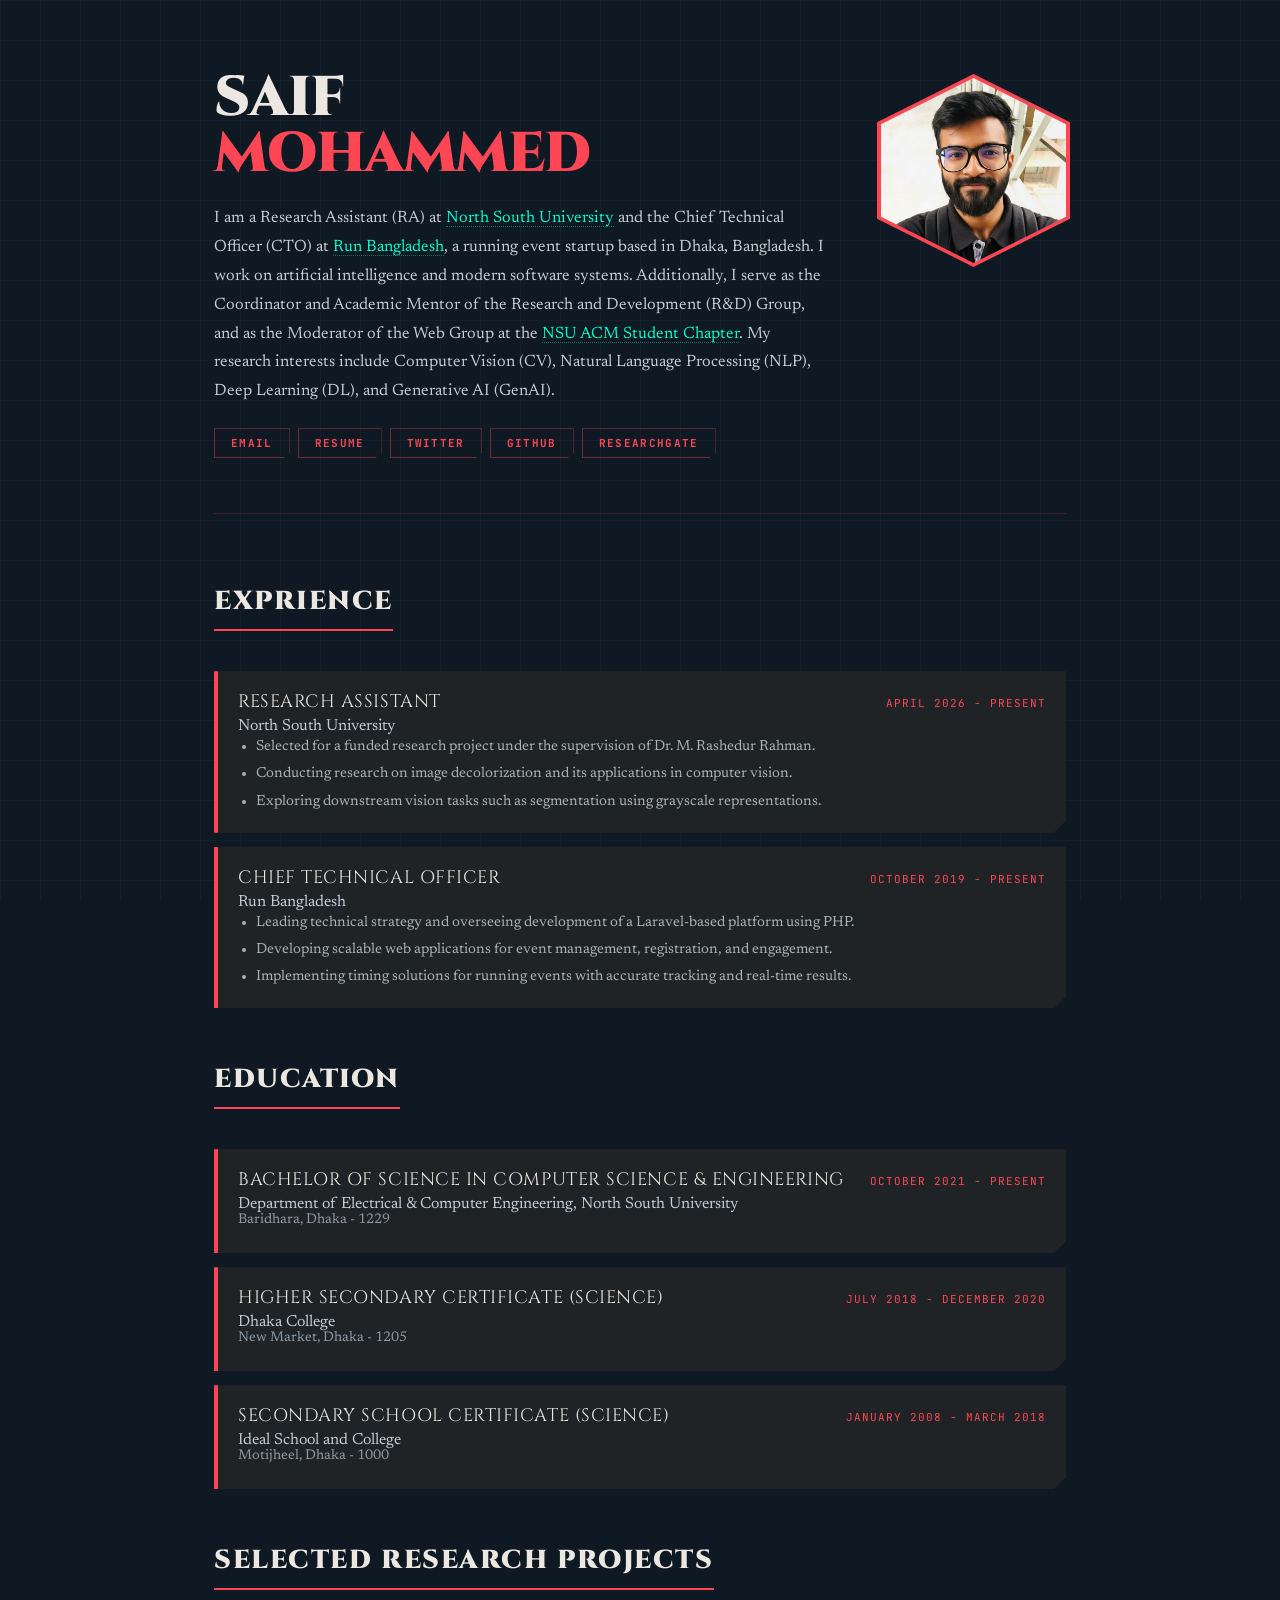
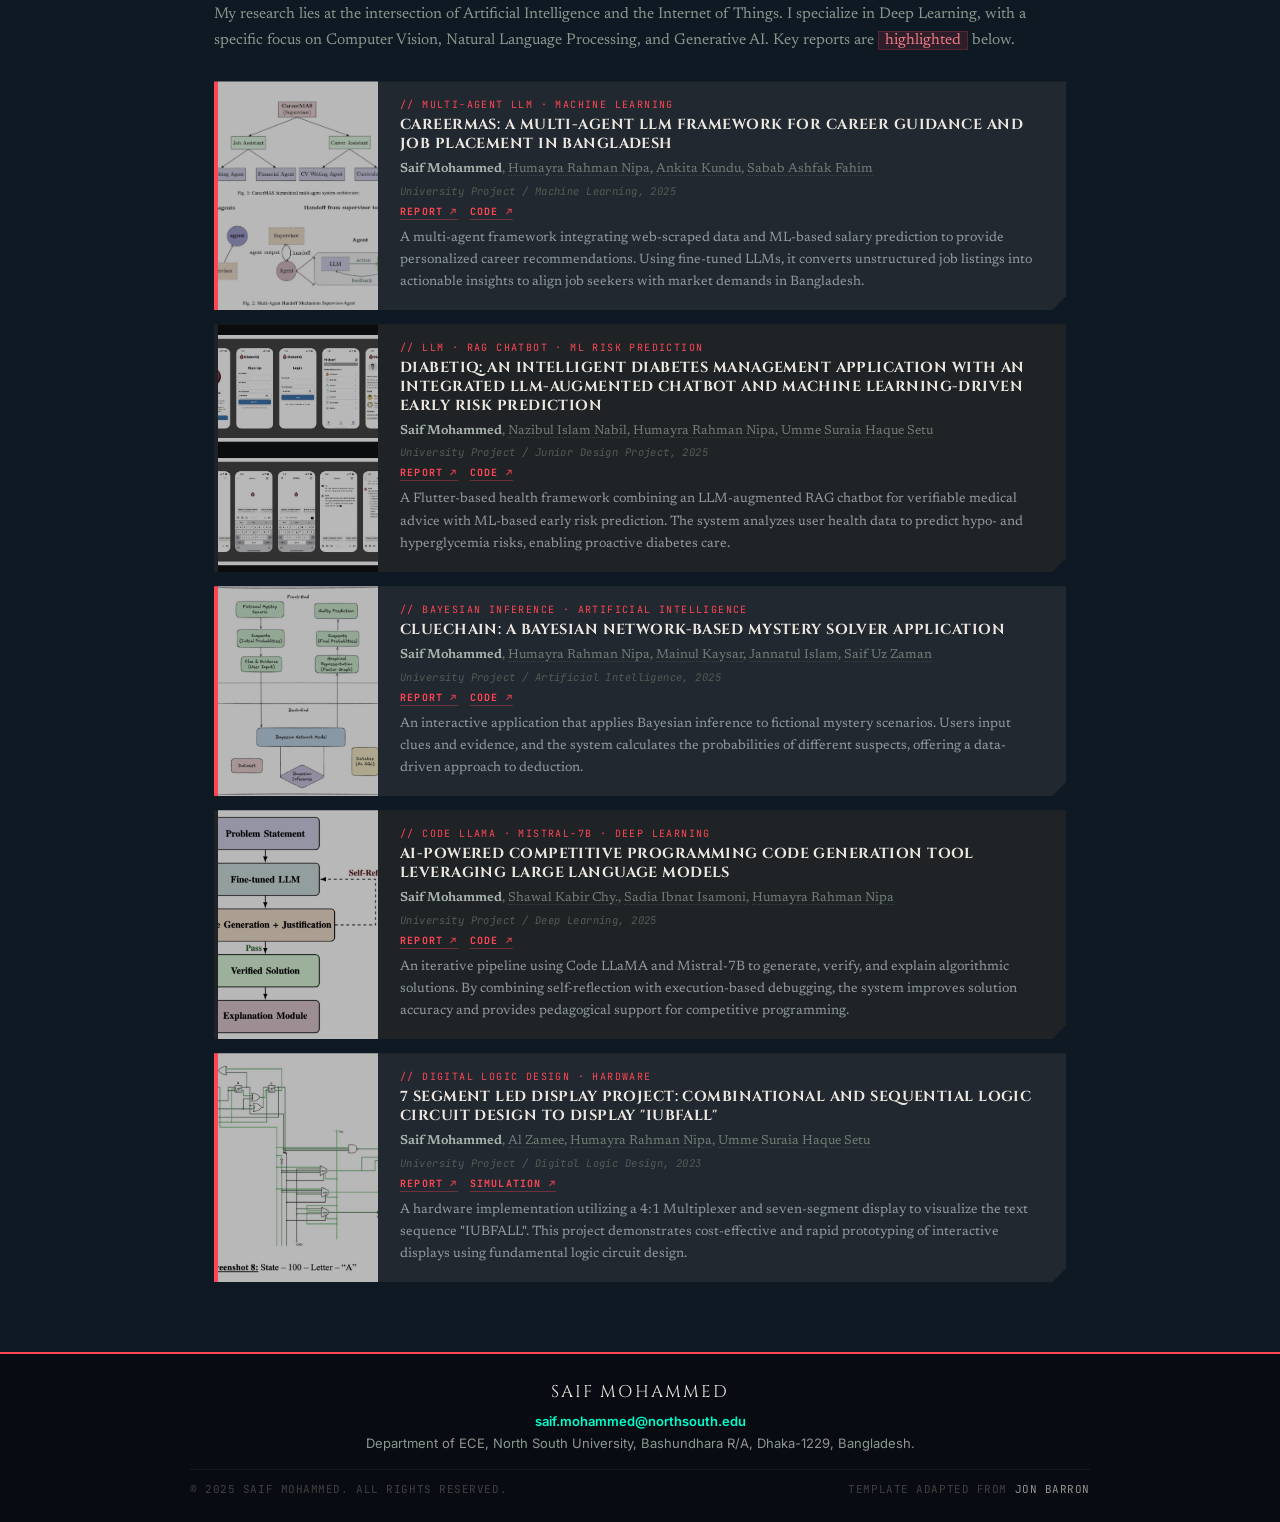
<file: index5.html>
<!DOCTYPE html>
<html lang="en">
<head>
<meta charset="UTF-8"/>
<meta name="viewport" content="width=device-width, initial-scale=1.0"/>
<title>Saif Mohammed</title>
<link rel="shortcut icon" href="images/favicon/favicon.ico" type="image/x-icon"/>
<link href="https://fonts.googleapis.com/css2?family=Cinzel:wght@400;600;700;900&family=Inter:wght@400;500;600;700;900&family=Newsreader:opsz,wght@6..72,400;6..72,500;6..72,600&family=JetBrains+Mono:wght@400;700&display=swap" rel="stylesheet"/>
<style>

/* =========================================================
   RESET & VARIABLES
   ========================================================= */
*, *::before, *::after { box-sizing: border-box; margin: 0; padding: 0; }

:root {
  /* Valorant Palette — carried from NSU ACM Technovation 3.0 */
  --val-red:    #ff4655;
  --val-dark:   #0f1923;
  --val-black:  #111111;
  --val-light:  #ece8e1;
  --val-grey:   #1f2326;
  --val-muted:  #8b978f;
  --radianite:  #00ffcc;

  /* Font Stack — same as Technovation page */
  --font-header: 'Trajan Pro', 'Cinzel', serif;   /* Display / Headers  */
  --font-serif:  'Newsreader', 'Charter', Georgia, serif; /* Body / Reading    */
  --font-sans:   'Inter', system-ui, sans-serif;  /* UI / Labels       */
  --font-mono:   'JetBrains Mono', monospace;     /* Tags / Code       */
}

html { scroll-behavior: smooth; }

body {
  font-family: var(--font-sans);
  background: var(--val-dark);
  color: var(--val-light);
  margin: 0;
  overflow-x: hidden;
}

/* =========================================================
   TACTICAL GRID BACKGROUND
   ========================================================= */
body::before {
  content: '';
  position: fixed; inset: 0; z-index: 0;
  background-image:
    linear-gradient(rgba(236, 232, 225, 0.03) 1px, transparent 1px),
    linear-gradient(90deg, rgba(236, 232, 225, 0.03) 1px, transparent 1px);
  background-size: 40px 40px;
  pointer-events: none;
}

/* =========================================================
   RADIANITE CUBE PARTICLES
   ========================================================= */
.radianite-particles {
  position: fixed; inset: 0; z-index: 0;
  pointer-events: none; overflow: hidden;
}
.cube {
  position: absolute; bottom: -50px;
  background: rgba(0, 255, 204, 0.07);
  border: 1px solid rgba(0, 255, 204, 0.22);
  box-shadow: 0 0 10px rgba(0, 255, 204, 0.12);
  animation: float-up linear infinite;
}
@keyframes float-up {
  0%   { transform: translateX(0) translateY(0) scale(0.5) rotate(0deg); opacity: 0; }
  20%  { opacity: 0.8; }
  80%  { opacity: 0.8; }
  100% { transform: translateX(var(--dx)) translateY(-100vh) scale(1.5) rotate(360deg); opacity: 0; }
}

/* =========================================================
   SITE WRAPPER & LAYOUT
   ========================================================= */
.site-wrapper {
  position: relative;
  z-index: 1;
  max-width: 900px;
  margin: 0 auto;
  padding: 70px 24px 0;
}

/* =========================================================
   HERO / BIO SECTION
   ========================================================= */
.bio-section {
  display: flex;
  gap: 55px;
  align-items: flex-start;
  margin-bottom: 70px;
  padding-bottom: 55px;
  border-bottom: 1px solid rgba(255, 70, 85, 0.18);
}

.bio-text { flex: 1; }

.bio-eyebrow {
  font-family: var(--font-mono);
  font-size: 11px;
  color: var(--val-red);
  letter-spacing: 0.2em;
  text-transform: uppercase;
  display: block;
  margin-bottom: 14px;
}

.bio-name {
  font-family: var(--font-header);
  font-size: clamp(34px, 5.5vw, 56px);
  font-weight: 900;
  color: var(--val-light);
  line-height: 1;
  letter-spacing: -0.02em;
  text-transform: uppercase;
  margin-bottom: 22px;
}
.bio-name .name-first {
  color: var(--val-light);
}
.bio-name .name-second {
  color: var(--val-red);
}

.bio-intro {
  font-family: var(--font-serif);
  font-size: 16.5px;
  color: #c5cdd5;
  line-height: 1.75;
  margin-bottom: 22px;
}
.bio-intro a {
  color: var(--radianite);
  text-decoration: none;
  border-bottom: 1px dotted rgba(0, 255, 204, 0.4);
  transition: all 0.2s;
}
.bio-intro a:hover {
  color: #fff;
  border-bottom-color: rgba(255,255,255,0.6);
}

/* Interest Tags */
.interest-tags {
  display: flex;
  flex-wrap: wrap;
  gap: 7px;
  margin-bottom: 24px;
}
.interest-tag {
  font-family: var(--font-serif);
  font-size: 15px;
  color: var(--val-light);
  border: none;
  padding: 0;
  text-transform: none;
  letter-spacing: 0;
  clip-path: none;
  transition: all 0.2s;
  cursor: default;
  display: inline;
}
.interest-tag:hover {
  color: var(--val-light);
  border-color: transparent;
}

/* Profile Links */
.profile-links {
  display: flex;
  flex-wrap: wrap;
  gap: 8px;
}
.profile-links a {
  font-family: var(--font-mono);
  font-size: 11px;
  font-weight: 700;
  color: var(--val-red);
  text-decoration: none;
  text-transform: uppercase;
  letter-spacing: 0.12em;
  border: 1px solid rgba(255, 70, 85, 0.4);
  padding: 7px 16px;
  clip-path: polygon(0 0, 100% 0, 100% calc(100% - 6px), calc(100% - 6px) 100%, 0 100%);
  transition: all 0.25s ease;
  position: relative;
  overflow: hidden;
}
.profile-links a::before {
  content: '';
  position: absolute;
  inset: 0;
  background: var(--val-red);
  transform: scaleX(0);
  transform-origin: left;
  transition: transform 0.25s ease;
  z-index: -1;
}
.profile-links a:hover { color: var(--val-dark); }
.profile-links a:hover::before { transform: scaleX(1); }

/* =========================================================
   PROFILE PHOTO — HEXAGONAL FRAME
   ========================================================= */
.bio-photo-col {
  flex-shrink: 0;
  width: 185px;
  display: flex;
  flex-direction: column;
  align-items: center;
  gap: 14px;
  padding-top: 8px;
}

.photo-hex-frame {
  position: relative;
  width: 185px;
  height: 185px;
}
.photo-hex-ring {
  position: absolute;
  inset: -4px;
  background: var(--val-red);
  clip-path: polygon(50% 0%, 100% 25%, 100% 75%, 50% 100%, 0% 75%, 0% 25%);
  animation: pulse-ring 3s ease-in-out infinite alternate;
}
@keyframes pulse-ring {
  from { filter: drop-shadow(0 0 6px rgba(255, 70, 85, 0.5)); }
  to   { filter: drop-shadow(0 0 22px rgba(255, 70, 85, 0.9)); }
}
.bio-photo {
  position: relative;
  display: block;
  width: 185px;
  height: 185px;
  object-fit: cover;
  clip-path: polygon(50% 0%, 100% 25%, 100% 75%, 50% 100%, 0% 75%, 0% 25%);
}

/* =========================================================
   SECTION HEADER
   ========================================================= */
.section-header {
  margin-bottom: 28px;
}
.section-eyebrow {
  font-family: var(--font-mono);
  font-size: 11px;
  color: var(--val-red);
  letter-spacing: 0.2em;
  text-transform: uppercase;
  display: block;
  margin-bottom: 6px;
}
.section-title {
  font-family: var(--font-header);
  font-size: 26px;
  font-weight: 900;
  color: var(--val-light);
  text-transform: uppercase;
  letter-spacing: 0.06em;
  border-bottom: 2px solid var(--val-red);
  padding-bottom: 10px;
  display: inline-block;
  margin-bottom: 12px;
}
.section-desc {
  font-family: var(--font-serif);
  font-size: 15.5px;
  color: var(--val-muted);
  line-height: 1.65;
}
.section-desc .highlight {
  background: rgba(255, 70, 85, 0.13);
  color: #f07b85;
  padding: 1px 6px;
  font-style: normal;
  border: 1px solid rgba(255, 70, 85, 0.2);
}

/* =========================================================
   EXPERIENCE & EDUCATION ENTRIES
   ========================================================= */
.section-block {
  margin-bottom: 54px;
}
.entries-list {
  display: flex;
  flex-direction: column;
  gap: 14px;
}
.entry-card {
  background: var(--val-grey);
  border-left: 4px solid var(--val-red);
  padding: 18px 20px 16px;
  clip-path: polygon(0 0, 100% 0, 100% calc(100% - 12px), calc(100% - 12px) 100%, 0 100%);
  transition: transform 0.25s ease, background 0.25s ease;
}
.entry-card:hover {
  background: #272d35;
  transform: translateX(4px);
}
.entry-head {
  display: flex;
  justify-content: space-between;
  align-items: baseline;
  gap: 16px;
  flex-wrap: wrap;
  margin-bottom: 4px;
}
.entry-title {
  font-family: var(--font-header);
  font-size: 18px;
  color: var(--val-light);
  text-transform: uppercase;
  letter-spacing: 0.03em;
}
.entry-date {
  font-family: var(--font-mono);
  font-size: 11px;
  color: var(--val-red);
  letter-spacing: 0.09em;
  text-transform: uppercase;
}
.entry-org {
  font-family: var(--font-serif);
  font-size: 16px;
  color: #c5cdd5;
  margin-bottom: 1px;
}
.entry-location {
  font-family: var(--font-serif);
  font-size: 14px;
  color: #8f9aa3;
  margin-bottom: 10px;
}
.entry-bullets {
  margin-left: 18px;
  color: #a8b4ad;
}
.entry-bullets li {
  font-family: var(--font-serif);
  font-size: 14.5px;
  line-height: 1.6;
  margin-bottom: 4px;
}

/* =========================================================
   PROJECT CARDS
   ========================================================= */
.projects-list {
  display: flex;
  flex-direction: column;
  gap: 14px;
  margin-bottom: 30px;
}

.project-card {
  display: flex;
  background: var(--val-grey);
  position: relative;
  clip-path: polygon(0 0, 100% 0, 100% calc(100% - 14px), calc(100% - 14px) 100%, 0 100%);
  border-left: 4px solid transparent;
  transition: all 0.3s cubic-bezier(0.25, 0.8, 0.25, 1);
  overflow: hidden;
}
/* Hover shine */
.project-card::after {
  content: '';
  position: absolute; inset: 0;
  background: linear-gradient(135deg, transparent 88%, rgba(255, 70, 85, 0.07) 100%);
  pointer-events: none; opacity: 0; transition: opacity 0.3s;
}
/* Featured = highlighted projects from original (bgcolor="#ffffd0") */
.project-card.featured {
  border-left: 4px solid var(--val-red);
  background: #22282f;
}
.project-card:hover {
  background: #272d35;
  border-left: 4px solid var(--val-red);
  transform: translateX(6px);
}
.project-card:hover::after { opacity: 1; }

/* Thumbnail */
.project-thumb {
  width: 160px;
  min-width: 160px;
  overflow: hidden;
  background: #161c22;
}
.project-thumb img {
  width: 100%;
  height: 100%;
  object-fit: cover;
  display: block;
  filter: saturate(0.45) brightness(0.72);
  transition: filter 0.4s ease, transform 0.4s ease;
}
.project-card:hover .project-thumb img {
  filter: saturate(0.85) brightness(0.88);
  transform: scale(1.04);
}

/* Content */
.project-content {
  padding: 17px 22px;
  flex: 1;
  display: flex;
  flex-direction: column;
  gap: 5px;
  min-width: 0;
}

.project-category {
  font-family: var(--font-mono);
  font-size: 10px;
  color: var(--val-red);
  text-transform: uppercase;
  letter-spacing: 0.14em;
}

.project-title {
  font-family: var(--font-header);
  font-size: 14.5px;
  font-weight: 700;
  color: var(--val-light);
  line-height: 1.3;
  text-decoration: none;
  text-transform: uppercase;
  letter-spacing: 0.03em;
  transition: color 0.2s;
  display: block;
}
.project-title:hover { color: var(--val-red); }

.project-authors {
  font-family: var(--font-serif);
  font-size: 13px;
  color: #707d75;
  line-height: 1.5;
}
.project-authors strong {
  color: #a8b4ad;
  font-style: normal;
  font-weight: 600;
}
.project-authors a {
  color: #707d75;
  text-decoration: none;
  border-bottom: 1px dotted rgba(112, 125, 117, 0.3);
  transition: all 0.2s;
}
.project-authors a:hover {
  color: var(--radianite);
  border-bottom-color: var(--radianite);
}

.project-venue {
  font-family: var(--font-mono);
  font-size: 10.5px;
  color: #525c55;
  letter-spacing: 0.04em;
  font-style: italic;
}

.project-links {
  display: flex;
  gap: 12px;
  flex-wrap: wrap;
  margin-top: 2px;
}
.project-links a {
  font-family: var(--font-mono);
  font-size: 10px;
  font-weight: 700;
  color: var(--val-red);
  text-decoration: none;
  text-transform: uppercase;
  letter-spacing: 0.12em;
  border-bottom: 1px solid rgba(255, 70, 85, 0.35);
  padding-bottom: 1px;
  transition: all 0.2s;
}
.project-links a:hover {
  color: var(--val-light);
  border-bottom-color: rgba(236, 232, 225, 0.5);
}

.project-desc {
  font-family: var(--font-serif);
  font-size: 13.5px;
  color: #909aa0;
  line-height: 1.65;
  margin-top: 2px;
}

/* =========================================================
   BOTTOM BAR / FOOTER
   ========================================================= */
.bottom-bar {
  width: 100vw;
  position: relative;
  left: 50%;
  margin-left: -50vw;
  background: rgba(9, 13, 18, 0.97);
  border-top: 2px solid var(--val-red);
  padding: 26px 20px;
  text-align: center;
  margin-top: 70px;
  z-index: 2;
}
.bb-content {
  max-width: 900px;
  margin: 0 auto;
}
.bb-name {
  font-family: var(--font-header);
  font-size: 17px;
  color: var(--val-light);
  letter-spacing: 0.12em;
  text-transform: uppercase;
  margin-bottom: 7px;
}
.bb-contact {
  font-size: 13px;
  color: var(--val-muted);
  margin-bottom: 15px;
  line-height: 1.7;
}
.bb-contact a {
  color: var(--radianite);
  text-decoration: none;
  font-weight: 600;
}
.bb-contact a:hover { text-decoration: underline; }
.bb-copyright {
  font-family: var(--font-mono);
  font-size: 11px;
  color: #404040;
  border-top: 1px solid rgba(255, 255, 255, 0.05);
  padding-top: 12px;
  display: flex;
  justify-content: space-between;
  flex-wrap: wrap;
  gap: 8px;
  text-transform: uppercase;
  letter-spacing: 0.05em;
}
.bb-copyright span { color: var(--val-muted); }
.bb-copyright a {
  color: var(--val-muted);
  text-decoration: none;
}
.bb-copyright a:hover { color: var(--val-light); }

/* =========================================================
   CUSTOM SCROLLBAR
   ========================================================= */
::-webkit-scrollbar { width: 4px; }
::-webkit-scrollbar-track { background: var(--val-dark); }
::-webkit-scrollbar-thumb { background: var(--val-red); border-radius: 2px; }

/* =========================================================
   RESPONSIVE
   ========================================================= */
@media (max-width: 700px) {
  .site-wrapper { padding: 40px 16px 0; }
  .bio-section {
    flex-direction: column-reverse;
    align-items: center;
    gap: 30px;
    text-align: center;
  }
  .bio-photo-col { width: 150px; }
  .photo-hex-frame { width: 150px; height: 150px; }
  .photo-hex-ring { inset: -3px; }
  .bio-photo { width: 150px; height: 150px; }
  .interest-tags { justify-content: center; }
  .profile-links { justify-content: center; }
  .entry-head {
    flex-direction: column;
    align-items: flex-start;
    gap: 3px;
  }
  .project-card { flex-direction: column; }
  .project-thumb {
    width: 100%; min-width: unset;
    height: 130px;
  }
}

</style>
</head>
<body>

<!-- ============================================================
     RADIANITE CUBE PARTICLES
     ============================================================ -->
<div class="radianite-particles" id="particles"></div>

<div class="site-wrapper">

  <!-- ==========================================================
       BIO / HERO
       ========================================================== -->
  <section class="bio-section">

    <div class="bio-text">
      <!-- <span class="bio-eyebrow">// CSE Undergraduate &middot; North South University</span> -->
      <h1 class="bio-name"><span class="name-first">Saif</span><br/><span class="name-second">Mohammed</span></h1>

        <p class="bio-intro">
          I am a Research Assistant (RA) at 
          <a href="https://www.northsouth.edu/">North South University</a> and the Chief Technical Officer (CTO) at 
          <a href="https://runbangladesh.com/">Run Bangladesh</a>, a running event startup based in Dhaka, Bangladesh.
          I work on artificial intelligence and modern software systems. Additionally, I serve as the Coordinator and Academic Mentor of the Research and Development (R&amp;D) Group, and as the Moderator of the Web Group at the 
          <a href="https://nsusc.acm.org/">NSU ACM Student Chapter</a>. 
          My research interests include Computer Vision (CV), Natural Language Processing (NLP), Deep Learning (DL), and Generative AI (GenAI).
        </p>

      <div class="profile-links">
        <a href="mailto:saif.mohammed@northsouth.edu">Email</a>
        <a href="data/Saif Mohammed - Resume.pdf">Resume</a>
        <a href="https://x.com/nipunsaif" target="_blank">Twitter</a>
        <a href="https://github.com/nipunsaif/" target="_blank">Github</a>
        <a href="https://www.researchgate.net/profile/Saif-Mohammed-18" target="_blank">ResearchGate</a>
      </div>
    </div>

    <div class="bio-photo-col">
      <div class="photo-hex-frame">
        <div class="photo-hex-ring"></div>
        <img src="images/SaifM.jpeg" alt="Saif Mohammed" class="bio-photo"/>
      </div>
    </div>

  </section>

  <!-- ==========================================================
       EXPRIENCE
       ========================================================== -->
  <section class="section-block">
    <div class="section-header">
      <h2 class="section-title">Exprience</h2>
    </div>

    <div class="entries-list">
      <div class="entry-card">
        <div class="entry-head">
          <div class="entry-title">Research Assistant</div>
          <div class="entry-date">April 2026 - Present</div>
        </div>
        <div class="entry-org">North South University</div>
        <!-- <div class="entry-location">Baridhara, Dhaka - 1229</div> -->
        <ul class="entry-bullets">
          <li>Selected for a funded research project under the supervision of Dr. M. Rashedur Rahman.</li>
          <li>Conducting research on image decolorization and its applications in computer vision.</li>
          <li>Exploring downstream vision tasks such as segmentation using grayscale representations.</li>
        </ul>
      </div>

      <div class="entry-card">
        <div class="entry-head">
          <div class="entry-title">Chief Technical Officer</div>
          <div class="entry-date">October 2019 - Present</div>
        </div>
        <div class="entry-org">Run Bangladesh</div>
        <!-- <div class="entry-location">Rampura, Dhaka, Bangladesh</div> -->
        <ul class="entry-bullets">
          <li>Leading technical strategy and overseeing development of a Laravel-based platform using PHP.</li>
          <li>Developing scalable web applications for event management, registration, and engagement.</li>
          <li>Implementing timing solutions for running events with accurate tracking and real-time results.</li>
        </ul>
      </div>
    </div>
  </section>

  <!-- ==========================================================
       EDUCATION
       ========================================================== -->
  <section class="section-block">
    <div class="section-header">
      <h2 class="section-title">Education</h2>
    </div>

    <div class="entries-list">
      <div class="entry-card">
        <div class="entry-head">
          <div class="entry-title">Bachelor of Science in Computer Science &amp; Engineering</div>
          <div class="entry-date">October 2021 - Present</div>
        </div>
        <div class="entry-org">Department of Electrical &amp; Computer Engineering, North South University</div>
        <div class="entry-location">Baridhara, Dhaka - 1229</div>
      </div>

      <div class="entry-card">
        <div class="entry-head">
          <div class="entry-title">Higher Secondary Certificate (Science)</div>
          <div class="entry-date">July 2018 - December 2020</div>
        </div>
        <div class="entry-org">Dhaka College</div>
        <div class="entry-location">New Market, Dhaka - 1205</div>
      </div>

      <div class="entry-card">
        <div class="entry-head">
          <div class="entry-title">Secondary School Certificate (Science)</div>
          <div class="entry-date">January 2008 - March 2018</div>
        </div>
        <div class="entry-org">Ideal School and College</div>
        <div class="entry-location">Motijheel, Dhaka - 1000</div>
      </div>
    </div>
  </section>

  <!-- ==========================================================
       SELECTED RESEARCH PROJECTS
       ========================================================== -->
  <section>

    <div class="section-header">
      <h2 class="section-title">Selected Research Projects</h2>
      <p class="section-desc">
        My research lies at the intersection of Artificial Intelligence and the Internet of Things.
        I specialize in Deep Learning, with a specific focus on Computer Vision, Natural Language Processing,
        and Generative AI. Key reports are <span class="highlight">highlighted</span> below.
      </p>
    </div>

    <div class="projects-list">

      <!-- ── CareerMAS ── (featured / highlighted) -->
      <div class="project-card featured">
        <div class="project-thumb">
          <img src="images/CareerMAS.jpeg" alt="CareerMAS"/>
        </div>
        <div class="project-content">
          <div class="project-category">// Multi-Agent LLM &middot; Machine Learning</div>
          <a href="https://www.researchgate.net/publication/395334813_CareerMAS_A_Multi-Agent_LLM_Framework_for_Career_Guidance_and_Job_Placement_in_Bangladesh?channel=doi&linkId=68bd599283031f0e13f289ab&showFulltext=true"
             class="project-title" target="_blank">
            CareerMAS: A Multi-Agent LLM Framework for Career Guidance and Job Placement in Bangladesh
          </a>
          <div class="project-authors">
            <strong>Saif Mohammed</strong>,
            <a href="#">Humayra Rahman Nipa</a>,
            <a href="#">Ankita Kundu</a>,
            <a href="#">Sabab Ashfak Fahim</a>
          </div>
          <div class="project-venue">University Project / Machine Learning, 2025</div>
          <div class="project-links">
            <a href="https://www.researchgate.net/publication/395334813_CareerMAS_A_Multi-Agent_LLM_Framework_for_Career_Guidance_and_Job_Placement_in_Bangladesh?channel=doi&linkId=68bd599283031f0e13f289ab&showFulltext=true" target="_blank">Report ↗</a>
            <a href="https://github.com/nipunsaif/CareerMAS" target="_blank">Code ↗</a>
          </div>
          <div class="project-desc">
            A multi-agent framework integrating web-scraped data and ML-based salary prediction to provide personalized career recommendations. Using fine-tuned LLMs, it converts unstructured job listings into actionable insights to align job seekers with market demands in Bangladesh.
          </div>
        </div>
      </div>

      <!-- ── DiabetIQ ── -->
      <div class="project-card">
        <div class="project-thumb">
          <img src="images/DiabetIQ.jpeg" alt="DiabetIQ"/>
        </div>
        <div class="project-content">
          <div class="project-category">// LLM &middot; RAG Chatbot &middot; ML Risk Prediction</div>
          <a href="https://www.researchgate.net/publication/391479329_DiabetIQ_An_Intelligent_Diabetes_Management_Application_with_an_Integrated_LLM-Augmented_RAG_Chatbot_and_ML-Based_Risk_Early_Prediction"
             class="project-title" target="_blank">
            DiabetIQ: An Intelligent Diabetes Management Application with an Integrated LLM-Augmented Chatbot and Machine Learning-Driven Early Risk Prediction
          </a>
          <div class="project-authors">
            <strong>Saif Mohammed</strong>,
            <a href="#">Nazibul Islam Nabil</a>,
            <a href="#">Humayra Rahman Nipa</a>,
            <a href="#">Umme Suraia Haque Setu</a>
          </div>
          <div class="project-venue">University Project / Junior Design Project, 2025</div>
          <div class="project-links">
            <a href="https://www.researchgate.net/publication/391479329_DiabetIQ_An_Intelligent_Diabetes_Management_Application_with_an_Integrated_LLM-Augmented_RAG_Chatbot_and_ML-Based_Risk_Early_Prediction" target="_blank">Report ↗</a>
            <a href="https://github.com/nipunsaif/DiabetIQ" target="_blank">Code ↗</a>
          </div>
          <div class="project-desc">
            A Flutter-based health framework combining an LLM-augmented RAG chatbot for verifiable medical advice with ML-based early risk prediction. The system analyzes user health data to predict hypo- and hyperglycemia risks, enabling proactive diabetes care.
          </div>
        </div>
      </div>

      <!-- ── ClueChain ── (featured / highlighted) -->
      <div class="project-card featured">
        <div class="project-thumb">
          <img src="images/Clue.jpeg" alt="ClueChain"/>
        </div>
        <div class="project-content">
          <div class="project-category">// Bayesian Inference &middot; Artificial Intelligence</div>
          <a href="https://www.researchgate.net/publication/391453960_ClueChain_A_Bayesian_Network-Based_Mystery_Solver_Application"
             class="project-title" target="_blank">
            ClueChain: A Bayesian Network-Based Mystery Solver Application
          </a>
          <div class="project-authors">
            <strong>Saif Mohammed</strong>,
            <a href="#">Humayra Rahman Nipa</a>,
            <a href="#">Mainul Kaysar</a>,
            <a href="#">Jannatul Islam</a>,
            <a href="#">Saif Uz Zaman</a>
          </div>
          <div class="project-venue">University Project / Artificial Intelligence, 2025</div>
          <div class="project-links">
            <a href="https://www.researchgate.net/publication/391453960_ClueChain_A_Bayesian_Network-Based_Mystery_Solver_Application" target="_blank">Report ↗</a>
            <a href="https://github.com/nipunsaif/ClueChain" target="_blank">Code ↗</a>
          </div>
          <div class="project-desc">
            An interactive application that applies Bayesian inference to fictional mystery scenarios. Users input clues and evidence, and the system calculates the probabilities of different suspects, offering a data-driven approach to deduction.
          </div>
        </div>
      </div>

      <!-- ── AI CP Code Generation ── -->
      <div class="project-card">
        <div class="project-thumb">
          <img src="images/AI.jpeg" alt="AI-Powered CP Tool"/>
        </div>
        <div class="project-content">
          <div class="project-category">// Code LLaMA &middot; Mistral-7B &middot; Deep Learning</div>
          <a href="https://www.researchgate.net/publication/395178878_AI-Powered_Competitive_Programming_Code_Generation_Tool_Leveraging_Large_Language_Models"
             class="project-title" target="_blank">
            AI-Powered Competitive Programming Code Generation Tool Leveraging Large Language Models
          </a>
          <div class="project-authors">
            <strong>Saif Mohammed</strong>,
            <a href="#">Shawal Kabir Chy.</a>,
            <a href="#">Sadia Ibnat Isamoni</a>,
            <a href="#">Humayra Rahman Nipa</a>
          </div>
          <div class="project-venue">University Project / Deep Learning, 2025</div>
          <div class="project-links">
            <a href="https://www.researchgate.net/publication/395178878_AI-Powered_Competitive_Programming_Code_Generation_Tool_Leveraging_Large_Language_Models" target="_blank">Report ↗</a>
            <a href="https://github.com/nipunsaif/CodeLlama-FT" target="_blank">Code ↗</a>
          </div>
          <div class="project-desc">
            An iterative pipeline using Code LLaMA and Mistral-7B to generate, verify, and explain algorithmic solutions. By combining self-reflection with execution-based debugging, the system improves solution accuracy and provides pedagogical support for competitive programming.
          </div>
        </div>
      </div>

      <!-- ── 7-Segment LED ── (featured / highlighted) -->
      <div class="project-card featured">
        <div class="project-thumb">
          <img src="images/IUB.jpeg" alt="7-Segment LED Display"/>
        </div>
        <div class="project-content">
          <div class="project-category">// Digital Logic Design &middot; Hardware</div>
          <a href="https://www.researchgate.net/publication/367350642_Project_Report_on_Designing_a_Combinational_and_Sequential_Logic_Circuit_to_display_IUBFALL_in_a_Seven-Segment_Display"
             class="project-title" target="_blank">
            7 Segment LED Display Project: Combinational and Sequential Logic Circuit Design to display "IUBFALL"
          </a>
          <div class="project-authors">
            <strong>Saif Mohammed</strong>,
            <a href="#">Al Zamee</a>,
            <a href="#">Humayra Rahman Nipa</a>,
            <a href="#">Umme Suraia Haque Setu</a>
          </div>
          <div class="project-venue">University Project / Digital Logic Design, 2023</div>
          <div class="project-links">
            <a href="https://www.researchgate.net/publication/367350642_Project_Report_on_Designing_a_Combinational_and_Sequential_Logic_Circuit_to_display_IUBFALL_in_a_Seven-Segment_Display" target="_blank">Report ↗</a>
            <a href="https://github.com/nipunsaif/7-Segment-LED-Display-Project" target="_blank">Simulation ↗</a>
          </div>
          <div class="project-desc">
            A hardware implementation utilizing a 4:1 Multiplexer and seven-segment display to visualize the text sequence "IUBFALL". This project demonstrates cost-effective and rapid prototyping of interactive displays using fundamental logic circuit design.
          </div>
        </div>
      </div>

    </div>
  </section>

</div><!-- /site-wrapper -->

<!-- ==========================================================
     BOTTOM BAR / FOOTER
     ========================================================== -->
<footer class="bottom-bar">
  <div class="bb-content">
    <div class="bb-name">Saif Mohammed</div>
    <div class="bb-contact">
      <a href="mailto:saif.mohammed@northsouth.edu">saif.mohammed@northsouth.edu</a><br/>
      Department of ECE, North South University, Bashundhara R/A, Dhaka-1229, Bangladesh.
    </div>
    <div class="bb-copyright">
      <div>&copy; 2025 Saif Mohammed. All Rights Reserved.</div>
      <div>Template adapted from <span><a href="https://github.com/jonbarron/jonbarron_website" target="_blank">Jon Barron</a></span></div>
    </div>
  </div>
</footer>

<!-- ==========================================================
     RADIANITE PARTICLES SCRIPT
     ========================================================== -->
<script>
  const container = document.getElementById('particles');
  for (let i = 0; i < 18; i++) {
    const cube = document.createElement('div');
    cube.className = 'cube';
    const size = Math.random() * 28 + 8;
    cube.style.cssText = `
      left: ${Math.random() * 100}%;
      width: ${size}px;
      height: ${size}px;
      --dx: ${(Math.random() - 0.5) * 180}px;
      animation-duration: ${Math.random() * 10 + 8}s;
      animation-delay: ${Math.random() * 7}s;
    `;
    container.appendChild(cube);
  }
</script>

</body>
</html>
</file>
